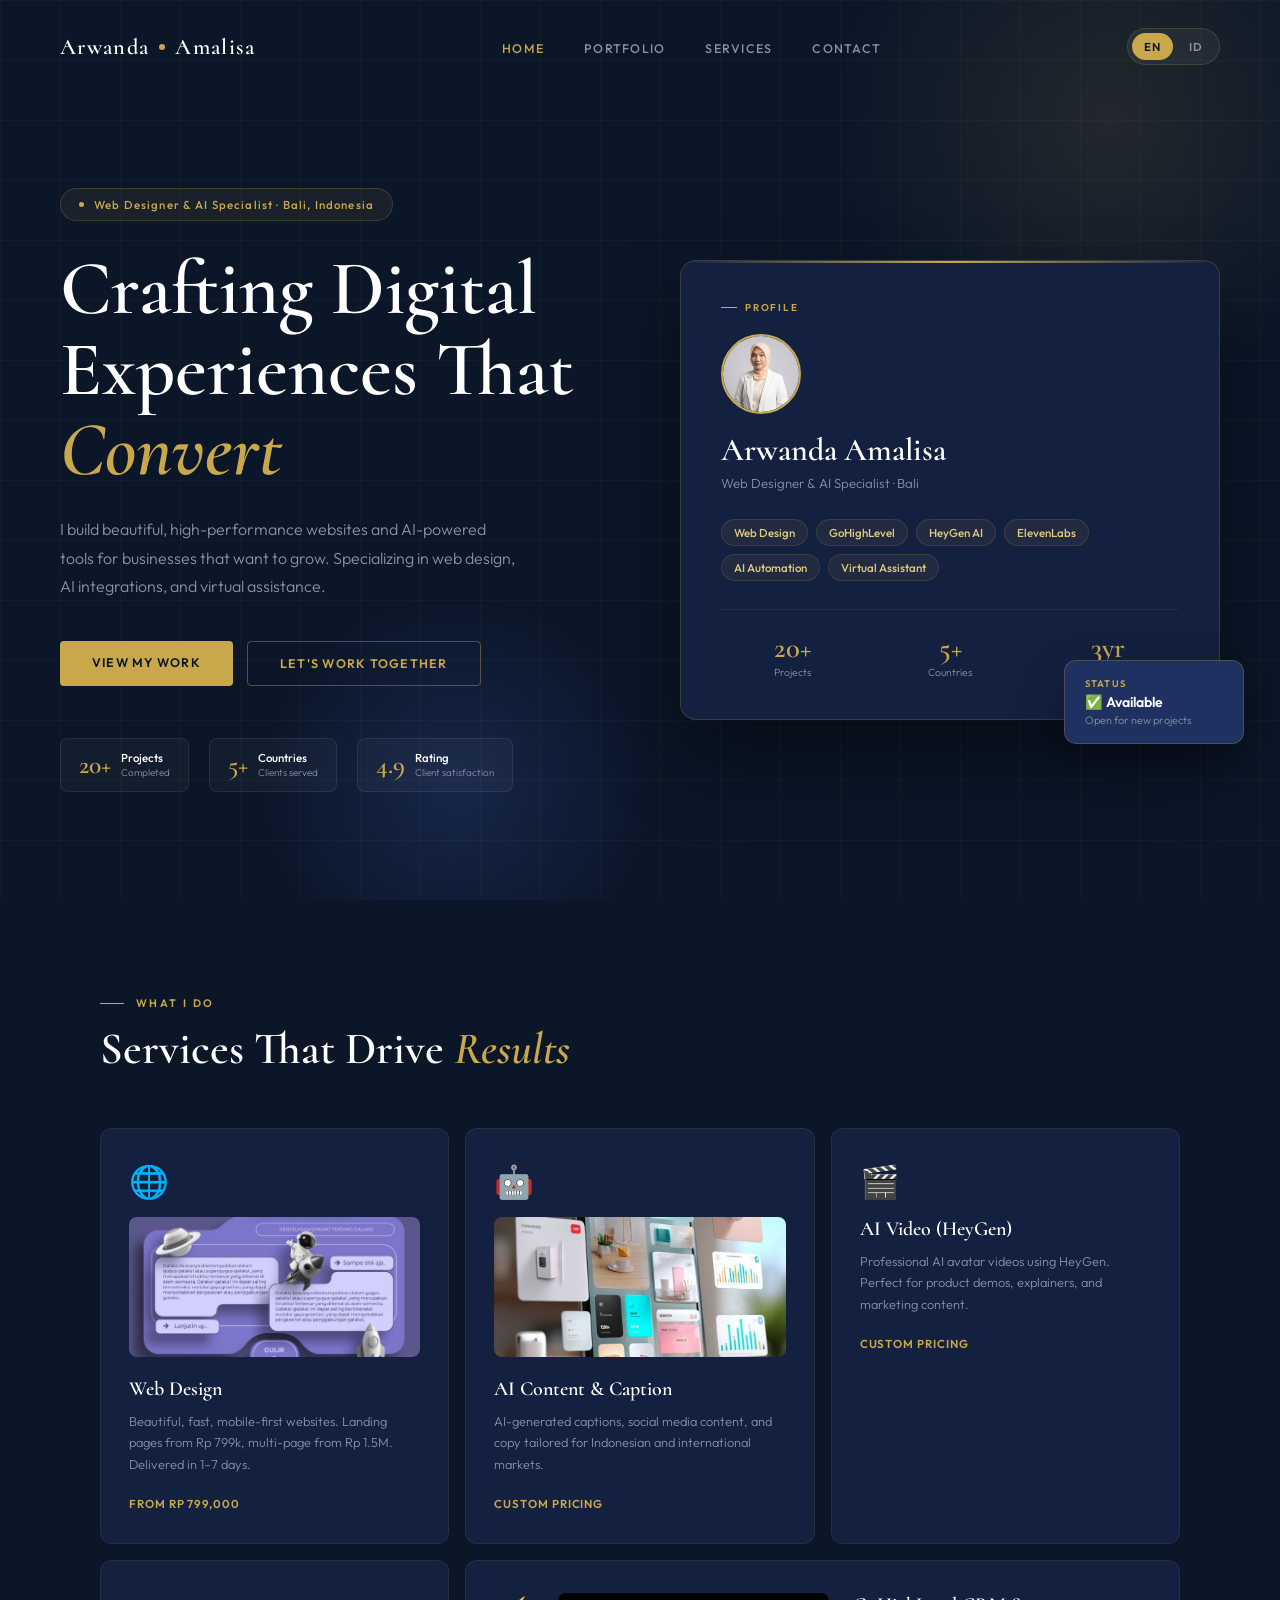
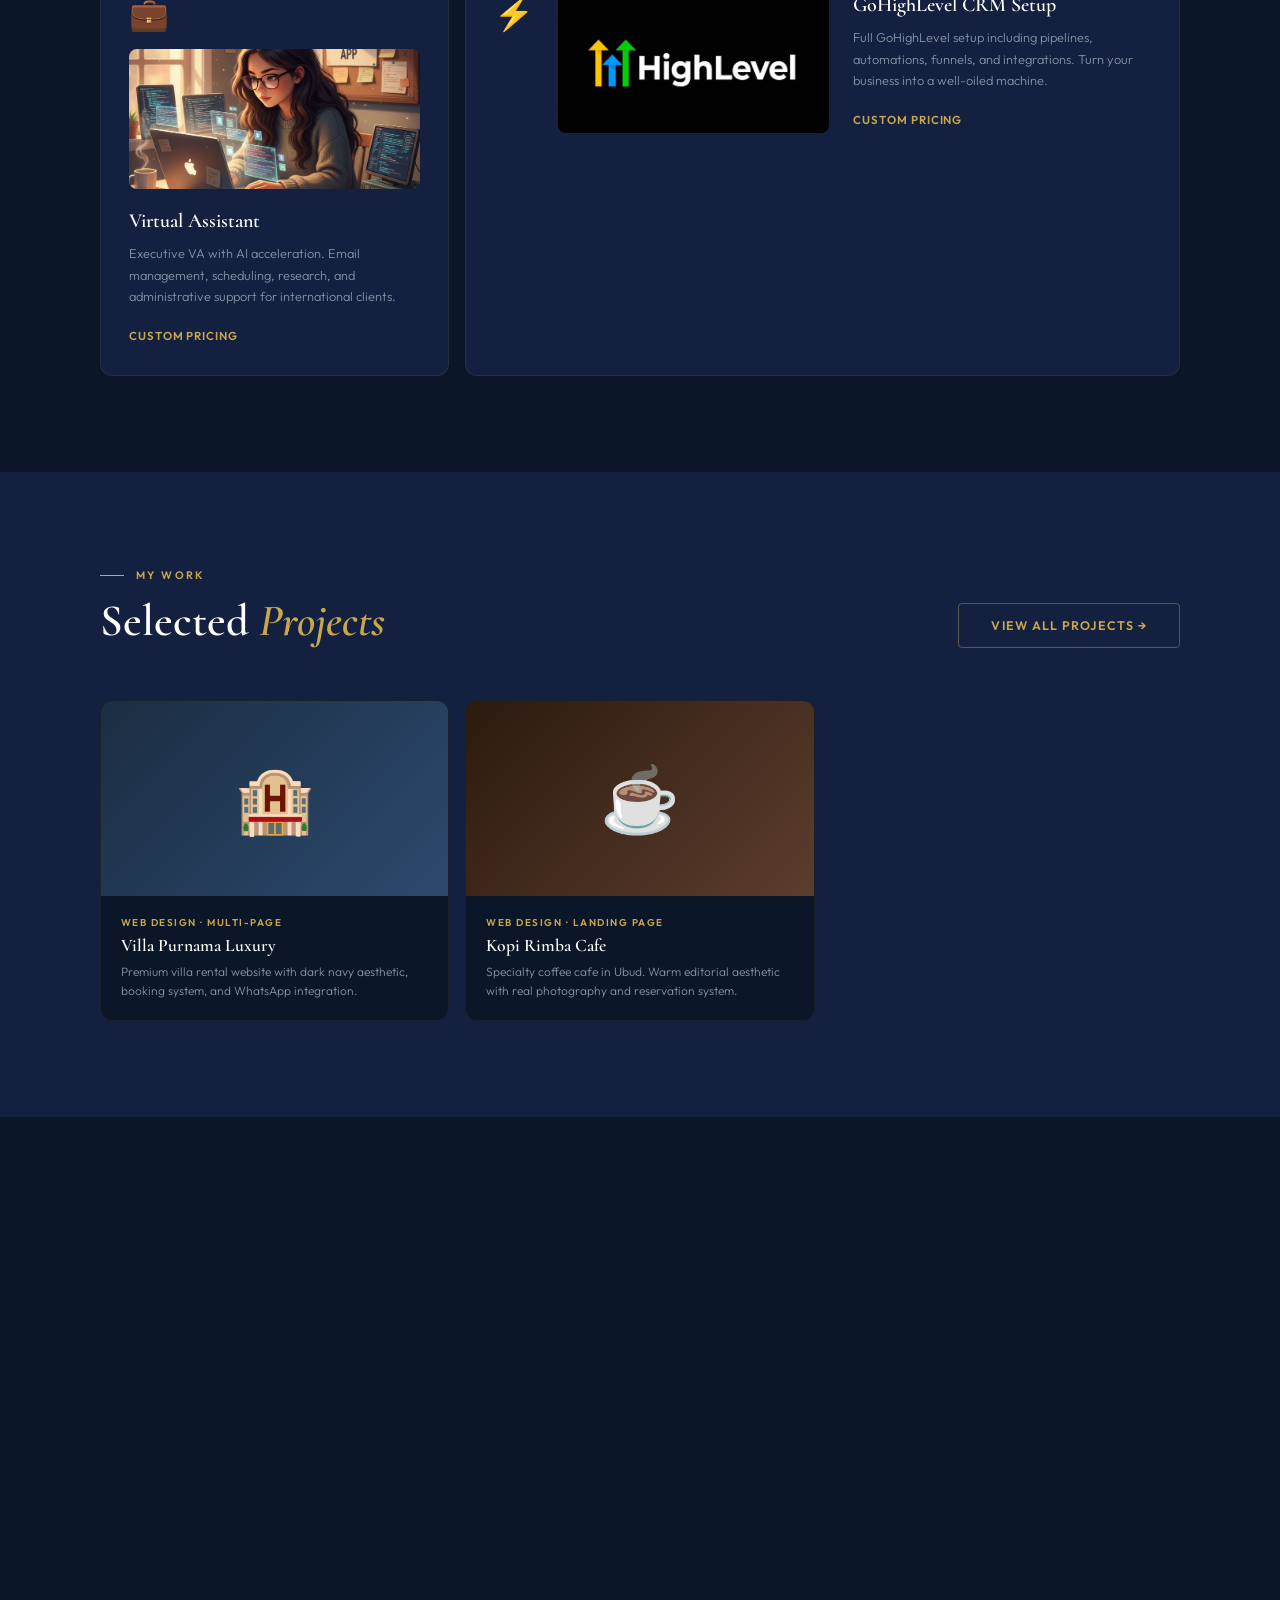
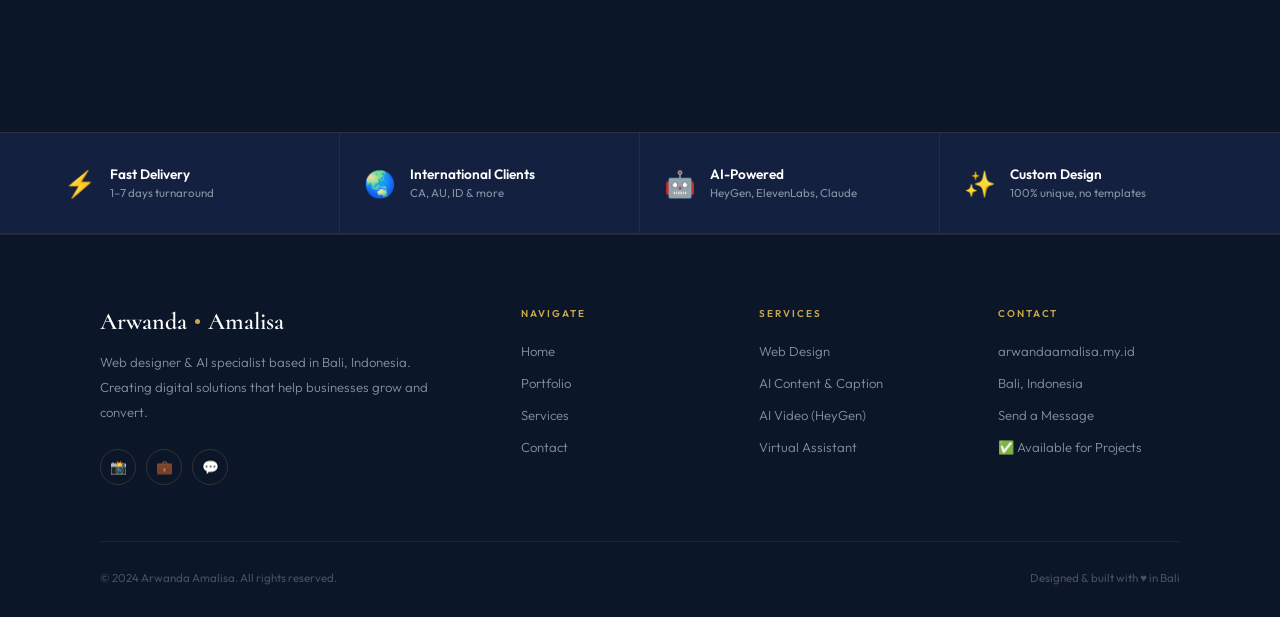
<file: index.html>
<!DOCTYPE html>
<html lang="en">
<head>
<meta charset="UTF-8">
<meta name="viewport" content="width=device-width, initial-scale=1.0">
<title>Arwanda Amalisa — Web Designer & AI Specialist</title>
<link rel="stylesheet" href="shared.css">
<style>
  /* HERO */
  .hero {
    min-height: 100vh;
    display: flex;
    align-items: center;
    position: relative;
    overflow: hidden;
    padding: 0 60px;
  }

  /* ANIMATED BG */
  .hero-bg {
    position: absolute;
    inset: 0;
    pointer-events: none;
  }

  .hero-bg::before {
    content: '';
    position: absolute;
    top: -20%; right: -10%;
    width: 600px; height: 600px;
    background: radial-gradient(circle, rgba(201,168,76,0.12) 0%, transparent 65%);
    animation: pulse 8s ease-in-out infinite;
  }

  .hero-bg::after {
    content: '';
    position: absolute;
    bottom: -10%; left: 20%;
    width: 400px; height: 400px;
    background: radial-gradient(circle, rgba(30,49,96,0.6) 0%, transparent 70%);
    animation: pulse 10s ease-in-out infinite reverse;
  }

  @keyframes pulse {
    0%, 100% { transform: scale(1); opacity: 1; }
    50% { transform: scale(1.1); opacity: 0.7; }
  }

  /* GRID LINES */
  .hero-grid {
    position: absolute;
    inset: 0;
    background-image:
      linear-gradient(rgba(201,168,76,0.04) 1px, transparent 1px),
      linear-gradient(90deg, rgba(201,168,76,0.04) 1px, transparent 1px);
    background-size: 60px 60px;
    pointer-events: none;
  }

  .hero-content {
    position: relative;
    z-index: 2;
    max-width: 1200px;
    margin: 0 auto;
    width: 100%;
    display: grid;
    grid-template-columns: 1fr 1fr;
    gap: 80px;
    align-items: center;
    padding-top: 80px;
  }

  .hero-left {}

  .hero-tag {
    display: inline-flex;
    align-items: center;
    gap: 10px;
    background: rgba(201,168,76,0.08);
    border: 1px solid rgba(201,168,76,0.2);
    color: var(--gold);
    padding: 8px 18px;
    border-radius: 100px;
    font-size: 0.72rem;
    font-weight: 500;
    letter-spacing: 0.1em;
    margin-bottom: 28px;
    animation: fadeUp 0.8s ease both;
  }

  .hero-tag-dot {
    width: 5px; height: 5px;
    background: var(--gold);
    border-radius: 50%;
    animation: blink 2s ease infinite;
  }

  @keyframes blink {
    0%, 100% { opacity: 1; }
    50% { opacity: 0.3; }
  }

  .hero-title {
    font-family: 'Cormorant', serif;
    font-size: clamp(3rem, 6vw, 5.5rem);
    font-weight: 600;
    line-height: 1.05;
    color: var(--white);
    margin-bottom: 24px;
    animation: fadeUp 0.8s 0.1s ease both;
  }

  .hero-title em { font-style: italic; color: var(--gold); }

  .hero-desc {
    font-size: 1rem;
    font-weight: 300;
    line-height: 1.8;
    color: var(--gray);
    max-width: 460px;
    margin-bottom: 40px;
    animation: fadeUp 0.8s 0.2s ease both;
  }

  .hero-cta {
    display: flex;
    gap: 14px;
    flex-wrap: wrap;
    animation: fadeUp 0.8s 0.3s ease both;
  }

  .hero-badges {
    display: flex;
    gap: 20px;
    margin-top: 52px;
    flex-wrap: wrap;
    animation: fadeUp 0.8s 0.4s ease both;
  }

  .h-badge {
    display: flex;
    align-items: center;
    gap: 10px;
    background: rgba(255,255,255,0.03);
    border: 1px solid rgba(255,255,255,0.08);
    padding: 12px 18px;
    border-radius: 8px;
    transition: border-color 0.3s;
  }

  .h-badge:hover { border-color: rgba(201,168,76,0.3); }

  .h-badge-num {
    font-family: 'Cormorant', serif;
    font-size: 1.6rem;
    font-weight: 600;
    color: var(--gold);
    line-height: 1;
  }

  .h-badge-text { font-size: 0.72rem; font-weight: 500; color: var(--white); line-height: 1.3; }
  .h-badge-sub { font-size: 0.62rem; font-weight: 300; color: var(--gray); }

  /* HERO RIGHT — VISUAL */
  .hero-right {
    position: relative;
    animation: fadeUp 0.8s 0.2s ease both;
  }

  .hero-card-main {
    background: var(--navy-mid);
    border: 1px solid rgba(201,168,76,0.2);
    border-radius: 16px;
    padding: 40px;
    position: relative;
    overflow: hidden;
    box-shadow: 0 40px 80px rgba(0,0,0,0.4);
  }

  .hero-card-main::before {
    content: '';
    position: absolute;
    top: 0; left: 0; right: 0;
    height: 2px;
    background: linear-gradient(to right, transparent, var(--gold), transparent);
  }

  .hcm-label {
    font-size: 0.62rem;
    font-weight: 600;
    letter-spacing: 0.18em;
    text-transform: uppercase;
    color: var(--gold);
    margin-bottom: 20px;
    display: flex;
    align-items: center;
    gap: 8px;
  }

  .hcm-label::before { content: ''; width: 16px; height: 1px; background: var(--gold); }

  .hcm-name {
    font-family: 'Cormorant', serif;
    font-size: 2rem;
    font-weight: 600;
    color: var(--white);
    margin-bottom: 6px;
  }

  .hcm-title {
    font-size: 0.82rem;
    font-weight: 300;
    color: var(--gray);
    margin-bottom: 28px;
  }

  .hcm-skills {
    display: flex;
    flex-wrap: wrap;
    gap: 8px;
    margin-bottom: 28px;
  }

  .hcm-skill {
    background: rgba(201,168,76,0.08);
    border: 1px solid rgba(201,168,76,0.15);
    color: var(--gold-light);
    padding: 5px 12px;
    border-radius: 100px;
    font-size: 0.72rem;
    font-weight: 500;
  }

  .hcm-divider {
    height: 1px;
    background: rgba(255,255,255,0.06);
    margin-bottom: 24px;
  }

  .hcm-stats {
    display: grid;
    grid-template-columns: repeat(3, 1fr);
    gap: 16px;
  }

  .hcm-stat { text-align: center; }
  .hcm-stat-num { font-family: 'Cormorant', serif; font-size: 1.8rem; font-weight: 600; color: var(--gold); line-height: 1; }
  .hcm-stat-label { font-size: 0.65rem; font-weight: 300; color: var(--gray); margin-top: 4px; }

  .hero-card-float {
    position: absolute;
    bottom: -24px; right: -24px;
    background: var(--navy-light);
    border: 1px solid rgba(201,168,76,0.25);
    border-radius: 12px;
    padding: 16px 20px;
    box-shadow: 0 20px 48px rgba(0,0,0,0.3);
    min-width: 180px;
  }

  .hcf-label { font-size: 0.6rem; font-weight: 600; letter-spacing: 0.12em; text-transform: uppercase; color: var(--gold); margin-bottom: 4px; }
  .hcf-value { font-weight: 600; font-size: 0.88rem; color: var(--white); }
  .hcf-sub { font-size: 0.68rem; font-weight: 300; color: var(--gray); margin-top: 2px; }

  /* SERVICES PREVIEW */
  .services-preview { background: var(--navy); }

  .services-grid {
    display: grid;
    grid-template-columns: repeat(3, 1fr);
    gap: 16px;
    margin-top: 52px;
  }

  .service-card {
    background: var(--navy-mid);
    border: 1px solid rgba(201,168,76,0.1);
    border-radius: 12px;
    padding: 32px 28px;
    transition: all 0.3s ease;
    position: relative;
    overflow: hidden;
    cursor: pointer;
    text-decoration: none;
    display: block;
    color: inherit;
  }

  .service-card::before {
    content: '';
    position: absolute;
    top: 0; left: 0; right: 0;
    height: 2px;
    background: linear-gradient(to right, var(--gold), transparent);
    transform: scaleX(0);
    transform-origin: left;
    transition: transform 0.4s ease;
  }

  .service-card:hover { border-color: rgba(201,168,76,0.3); transform: translateY(-4px); box-shadow: 0 20px 48px rgba(0,0,0,0.3); }
  .service-card:hover::before { transform: scaleX(1); }

  .sc-icon { font-size: 2rem; margin-bottom: 16px; }
  .sc-name { font-family: 'Cormorant', serif; font-size: 1.25rem; font-weight: 600; color: var(--white); margin-bottom: 10px; }
  .sc-desc { font-size: 0.8rem; font-weight: 300; color: var(--gray); line-height: 1.7; margin-bottom: 20px; }
  .sc-price { font-size: 0.72rem; font-weight: 600; color: var(--gold); letter-spacing: 0.08em; text-transform: uppercase; }

  /* PORTFOLIO PREVIEW */
  .portfolio-preview { background: var(--navy-mid); }

  .portfolio-grid {
    display: grid;
    grid-template-columns: repeat(3, 1fr);
    gap: 16px;
    margin-top: 52px;
  }

  .portfolio-card {
    background: var(--navy);
    border: 1px solid rgba(201,168,76,0.08);
    border-radius: 12px;
    overflow: hidden;
    transition: all 0.3s;
    cursor: pointer;
  }

  .portfolio-card:hover { border-color: rgba(201,168,76,0.25); transform: translateY(-4px); box-shadow: 0 20px 48px rgba(0,0,0,0.4); }

  .pc-img {
    width: 100%; aspect-ratio: 16/9;
    display: flex; align-items: center; justify-content: center;
    font-size: 4rem;
    position: relative;
    overflow: hidden;
  }

  .pc1 { background: linear-gradient(135deg, #1B2D42, #2C4A6E); }
  .pc2 { background: linear-gradient(135deg, #2C1A0E, #5C3D2E); }
  .pc3 { background: linear-gradient(135deg, #1A2C1A, #2D6A4F); }

  .pc-overlay {
    position: absolute;
    inset: 0;
    background: rgba(11,22,40,0.6);
    display: flex;
    align-items: center;
    justify-content: center;
    opacity: 0;
    transition: opacity 0.3s;
  }

  .portfolio-card:hover .pc-overlay { opacity: 1; }

  .pc-view {
    background: var(--gold);
    color: var(--navy);
    padding: 10px 20px;
    border-radius: 4px;
    font-size: 0.72rem;
    font-weight: 700;
    letter-spacing: 0.1em;
    text-transform: uppercase;
  }

  .pc-body { padding: 20px; }

  .pc-tag { font-size: 0.62rem; font-weight: 600; letter-spacing: 0.15em; text-transform: uppercase; color: var(--gold); margin-bottom: 6px; }
  .pc-name { font-family: 'Cormorant', serif; font-size: 1.1rem; font-weight: 600; color: var(--white); margin-bottom: 6px; }
  .pc-desc { font-size: 0.75rem; font-weight: 300; color: var(--gray); line-height: 1.6; }

  /* TESTIMONIAL */
  .testimonial-section { background: var(--navy); }

  .t-card {
    background: var(--navy-mid);
    border: 1px solid rgba(201,168,76,0.1);
    border-radius: 12px;
    padding: 36px;
    transition: all 0.3s;
  }

  .t-card:hover { border-color: rgba(201,168,76,0.25); }

  .t-stars { color: var(--gold); font-size: 0.85rem; margin-bottom: 16px; }
  .t-text { font-family: 'Cormorant', serif; font-size: 1rem; font-style: italic; line-height: 1.8; color: rgba(255,255,255,0.75); margin-bottom: 24px; }
  .t-author { display: flex; align-items: center; gap: 12px; }
  .t-avatar { width: 44px; height: 44px; border-radius: 50%; border: 1px solid rgba(201,168,76,0.3); display: flex; align-items: center; justify-content: center; font-size: 1.1rem; background: var(--navy-light); }
  .t-name { font-weight: 600; font-size: 0.85rem; color: var(--white); }
  .t-role { font-size: 0.72rem; font-weight: 300; color: var(--gray); margin-top: 2px; }

  .t-grid {
    display: grid;
    grid-template-columns: repeat(3, 1fr);
    gap: 16px;
    margin-top: 52px;
  }

  @keyframes fadeUp {
    from { opacity: 0; transform: translateY(32px); }
    to { opacity: 1; transform: translateY(0); }
  }

  @media (max-width: 768px) {
    .hero { padding: 0 20px; }
    .hero-content { grid-template-columns: 1fr; gap: 48px; padding-top: 100px; }
    .hero-right { display: none; }
    .services-grid { grid-template-columns: 1fr; }
    .portfolio-grid { grid-template-columns: 1fr; }
    .t-grid { grid-template-columns: 1fr; }
    .hero-badges { gap: 12px; }
  }
</style>
</head>
<body>

<!-- NAV -->
<nav id="nav">
  <a href="index.html" class="nav-logo">Arwanda <span class="nav-logo-dot"></span> Amalisa</a>
  <ul class="nav-links">
    <li><a href="index.html" class="active" data-en="Home" data-id="Beranda">Home</a></li>
    <li><a href="portfolio.html" data-en="Portfolio" data-id="Portfolio">Portfolio</a></li>
    <li><a href="services.html" data-en="Services" data-id="Layanan">Services</a></li>
    <li><a href="contact.html" data-en="Contact" data-id="Kontak">Contact</a></li>
  </ul>
  <div class="nav-lang">
    <button class="lang-btn" data-lang="en">EN</button>
    <button class="lang-btn" data-lang="id">ID</button>
  </div>
</nav>

<!-- HERO -->
<section class="hero">
  <div class="hero-bg"></div>
  <div class="hero-grid"></div>
  <div class="hero-content">
    <div class="hero-left">
      <div class="hero-tag">
        <span class="hero-tag-dot"></span>
        <span data-en="Web Designer & AI Specialist · Bali, Indonesia" data-id="Web Designer & AI Specialist · Bali, Indonesia">Web Designer & AI Specialist · Bali, Indonesia</span>
      </div>
      <h1 class="hero-title" data-en="Crafting Digital<br>Experiences That <em>Convert</em>" data-id="Website & AI Tools<br>yang <em>Menghasilkan</em>">
        Crafting Digital<br>Experiences That <em>Convert</em>
      </h1>
      <p class="hero-desc" data-en="I build beautiful, high-performance websites and AI-powered tools for businesses that want to grow. Specializing in web design, AI integrations, and virtual assistance." data-id="Saya membangun website profesional dan tools berbasis AI untuk bisnis yang ingin berkembang. Spesialis web design, integrasi AI, dan virtual assistant.">
        I build beautiful, high-performance websites and AI-powered tools for businesses that want to grow. Specializing in web design, AI integrations, and virtual assistance.
      </p>
      <div class="hero-cta">
        <a href="portfolio.html" class="btn-gold" data-en="View My Work" data-id="Lihat Portfolio">View My Work</a>
        <a href="contact.html" class="btn-outline" data-en="Let's Work Together" data-id="Hubungi Saya">Let's Work Together</a>
      </div>
      <div class="hero-badges">
        <div class="h-badge">
          <div class="h-badge-num">20+</div>
          <div><div class="h-badge-text" data-en="Projects" data-id="Proyek">Projects</div><div class="h-badge-sub" data-en="Completed" data-id="Selesai">Completed</div></div>
        </div>
        <div class="h-badge">
          <div class="h-badge-num">5+</div>
          <div><div class="h-badge-text" data-en="Countries" data-id="Negara">Countries</div><div class="h-badge-sub" data-en="Clients served" data-id="Klien dilayani">Clients served</div></div>
        </div>
        <div class="h-badge">
          <div class="h-badge-num">4.9</div>
          <div><div class="h-badge-text" data-en="Rating" data-id="Rating">Rating</div><div class="h-badge-sub" data-en="Client satisfaction" data-id="Kepuasan klien">Client satisfaction</div></div>
        </div>
      </div>
    </div>
    <div class="hero-right">
      <div class="hero-card-main">
        <div class="hcm-label">Profile</div>
        <img src="photo wanda.jpeg" alt="Arwanda Amalisa" style="width:80px;height:80px;border-radius:50%;object-fit:cover;border:2px solid #C9A84C;display:block;margin-bottom:16px;">
        <div class="hcm-name">Arwanda Amalisa</div>
        <div class="hcm-title" data-en="Web Designer & AI Specialist · Bali" data-id="Web Designer & AI Specialist · Bali">Web Designer & AI Specialist · Bali</div>
        <div class="hcm-skills">
          <span class="hcm-skill">Web Design</span>
          <span class="hcm-skill">GoHighLevel</span>
          <span class="hcm-skill">HeyGen AI</span>
          <span class="hcm-skill">ElevenLabs</span>
          <span class="hcm-skill">AI Automation</span>
          <span class="hcm-skill">Virtual Assistant</span>
        </div>
        <div class="hcm-divider"></div>
        <div class="hcm-stats">
          <div class="hcm-stat"><div class="hcm-stat-num">20+</div><div class="hcm-stat-label" data-en="Projects" data-id="Proyek">Projects</div></div>
          <div class="hcm-stat"><div class="hcm-stat-num">5+</div><div class="hcm-stat-label" data-en="Countries" data-id="Negara">Countries</div></div>
          <div class="hcm-stat"><div class="hcm-stat-num">3yr</div><div class="hcm-stat-label" data-en="Experience" data-id="Pengalaman">Experience</div></div>
        </div>
      </div>
      <div class="hero-card-float">
        <div class="hcf-label" data-en="Status" data-id="Status">Status</div>
        <div class="hcf-value">✅ <span data-en="Available" data-id="Tersedia">Available</span></div>
        <div class="hcf-sub" data-en="Open for new projects" data-id="Terbuka untuk proyek baru">Open for new projects</div>
      </div>
    </div>
  </div>
</section>

<!-- SERVICES PREVIEW -->
<section class="services-preview">
  <div class="container">
    <div class="section-label fade-up" data-en="What I Do" data-id="Layanan Saya">What I Do</div>
    <h2 class="section-title fade-up" data-en="Services That Drive <em>Results</em>" data-id="Solusi Digital yang <em>Menghasilkan</em>">Services That Drive <em>Results</em></h2>
    <div class="services-grid">
      <a href="services.html" class="service-card fade-up">
        <div class="sc-icon">🌐</div>
<img src="web - design.jpg" alt="Web Design" style="width:100%;height:140px;object-fit:cover;border-radius:8px;margin-bottom:16px;">
        <div class="sc-name" data-en="Web Design" data-id="Web Design">Web Design</div>
        <p class="sc-desc" data-en="Beautiful, fast, mobile-first websites. Landing pages from Rp 799k, multi-page from Rp 1.5M. Delivered in 1–7 days." data-id="Website cantik, cepat, dan mobile-first. Landing page mulai Rp 799k, multi-page mulai Rp 1,5jt. Selesai dalam 1–7 hari.">Beautiful, fast, mobile-first websites. Landing pages from Rp 799k, multi-page from Rp 1.5M. Delivered in 1–7 days.</p>
        <div class="sc-price" data-en="From Rp 799,000" data-id="Mulai Rp 799.000">From Rp 799,000</div>
      </a>
      <a href="services.html" class="service-card fade-up">
        <div class="sc-icon">🤖</div>
<img src="al content caption.jpg" alt="Al Content & Caption" style="width:100%;height:140px;object-fit:cover;border-radius:8px;margin-bottom:16px;">
        <div class="sc-name" data-en="AI Content & Caption" data-id="AI Konten & Caption">AI Content & Caption</div>
        <p class="sc-desc" data-en="AI-generated captions, social media content, and copy tailored for Indonesian and international markets." data-id="Caption berbasis AI, konten media sosial, dan copywriting untuk pasar Indonesia dan internasional.">AI-generated captions, social media content, and copy tailored for Indonesian and international markets.</p>
        <div class="sc-price" data-en="Custom Pricing" data-id="Harga Menyesuaikan">Custom Pricing</div>
      </a>
      <a href="services.html" class="service-card fade-up">
        <div class="sc-icon">🎬</div>
        <div class="sc-name" data-en="AI Video (HeyGen)" data-id="AI Video (HeyGen)">AI Video (HeyGen)</div>
        <p class="sc-desc" data-en="Professional AI avatar videos using HeyGen. Perfect for product demos, explainers, and marketing content." data-id="Video AI avatar profesional menggunakan HeyGen. Cocok untuk demo produk, explainer, dan konten marketing.">Professional AI avatar videos using HeyGen. Perfect for product demos, explainers, and marketing content.</p>
        <div class="sc-price" data-en="Custom Pricing" data-id="Harga Menyesuaikan">Custom Pricing</div>
      </a>
      <a href="services.html" class="service-card fade-up">
        <div class="sc-icon">💼</div>
        <img src="virtual assisatant.jpg" alt="Virtual Assistant" style="width:100%;height:140px;object-fit:cover;border-radius:8px;margin-bottom:16px;">
        <div class="sc-name" data-en="Virtual Assistant" data-id="Virtual Assistant">Virtual Assistant</div>
        <p class="sc-desc" data-en="Executive VA with AI acceleration. Email management, scheduling, research, and administrative support for international clients." data-id="VA eksekutif dengan akselerasi AI. Manajemen email, penjadwalan, riset, dan dukungan administratif untuk klien internasional.">Executive VA with AI acceleration. Email management, scheduling, research, and administrative support.</p>
        <div class="sc-price" data-en="Custom Pricing" data-id="Harga Menyesuaikan">Custom Pricing</div>
      </a>
      <a href="services.html" class="service-card fade-up" style="grid-column: span 2;">
        <div style="display:flex;gap:24px;align-items:flex-start;">
          <div class="sc-icon">⚡</div>
          <img src="gohighlevel.jpg" alt="GoHighLevel" style="width:100%;height:140px;object-fit:cover;border-radius:8px;margin-bottom:16px;">
          <div>
            <div class="sc-name" data-en="GoHighLevel CRM Setup" data-id="Setup GoHighLevel CRM">GoHighLevel CRM Setup</div>
            <p class="sc-desc" data-en="Full GoHighLevel setup including pipelines, automations, funnels, and integrations. Turn your business into a well-oiled machine." data-id="Setup GoHighLevel lengkap termasuk pipeline, automasi, funnel, dan integrasi. Ubah bisnis Anda menjadi mesin yang efisien.">Full GoHighLevel setup including pipelines, automations, funnels, and integrations. Turn your business into a well-oiled machine.</p>
            <div class="sc-price" data-en="Custom Pricing" data-id="Harga Menyesuaikan">Custom Pricing</div>
          </div>
        </div>
      </a>
    </div>
  </div>
</section>

<!-- PORTFOLIO PREVIEW -->
<section class="portfolio-preview">
  <div class="container">
    <div style="display:flex;justify-content:space-between;align-items:flex-end;margin-bottom:52px;flex-wrap:wrap;gap:16px;">
      <div>
        <div class="section-label fade-up" data-en="My Work" data-id="Karya Saya">My Work</div>
        <h2 class="section-title fade-up" data-en="Selected <em>Projects</em>" data-id="Portfolio <em>Terpilih</em>">Selected <em>Projects</em></h2>
      </div>
      <a href="portfolio.html" class="btn-outline fade-up" data-en="View All Projects →" data-id="Lihat Semua →">View All Projects →</a>
    </div>
    <div class="portfolio-grid">
      <div class="portfolio-card fade-up">
        <div class="pc-img pc1">🏨<div class="pc-overlay"><div class="pc-view">View Project</div></div></div>
        <div class="pc-body">
          <div class="pc-tag" data-en="Web Design · Multi-page" data-id="Web Design · Multi-halaman">Web Design · Multi-page</div>
          <div class="pc-name">Villa Purnama Luxury</div>
          <p class="pc-desc" data-en="Premium villa rental website with dark navy aesthetic, booking system, and WhatsApp integration." data-id="Website villa mewah dengan estetika navy gelap, sistem booking, dan integrasi WhatsApp.">Premium villa rental website with dark navy aesthetic, booking system, and WhatsApp integration.</p>
        </div>
      </div>
      <div class="portfolio-card fade-up">
        <div class="pc-img pc2">☕<div class="pc-overlay"><div class="pc-view">View Project</div></div></div>
        <div class="pc-body">
          <div class="pc-tag" data-en="Web Design · Landing Page" data-id="Web Design · Landing Page">Web Design · Landing Page</div>
          <div class="pc-name">Kopi Rimba Cafe</div>
          <p class="pc-desc" data-en="Specialty coffee cafe in Ubud. Warm editorial aesthetic with real photography and reservation system." data-id="Kafe kopi specialty di Ubud. Estetika editorial hangat dengan foto asli dan sistem reservasi.">Specialty coffee cafe in Ubud. Warm editorial aesthetic with real photography and reservation system.</p>
        </div>
      </div>
      <div class="portfolio-card fade-up">
        <div class="pc-img pc3">🛍️<div class="pc-overlay"><div class="pc-view">View Project</div></div></div>
        <div class="pc-body">
          <div class="pc-tag" data-en="Web Design · E-Commerce" data-id="Web Design · E-Commerce">Web Design · E-Commerce</div>
          <div class="pc-name">Dapur Nusantara</div>
          <p class="pc-desc" data-en="Bold UMKM e-commerce with cart system, product filtering, and WhatsApp checkout integration." data-id="E-commerce UMKM bold dengan sistem keranjang, filter produk, dan checkout via WhatsApp.">Bold UMKM e-commerce with cart system, product filtering, and WhatsApp checkout integration.</p>
        </div>
      </div>
    </div>
  </div>
</section>

<!-- TESTIMONIALS -->
<section class="testimonial-section">
  <div class="container">
    <div class="section-label fade-up" data-en="Client Reviews" data-id="Ulasan Klien">Client Reviews</div>
    <h2 class="section-title fade-up" data-en="What Clients <em>Say</em>" data-id="Kata <em>Klien</em>">What Clients <em>Say</em></h2>
    <div class="t-grid">
      <div class="t-card fade-up">
        <div class="t-stars">★★★★★</div>
        <p class="t-text" data-en='"Arwanda delivered our website in just 3 days and it looked incredible. The design was modern, fast, and exactly what we envisioned. Highly recommend!"' data-id='"Arwanda menyelesaikan website kami dalam 3 hari dan hasilnya luar biasa. Desainnya modern, cepat, dan sesuai ekspektasi. Sangat direkomendasikan!"'>"Arwanda delivered our website in just 3 days and it looked incredible. The design was modern, fast, and exactly what we envisioned. Highly recommend!"</p>
        <div class="t-author">
          <div class="t-avatar">🇨🇦</div>
          <div>
            <div class="t-name">Michael Chen</div>
            <div class="t-role" data-en="Business Owner · Canada" data-id="Pemilik Bisnis · Kanada">Business Owner · Canada</div>
          </div>
        </div>
      </div>
      <div class="t-card fade-up">
        <div class="t-stars">★★★★★</div>
        <p class="t-text" data-en='"The AI video she created for our product launch using HeyGen was professional and engaging. Our conversion rate increased by 40% after using it!"' data-id='"Video AI yang dibuat untuk peluncuran produk kami sangat profesional. Conversion rate kami naik 40% setelahnya!"'>"The AI video she created for our product launch using HeyGen was professional and engaging. Our conversion rate increased by 40% after using it!"</p>
        <div class="t-author">
          <div class="t-avatar">🇮🇩</div>
          <div>
            <div class="t-name">Rina Susanti</div>
            <div class="t-role" data-en="E-Commerce Owner · Jakarta" data-id="Pemilik E-Commerce · Jakarta">E-Commerce Owner · Jakarta</div>
          </div>
        </div>
      </div>
      <div class="t-card fade-up">
        <div class="t-stars">★★★★★</div>
        <p class="t-text" data-en='"Arwanda set up our entire GoHighLevel CRM from scratch. The automations she built save us 10+ hours every week. Best investment we made this year."' data-id='"Arwanda setup GoHighLevel CRM kami dari nol. Automasi yang dibuatnya menghemat 10+ jam per minggu. Investasi terbaik tahun ini."'>"Arwanda set up our entire GoHighLevel CRM from scratch. The automations she built save us 10+ hours every week. Best investment we made this year."</p>
        <div class="t-author">
          <div class="t-avatar">🇦🇺</div>
          <div>
            <div class="t-name">James Wilson</div>
            <div class="t-role" data-en="Agency Director · Australia" data-id="Direktur Agensi · Australia">Agency Director · Australia</div>
          </div>
        </div>
      </div>
    </div>
  </div>
</section>

<!-- FEATURES BAR -->
<div class="features-bar">
  <div class="container" style="padding:0">
    <div class="features-grid">
      <div class="feature-item"><div class="feature-icon">⚡</div><div><div class="feature-title" data-en="Fast Delivery" data-id="Pengiriman Cepat">Fast Delivery</div><div class="feature-desc" data-en="1–7 days turnaround" data-id="Selesai 1–7 hari">1–7 days turnaround</div></div></div>
      <div class="feature-item"><div class="feature-icon">🌏</div><div><div class="feature-title" data-en="International Clients" data-id="Klien Internasional">International Clients</div><div class="feature-desc" data-en="CA, AU, ID & more" data-id="CA, AU, ID & lainnya">CA, AU, ID & more</div></div></div>
      <div class="feature-item"><div class="feature-icon">🤖</div><div><div class="feature-title" data-en="AI-Powered" data-id="Berbasis AI">AI-Powered</div><div class="feature-desc" data-en="HeyGen, ElevenLabs, Claude" data-id="HeyGen, ElevenLabs, Claude">HeyGen, ElevenLabs, Claude</div></div></div>
      <div class="feature-item"><div class="feature-icon">✨</div><div><div class="feature-title" data-en="Custom Design" data-id="Desain Kustom">Custom Design</div><div class="feature-desc" data-en="100% unique, no templates" data-id="100% unik, tanpa template">100% unique, no templates</div></div></div>
    </div>
  </div>
</div>

<!-- FOOTER -->
<footer>
  <div class="container">
    <div class="footer-grid">
      <div>
        <div class="footer-logo">Arwanda <span class="footer-logo-dot"></span> Amalisa</div>
        <p class="footer-desc" data-en="Web designer & AI specialist based in Bali, Indonesia. Creating digital solutions that help businesses grow and convert." data-id="Web designer & AI specialist berbasis di Bali. Menciptakan solusi digital yang membantu bisnis berkembang.">Web designer & AI specialist based in Bali, Indonesia.</p>
        <div class="footer-social">
          <a href="#" class="fs-btn">📸</a>
          <a href="#" class="fs-btn">💼</a>
          <a href="#" class="fs-btn">💬</a>
        </div>
      </div>
      <div>
        <div class="footer-heading" data-en="Navigate" data-id="Navigasi">Navigate</div>
        <ul class="footer-links">
          <li><a href="index.html" data-en="Home" data-id="Beranda">Home</a></li>
          <li><a href="portfolio.html" data-en="Portfolio" data-id="Portfolio">Portfolio</a></li>
          <li><a href="services.html" data-en="Services" data-id="Layanan">Services</a></li>
          <li><a href="contact.html" data-en="Contact" data-id="Kontak">Contact</a></li>
        </ul>
      </div>
      <div>
        <div class="footer-heading" data-en="Services" data-id="Layanan">Services</div>
        <ul class="footer-links">
          <li><a href="services.html">Web Design</a></li>
          <li><a href="services.html">AI Content & Caption</a></li>
          <li><a href="services.html">AI Video (HeyGen)</a></li>
          <li><a href="services.html">Virtual Assistant</a></li>
        </ul>
      </div>
      <div>
        <div class="footer-heading" data-en="Contact" data-id="Kontak">Contact</div>
        <ul class="footer-links">
          <li><a href="#">arwandaamalisa.my.id</a></li>
          <li><a href="#">Bali, Indonesia</a></li>
          <li><a href="contact.html" data-en="Send a Message" data-id="Kirim Pesan">Send a Message</a></li>
          <li><a href="#" data-en="✅ Available for Projects" data-id="✅ Tersedia untuk Proyek">✅ Available for Projects</a></li>
        </ul>
      </div>
    </div>
    <div class="footer-bottom">
      <div class="footer-copy">© 2024 Arwanda Amalisa. All rights reserved.</div>
      <div class="footer-credit">Designed & built with ♥ in Bali</div>
    </div>
  </div>
</footer>

<script src="shared.js"></script>
</body>
</html>
</file>
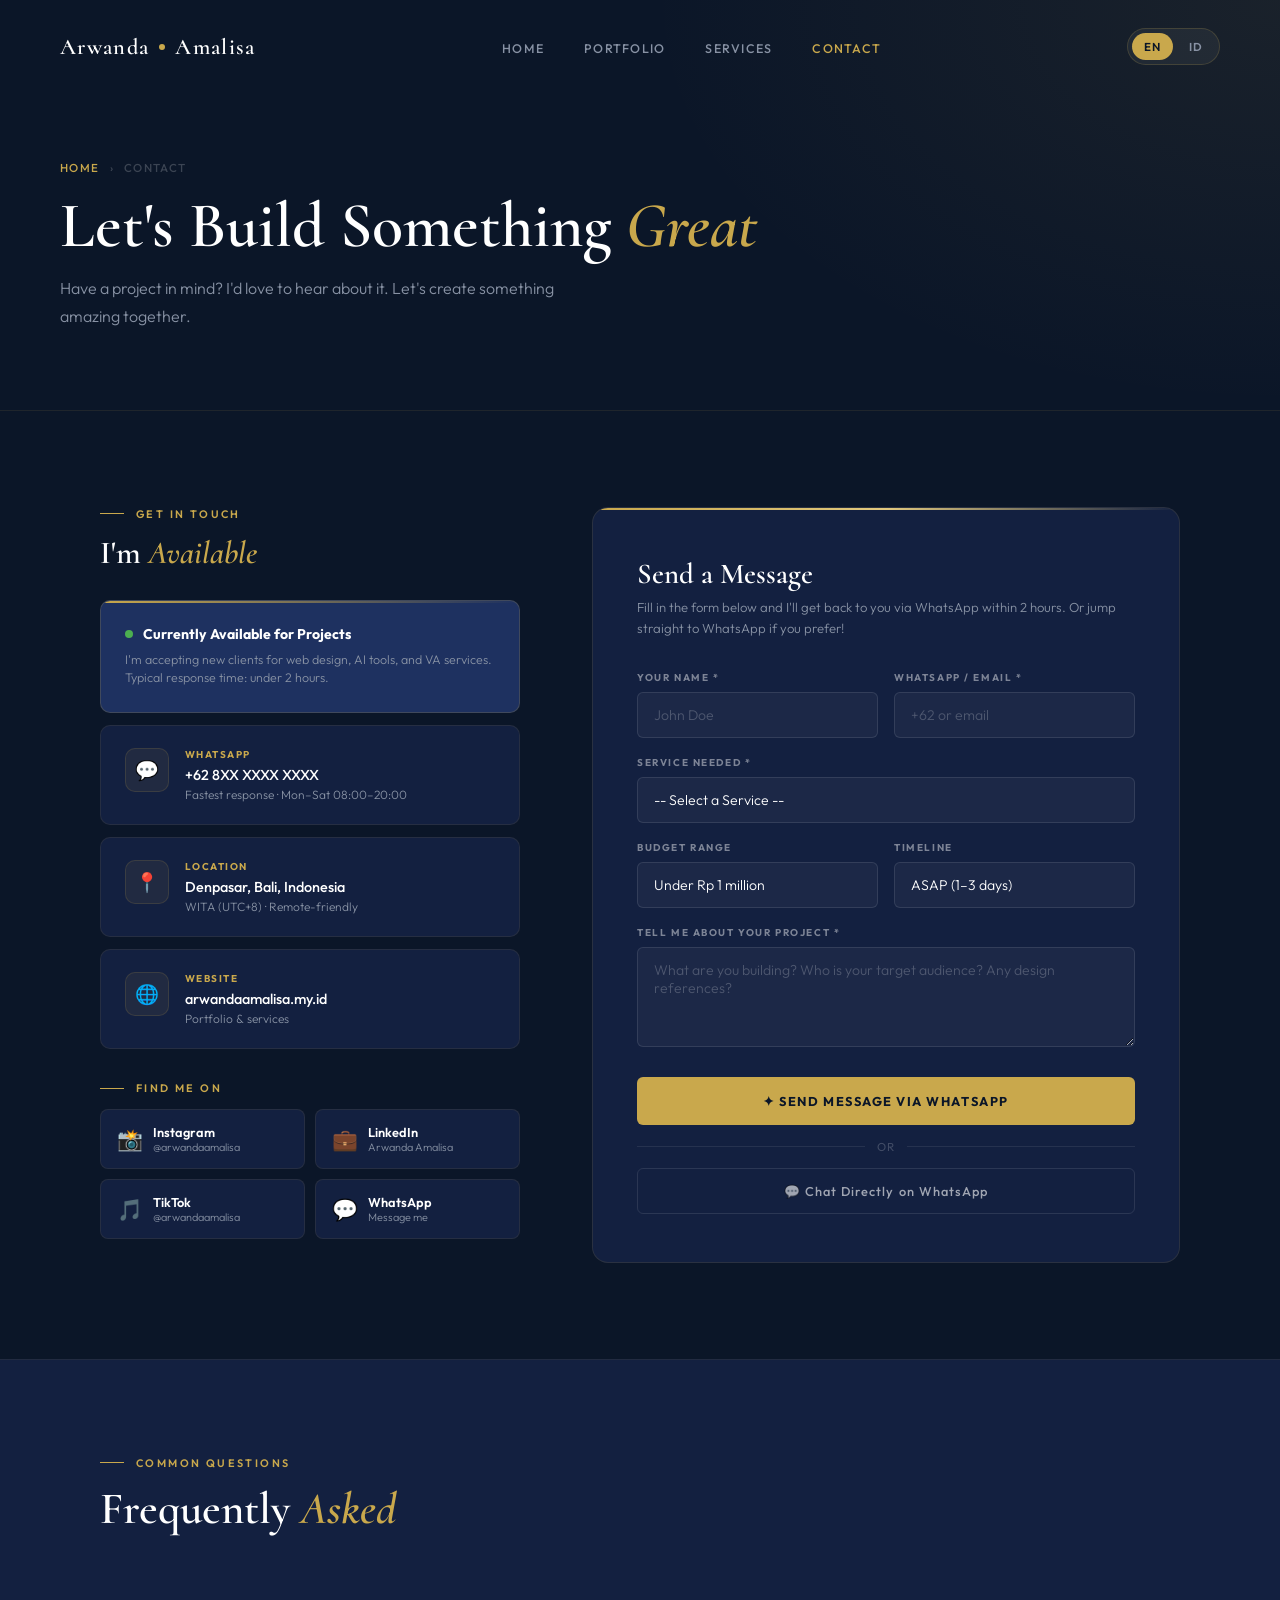
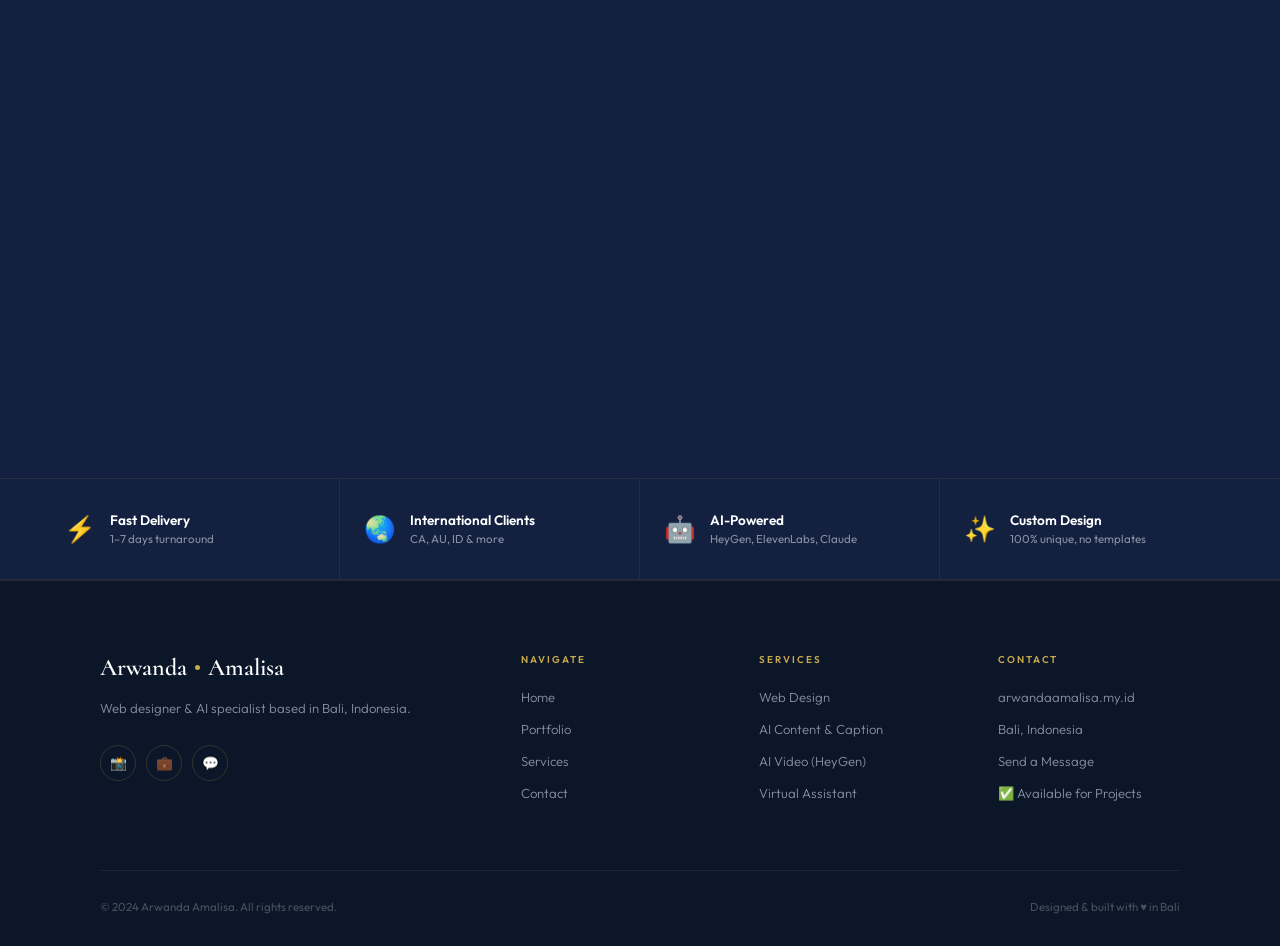
<file: aw-contact (1).html>
<!DOCTYPE html>
<html lang="en">
<head>
<meta charset="UTF-8">
<meta name="viewport" content="width=device-width, initial-scale=1.0">
<title>Contact — Arwanda Amalisa</title>
<link rel="stylesheet" href="shared.css">
<style>
  .contact-section { background: var(--navy); }

  .contact-grid {
    display: grid;
    grid-template-columns: 1fr 1.4fr;
    gap: 72px;
    align-items: start;
  }

  /* INFO */
  .info-block { margin-bottom: 32px; }

  .info-card {
    display: flex;
    gap: 16px;
    align-items: flex-start;
    padding: 22px 24px;
    background: var(--navy-mid);
    border: 1px solid rgba(201,168,76,0.1);
    border-radius: 10px;
    margin-bottom: 12px;
    transition: all 0.3s;
  }

  .info-card:hover { border-color: rgba(201,168,76,0.25); }

  .info-icon {
    width: 44px; height: 44px;
    background: rgba(201,168,76,0.08);
    border: 1px solid rgba(201,168,76,0.15);
    border-radius: 10px;
    display: flex; align-items: center; justify-content: center;
    font-size: 1.2rem;
    flex-shrink: 0;
  }

  .info-label { font-size: 0.62rem; font-weight: 700; letter-spacing: 0.15em; text-transform: uppercase; color: var(--gold); margin-bottom: 4px; }
  .info-value { font-weight: 500; font-size: 0.9rem; color: var(--white); line-height: 1.4; }
  .info-sub { font-size: 0.75rem; font-weight: 300; color: var(--gray); margin-top: 2px; }

  /* AVAILABILITY */
  .avail-card {
    background: var(--navy-light);
    border: 1px solid rgba(201,168,76,0.2);
    border-radius: 10px;
    padding: 24px;
    margin-bottom: 12px;
    position: relative;
    overflow: hidden;
  }

  .avail-card::before {
    content: '';
    position: absolute;
    top: 0; left: 0; right: 0;
    height: 2px;
    background: linear-gradient(to right, var(--gold), transparent);
  }

  .avail-status { display: flex; align-items: center; gap: 10px; margin-bottom: 8px; }
  .avail-dot { width: 8px; height: 8px; background: #4CAF50; border-radius: 50%; animation: blink 2s ease infinite; }
  @keyframes blink { 0%,100%{opacity:1} 50%{opacity:0.4} }
  .avail-text { font-weight: 700; font-size: 0.88rem; color: var(--white); }
  .avail-desc { font-size: 0.78rem; font-weight: 300; color: var(--gray); line-height: 1.5; }

  /* SOCIAL */
  .social-grid { display: grid; grid-template-columns: 1fr 1fr; gap: 10px; margin-top: 8px; }

  .social-btn {
    display: flex;
    align-items: center;
    gap: 10px;
    padding: 14px 16px;
    background: var(--navy-mid);
    border: 1px solid rgba(201,168,76,0.1);
    border-radius: 8px;
    text-decoration: none;
    transition: all 0.3s;
    cursor: pointer;
  }

  .social-btn:hover { border-color: rgba(201,168,76,0.3); background: rgba(201,168,76,0.04); }
  .social-icon { font-size: 1.3rem; }
  .social-name { font-size: 0.8rem; font-weight: 600; color: var(--white); }
  .social-handle { font-size: 0.68rem; font-weight: 300; color: var(--gray); }

  /* FORM */
  .contact-form {
    background: var(--navy-mid);
    border: 1px solid rgba(201,168,76,0.12);
    border-radius: 16px;
    padding: 48px 44px;
    position: relative;
    overflow: hidden;
  }

  .contact-form::before {
    content: '';
    position: absolute;
    top: 0; left: 0; right: 0;
    height: 2px;
    background: linear-gradient(to right, var(--gold), var(--gold-light), transparent);
  }

  .form-title { font-family: 'Cormorant', serif; font-size: 1.8rem; font-weight: 600; color: var(--white); margin-bottom: 6px; }
  .form-sub { font-size: 0.82rem; font-weight: 300; color: var(--gray); margin-bottom: 32px; line-height: 1.6; }

  .form-group { margin-bottom: 18px; }

  .form-label {
    display: block;
    font-size: 0.62rem;
    font-weight: 700;
    letter-spacing: 0.16em;
    text-transform: uppercase;
    color: rgba(255,255,255,0.45);
    margin-bottom: 8px;
  }

  .form-input, .form-select, .form-textarea {
    width: 100%;
    padding: 13px 16px;
    background: rgba(255,255,255,0.04);
    border: 1px solid rgba(255,255,255,0.1);
    border-radius: 6px;
    font-family: 'Outfit', sans-serif;
    font-size: 0.88rem;
    font-weight: 300;
    color: var(--white);
    outline: none;
    transition: all 0.25s;
    appearance: none;
  }

  .form-input::placeholder, .form-textarea::placeholder { color: rgba(255,255,255,0.22); }

  .form-input:focus, .form-select:focus, .form-textarea:focus {
    border-color: rgba(201,168,76,0.5);
    background: rgba(201,168,76,0.04);
    box-shadow: 0 0 0 3px rgba(201,168,76,0.06);
  }

  .form-select option { background: var(--navy-mid); color: var(--white); }
  .form-textarea { resize: vertical; min-height: 100px; }

  .form-row { display: grid; grid-template-columns: 1fr 1fr; gap: 16px; }

  .form-submit {
    width: 100%;
    background: var(--gold);
    color: var(--navy);
    padding: 16px;
    border: none;
    border-radius: 6px;
    font-family: 'Outfit', sans-serif;
    font-size: 0.8rem;
    font-weight: 700;
    letter-spacing: 0.12em;
    text-transform: uppercase;
    cursor: pointer;
    margin-top: 8px;
    transition: all 0.3s;
    position: relative;
    overflow: hidden;
  }

  .form-submit:hover { background: var(--gold-light); box-shadow: 0 8px 28px rgba(201,168,76,0.25); transform: translateY(-1px); }

  .form-wa {
    width: 100%;
    background: transparent;
    color: rgba(255,255,255,0.6);
    padding: 14px;
    border: 1px solid rgba(255,255,255,0.1);
    border-radius: 6px;
    font-family: 'Outfit', sans-serif;
    font-size: 0.8rem;
    font-weight: 500;
    letter-spacing: 0.08em;
    cursor: pointer;
    margin-top: 10px;
    text-decoration: none;
    display: block;
    text-align: center;
    transition: all 0.3s;
  }

  .form-wa:hover { background: rgba(37,211,102,0.08); border-color: rgba(37,211,102,0.3); color: #25D366; }

  .form-divider { display: flex; align-items: center; gap: 12px; margin: 14px 0; color: rgba(255,255,255,0.2); font-size: 0.72rem; letter-spacing: 0.1em; text-transform: uppercase; }
  .form-divider::before, .form-divider::after { content: ''; flex: 1; height: 1px; background: rgba(255,255,255,0.08); }

  /* FAQ */
  .faq-section { background: var(--navy-mid); border-top: 1px solid rgba(201,168,76,0.08); }

  .faq-grid { display: grid; grid-template-columns: 1fr 1fr; gap: 14px; margin-top: 48px; }

  .faq-item {
    background: var(--navy);
    border: 1px solid rgba(201,168,76,0.08);
    border-radius: 10px;
    padding: 24px;
    transition: all 0.3s;
    cursor: pointer;
  }

  .faq-item:hover { border-color: rgba(201,168,76,0.22); }

  .faq-q { font-weight: 600; font-size: 0.88rem; color: var(--white); margin-bottom: 10px; display: flex; gap: 12px; align-items: flex-start; }
  .faq-q-icon { background: rgba(201,168,76,0.1); color: var(--gold); font-size: 0.6rem; font-weight: 800; padding: 3px 8px; border-radius: 4px; letter-spacing: 0.08em; flex-shrink: 0; margin-top: 2px; }
  .faq-a { font-size: 0.8rem; font-weight: 300; color: var(--gray); line-height: 1.7; }

  @media (max-width: 768px) {
    .contact-grid { grid-template-columns: 1fr; gap: 40px; }
    .contact-form { padding: 32px 20px; }
    .form-row { grid-template-columns: 1fr; }
    .social-grid { grid-template-columns: 1fr; }
    .faq-grid { grid-template-columns: 1fr; }
  }
</style>
</head>
<body>

<nav id="nav">
  <a href="index.html" class="nav-logo">Arwanda <span class="nav-logo-dot"></span> Amalisa</a>
  <ul class="nav-links">
    <li><a href="index.html" data-en="Home" data-id="Beranda">Home</a></li>
    <li><a href="portfolio.html" data-en="Portfolio" data-id="Portfolio">Portfolio</a></li>
    <li><a href="services.html" data-en="Services" data-id="Layanan">Services</a></li>
    <li><a href="contact.html" class="active" data-en="Contact" data-id="Kontak">Contact</a></li>
  </ul>
  <div class="nav-lang">
    <button class="lang-btn" data-lang="en">EN</button>
    <button class="lang-btn" data-lang="id">ID</button>
  </div>
</nav>

<div class="page-header">
  <div class="page-header-inner">
    <div class="breadcrumb"><a href="index.html">Home</a> <span>›</span> <span data-en="Contact" data-id="Kontak">Contact</span></div>
    <h1 class="page-title" data-en="Let's Build Something <em>Great</em>" data-id="Mari Buat Sesuatu yang <em>Luar Biasa</em>">Let's Build Something <em>Great</em></h1>
    <p class="page-subtitle" data-en="Have a project in mind? I'd love to hear about it. Let's create something amazing together." data-id="Punya proyek yang ingin dikerjakan? Saya ingin mendengarnya. Mari buat sesuatu yang menakjubkan bersama.">Have a project in mind? I'd love to hear about it. Let's create something amazing together.</p>
  </div>
</div>

<section class="contact-section">
  <div class="container">
    <div class="contact-grid">

      <!-- LEFT: INFO -->
      <div>
        <div class="section-label fade-up" data-en="Get In Touch" data-id="Hubungi Saya">Get In Touch</div>
        <h2 class="section-title fade-up" style="font-size:2rem;margin-bottom:28px" data-en="I'm <em>Available</em>" data-id="Saya <em>Tersedia</em>">I'm <em>Available</em></h2>

        <div class="avail-card fade-up">
          <div class="avail-status">
            <div class="avail-dot"></div>
            <div class="avail-text" data-en="Currently Available for Projects" data-id="Saat Ini Tersedia untuk Proyek">Currently Available for Projects</div>
          </div>
          <p class="avail-desc" data-en="I'm accepting new clients for web design, AI tools, and VA services. Typical response time: under 2 hours." data-id="Saya menerima klien baru untuk web design, AI tools, dan layanan VA. Waktu respons biasanya: di bawah 2 jam.">I'm accepting new clients for web design, AI tools, and VA services. Typical response time: under 2 hours.</p>
        </div>

        <div class="info-block fade-up">
          <div class="info-card">
            <div class="info-icon">💬</div>
            <div>
              <div class="info-label">WhatsApp</div>
              <div class="info-value">+62 8XX XXXX XXXX</div>
              <div class="info-sub" data-en="Fastest response · Mon–Sat 08:00–20:00" data-id="Respons tercepat · Sen–Sab 08:00–20:00">Fastest response · Mon–Sat 08:00–20:00</div>
            </div>
          </div>
          <div class="info-card">
            <div class="info-icon">📍</div>
            <div>
              <div class="info-label" data-en="Location" data-id="Lokasi">Location</div>
              <div class="info-value">Denpasar, Bali, Indonesia</div>
              <div class="info-sub" data-en="WITA (UTC+8) · Remote-friendly" data-id="WITA (UTC+8) · Kerja remote">WITA (UTC+8) · Remote-friendly</div>
            </div>
          </div>
          <div class="info-card">
            <div class="info-icon">🌐</div>
            <div>
              <div class="info-label">Website</div>
              <div class="info-value">arwandaamalisa.my.id</div>
              <div class="info-sub" data-en="Portfolio & services" data-id="Portfolio & layanan">Portfolio & services</div>
            </div>
          </div>
        </div>

        <div class="section-label fade-up" data-en="Find Me On" data-id="Temukan Saya Di">Find Me On</div>
        <div class="social-grid fade-up">
          <a href="#" class="social-btn">
            <span class="social-icon">📸</span>
            <div><div class="social-name">Instagram</div><div class="social-handle">@arwandaamalisa</div></div>
          </a>
          <a href="#" class="social-btn">
            <span class="social-icon">💼</span>
            <div><div class="social-name">LinkedIn</div><div class="social-handle">Arwanda Amalisa</div></div>
          </a>
          <a href="#" class="social-btn">
            <span class="social-icon">🎵</span>
            <div><div class="social-name">TikTok</div><div class="social-handle">@arwandaamalisa</div></div>
          </a>
          <a href="#" class="social-btn">
            <span class="social-icon">💬</span>
            <div><div class="social-name">WhatsApp</div><div class="social-handle" data-en="Message me" data-id="Kirim pesan">Message me</div></div>
          </a>
        </div>
      </div>

      <!-- RIGHT: FORM -->
      <div class="contact-form fade-up">
        <div class="form-title" data-en="Send a Message" data-id="Kirim Pesan">Send a Message</div>
        <p class="form-sub" data-en="Fill in the form below and I'll get back to you via WhatsApp within 2 hours. Or jump straight to WhatsApp if you prefer!" data-id="Isi form di bawah dan saya akan menghubungi kamu via WhatsApp dalam 2 jam. Atau langsung chat WhatsApp jika lebih suka!">Fill in the form below and I'll get back to you via WhatsApp within 2 hours. Or jump straight to WhatsApp if you prefer!</p>

        <div class="form-row">
          <div class="form-group">
            <label class="form-label" data-en="Your Name *" data-id="Nama Kamu *">Your Name *</label>
            <input type="text" class="form-input" id="cName" placeholder="John Doe">
          </div>
          <div class="form-group">
            <label class="form-label" data-en="WhatsApp / Email *" data-id="WhatsApp / Email *">WhatsApp / Email *</label>
            <input type="text" class="form-input" id="cContact" placeholder="+62 or email">
          </div>
        </div>

        <div class="form-group">
          <label class="form-label" data-en="Service Needed *" data-id="Layanan yang Dibutuhkan *">Service Needed *</label>
          <select class="form-select" id="cService">
            <option value="" data-en="-- Select a Service --" data-id="-- Pilih Layanan --">-- Select a Service --</option>
            <option data-en="Web Design — Landing Page (Rp 799k)" data-id="Web Design — Landing Page (Rp 799k)">Web Design — Landing Page (Rp 799k)</option>
            <option data-en="Web Design — Multi-page (Rp 1.5jt)" data-id="Web Design — Multi-page (Rp 1,5jt)">Web Design — Multi-page (Rp 1.5jt)</option>
            <option data-en="AI Content & Caption" data-id="AI Konten & Caption">AI Content & Caption</option>
            <option data-en="AI Video (HeyGen)" data-id="AI Video (HeyGen)">AI Video (HeyGen)</option>
            <option data-en="Virtual Assistant" data-id="Virtual Assistant">Virtual Assistant</option>
            <option data-en="GoHighLevel CRM Setup" data-id="Setup GoHighLevel CRM">GoHighLevel CRM Setup</option>
            <option data-en="Custom / Not Sure" data-id="Kustom / Belum Tahu">Custom / Not Sure</option>
          </select>
        </div>

        <div class="form-row">
          <div class="form-group">
            <label class="form-label" data-en="Budget Range" data-id="Estimasi Budget">Budget Range</label>
            <select class="form-select" id="cBudget">
              <option data-en="Under Rp 1 million" data-id="Di bawah Rp 1 juta">Under Rp 1 million</option>
              <option data-en="Rp 1–3 million" data-id="Rp 1–3 juta">Rp 1–3 million</option>
              <option data-en="Rp 3–10 million" data-id="Rp 3–10 juta">Rp 3–10 million</option>
              <option data-en="Rp 10 million+" data-id="Rp 10 juta+">Rp 10 million+</option>
              <option data-en="Let's discuss" data-id="Diskusi dulu">Let's discuss</option>
            </select>
          </div>
          <div class="form-group">
            <label class="form-label" data-en="Timeline" data-id="Timeline">Timeline</label>
            <select class="form-select" id="cTimeline">
              <option data-en="ASAP (1–3 days)" data-id="Segera (1–3 hari)">ASAP (1–3 days)</option>
              <option data-en="This week" data-id="Minggu ini">This week</option>
              <option data-en="This month" data-id="Bulan ini">This month</option>
              <option data-en="Flexible" data-id="Fleksibel">Flexible</option>
            </select>
          </div>
        </div>

        <div class="form-group">
          <label class="form-label" data-en="Tell Me About Your Project *" data-id="Ceritakan Proyekmu *">Tell Me About Your Project *</label>
          <textarea class="form-textarea" id="cMessage" placeholder="What are you building? Who is your target audience? Any design references?"></textarea>
        </div>

        <button class="form-submit" onclick="submitContact()" data-en="✦ Send Message via WhatsApp" data-id="✦ Kirim Pesan via WhatsApp">✦ Send Message via WhatsApp</button>
        <div class="form-divider" data-en="or" data-id="atau">or</div>
        <a href="https://wa.me/628XXXXXXXXX?text=Hi Arwanda! I'd like to discuss a project 😊" target="_blank" class="form-wa" data-en="💬 Chat Directly on WhatsApp" data-id="💬 Chat Langsung di WhatsApp">💬 Chat Directly on WhatsApp</a>
      </div>
    </div>
  </div>
</section>

<!-- FAQ -->
<section class="faq-section">
  <div class="container">
    <div class="section-label fade-up" data-en="Common Questions" data-id="Pertanyaan Umum">Common Questions</div>
    <h2 class="section-title fade-up" data-en="Frequently <em>Asked</em>" data-id="Yang Sering <em>Ditanya</em>">Frequently <em>Asked</em></h2>
    <div class="faq-grid">
      <div class="faq-item fade-up">
        <div class="faq-q"><span class="faq-q-icon">Q</span><span data-en="How fast can you deliver a website?" data-id="Seberapa cepat bisa selesaikan website?">How fast can you deliver a website?</span></div>
        <p class="faq-a" data-en="Landing pages are delivered in 1–3 business days. Multi-page websites take 3–7 days. Timeline starts after you send all assets (logo, photos, content)." data-id="Landing page selesai dalam 1–3 hari kerja. Website multi-halaman 3–7 hari. Timeline dimulai setelah kamu mengirim semua aset (logo, foto, konten).">Landing pages are delivered in 1–3 business days. Multi-page websites take 3–7 days. Timeline starts after you send all assets (logo, photos, content).</p>
      </div>
      <div class="faq-item fade-up">
        <div class="faq-q"><span class="faq-q-icon">Q</span><span data-en="Do I need to provide photos and content?" data-id="Apakah saya perlu menyediakan foto dan konten?">Do I need to provide photos and content?</span></div>
        <p class="faq-a" data-en="Yes, ideally. Your own photos make the website more authentic. If you don't have photos, I can use high-quality stock photos from Unsplash as placeholders." data-id="Ya, idealnya. Foto asli membuat website lebih autentik. Jika tidak punya foto, saya bisa menggunakan foto stock berkualitas tinggi dari Unsplash sebagai placeholder.">Yes, ideally. Your own photos make the website more authentic. If you don't have photos, I can use high-quality stock photos from Unsplash as placeholders.</p>
      </div>
      <div class="faq-item fade-up">
        <div class="faq-q"><span class="faq-q-icon">Q</span><span data-en="What payment methods do you accept?" data-id="Metode pembayaran apa yang diterima?">What payment methods do you accept?</span></div>
        <p class="faq-a" data-en="Bank transfer (BCA, Mandiri), GoPay, OVO, QRIS, and PayPal for international clients. 50% DP to start, 50% upon completion." data-id="Transfer bank (BCA, Mandiri), GoPay, OVO, QRIS, dan PayPal untuk klien internasional. DP 50% untuk mulai, 50% setelah selesai.">Bank transfer (BCA, Mandiri), GoPay, OVO, QRIS, and PayPal for international clients. 50% DP to start, 50% upon completion.</p>
      </div>
      <div class="faq-item fade-up">
        <div class="faq-q"><span class="faq-q-icon">Q</span><span data-en="Will the website work on mobile?" data-id="Apakah website akan berfungsi di HP?">Will the website work on mobile?</span></div>
        <p class="faq-a" data-en="Absolutely. Every website I build is mobile-first and fully responsive. It'll look great on phones, tablets, and desktops." data-id="Tentu saja. Setiap website yang saya buat adalah mobile-first dan sepenuhnya responsif. Tampil bagus di HP, tablet, dan laptop.">Absolutely. Every website I build is mobile-first and fully responsive. It'll look great on phones, tablets, and desktops.</p>
      </div>
      <div class="faq-item fade-up">
        <div class="faq-q"><span class="faq-q-icon">Q</span><span data-en="Do you work with international clients?" data-id="Apakah bekerja dengan klien internasional?">Do you work with international clients?</span></div>
        <p class="faq-a" data-en="Yes! I regularly work with clients from Canada, Australia, and beyond. Communication via WhatsApp, email, or video call. Invoicing via PayPal or Wise." data-id="Ya! Saya rutin bekerja dengan klien dari Kanada, Australia, dan negara lainnya. Komunikasi via WhatsApp, email, atau video call.">Yes! I regularly work with clients from Canada, Australia, and beyond. Communication via WhatsApp, email, or video call.</p>
      </div>
      <div class="faq-item fade-up">
        <div class="faq-q"><span class="faq-q-icon">Q</span><span data-en="What if I want changes after delivery?" data-id="Bagaimana jika ingin perubahan setelah selesai?">What if I want changes after delivery?</span></div>
        <p class="faq-a" data-en="Each package includes revisions (1x for Starter, 2x for Professional). Additional revisions or major changes after delivery are charged at a reasonable rate." data-id="Setiap paket sudah termasuk revisi (1x untuk Starter, 2x untuk Professional). Revisi tambahan atau perubahan besar setelah selesai dikenakan biaya yang wajar.">Each package includes revisions (1x for Starter, 2x for Professional). Additional revisions or major changes after delivery are charged at a reasonable rate.</p>
      </div>
    </div>
  </div>
</section>

<div class="features-bar">
  <div class="container" style="padding:0">
    <div class="features-grid">
      <div class="feature-item"><div class="feature-icon">⚡</div><div><div class="feature-title" data-en="Fast Delivery" data-id="Pengiriman Cepat">Fast Delivery</div><div class="feature-desc" data-en="1–7 days turnaround" data-id="Selesai 1–7 hari">1–7 days turnaround</div></div></div>
      <div class="feature-item"><div class="feature-icon">🌏</div><div><div class="feature-title" data-en="International Clients" data-id="Klien Internasional">International Clients</div><div class="feature-desc" data-en="CA, AU, ID & more" data-id="CA, AU, ID & lainnya">CA, AU, ID & more</div></div></div>
      <div class="feature-item"><div class="feature-icon">🤖</div><div><div class="feature-title" data-en="AI-Powered" data-id="Berbasis AI">AI-Powered</div><div class="feature-desc">HeyGen, ElevenLabs, Claude</div></div></div>
      <div class="feature-item"><div class="feature-icon">✨</div><div><div class="feature-title" data-en="Custom Design" data-id="Desain Kustom">Custom Design</div><div class="feature-desc" data-en="100% unique, no templates" data-id="100% unik, tanpa template">100% unique, no templates</div></div></div>
    </div>
  </div>
</div>

<footer>
  <div class="container">
    <div class="footer-grid">
      <div>
        <div class="footer-logo">Arwanda <span class="footer-logo-dot"></span> Amalisa</div>
        <p class="footer-desc" data-en="Web designer & AI specialist based in Bali, Indonesia." data-id="Web designer & AI specialist berbasis di Bali.">Web designer & AI specialist based in Bali, Indonesia.</p>
        <div class="footer-social"><a href="#" class="fs-btn">📸</a><a href="#" class="fs-btn">💼</a><a href="#" class="fs-btn">💬</a></div>
      </div>
      <div><div class="footer-heading">Navigate</div><ul class="footer-links"><li><a href="index.html" data-en="Home" data-id="Beranda">Home</a></li><li><a href="portfolio.html" data-en="Portfolio" data-id="Portfolio">Portfolio</a></li><li><a href="services.html" data-en="Services" data-id="Layanan">Services</a></li><li><a href="contact.html" data-en="Contact" data-id="Kontak">Contact</a></li></ul></div>
      <div><div class="footer-heading">Services</div><ul class="footer-links"><li><a href="services.html">Web Design</a></li><li><a href="services.html">AI Content & Caption</a></li><li><a href="services.html">AI Video (HeyGen)</a></li><li><a href="services.html">Virtual Assistant</a></li></ul></div>
      <div><div class="footer-heading">Contact</div><ul class="footer-links"><li><a href="#">arwandaamalisa.my.id</a></li><li><a href="#">Bali, Indonesia</a></li><li><a href="contact.html" data-en="Send a Message" data-id="Kirim Pesan">Send a Message</a></li><li><a href="#" data-en="✅ Available for Projects" data-id="✅ Tersedia untuk Proyek">✅ Available</a></li></ul></div>
    </div>
    <div class="footer-bottom">
      <div class="footer-copy">© 2024 Arwanda Amalisa. All rights reserved.</div>
      <div class="footer-credit">Designed & built with ♥ in Bali</div>
    </div>
  </div>
</footer>

<script src="shared.js"></script>
<script>
function submitContact() {
  const lang = localStorage.getItem('aw_lang') || 'en';
  const name = document.getElementById('cName').value;
  const contact = document.getElementById('cContact').value;
  const service = document.getElementById('cService').value;
  const budget = document.getElementById('cBudget').value;
  const timeline = document.getElementById('cTimeline').value;
  const message = document.getElementById('cMessage').value;

  if (!name || !contact || !service || !message) {
    showNotif(lang === 'en' ? '⚠️ Please fill in all required fields.' : '⚠️ Mohon lengkapi semua field yang wajib diisi.');
    return;
  }

  const msg = lang === 'en'
    ? `Hi Arwanda! 👋\n\n🙋 Name: ${name}\n📞 Contact: ${contact}\n🛠️ Service: ${service}\n💰 Budget: ${budget}\n⏱️ Timeline: ${timeline}\n\n💬 Project Details:\n${message}\n\nLooking forward to working with you! 🚀`
    : `Halo Arwanda! 👋\n\n🙋 Nama: ${name}\n📞 Kontak: ${contact}\n🛠️ Layanan: ${service}\n💰 Budget: ${budget}\n⏱️ Timeline: ${timeline}\n\n💬 Detail Proyek:\n${message}\n\nDitunggu responnya ya! 🚀`;

  showNotif(lang === 'en' ? '✨ Connecting you to Arwanda...' : '✨ Menghubungkan kamu ke Arwanda...');
  setTimeout(() => window.open(`https://wa.me/628XXXXXXXXX?text=${encodeURIComponent(msg)}`, '_blank'), 1200);
}
</script>
</body>
</html>
</file>
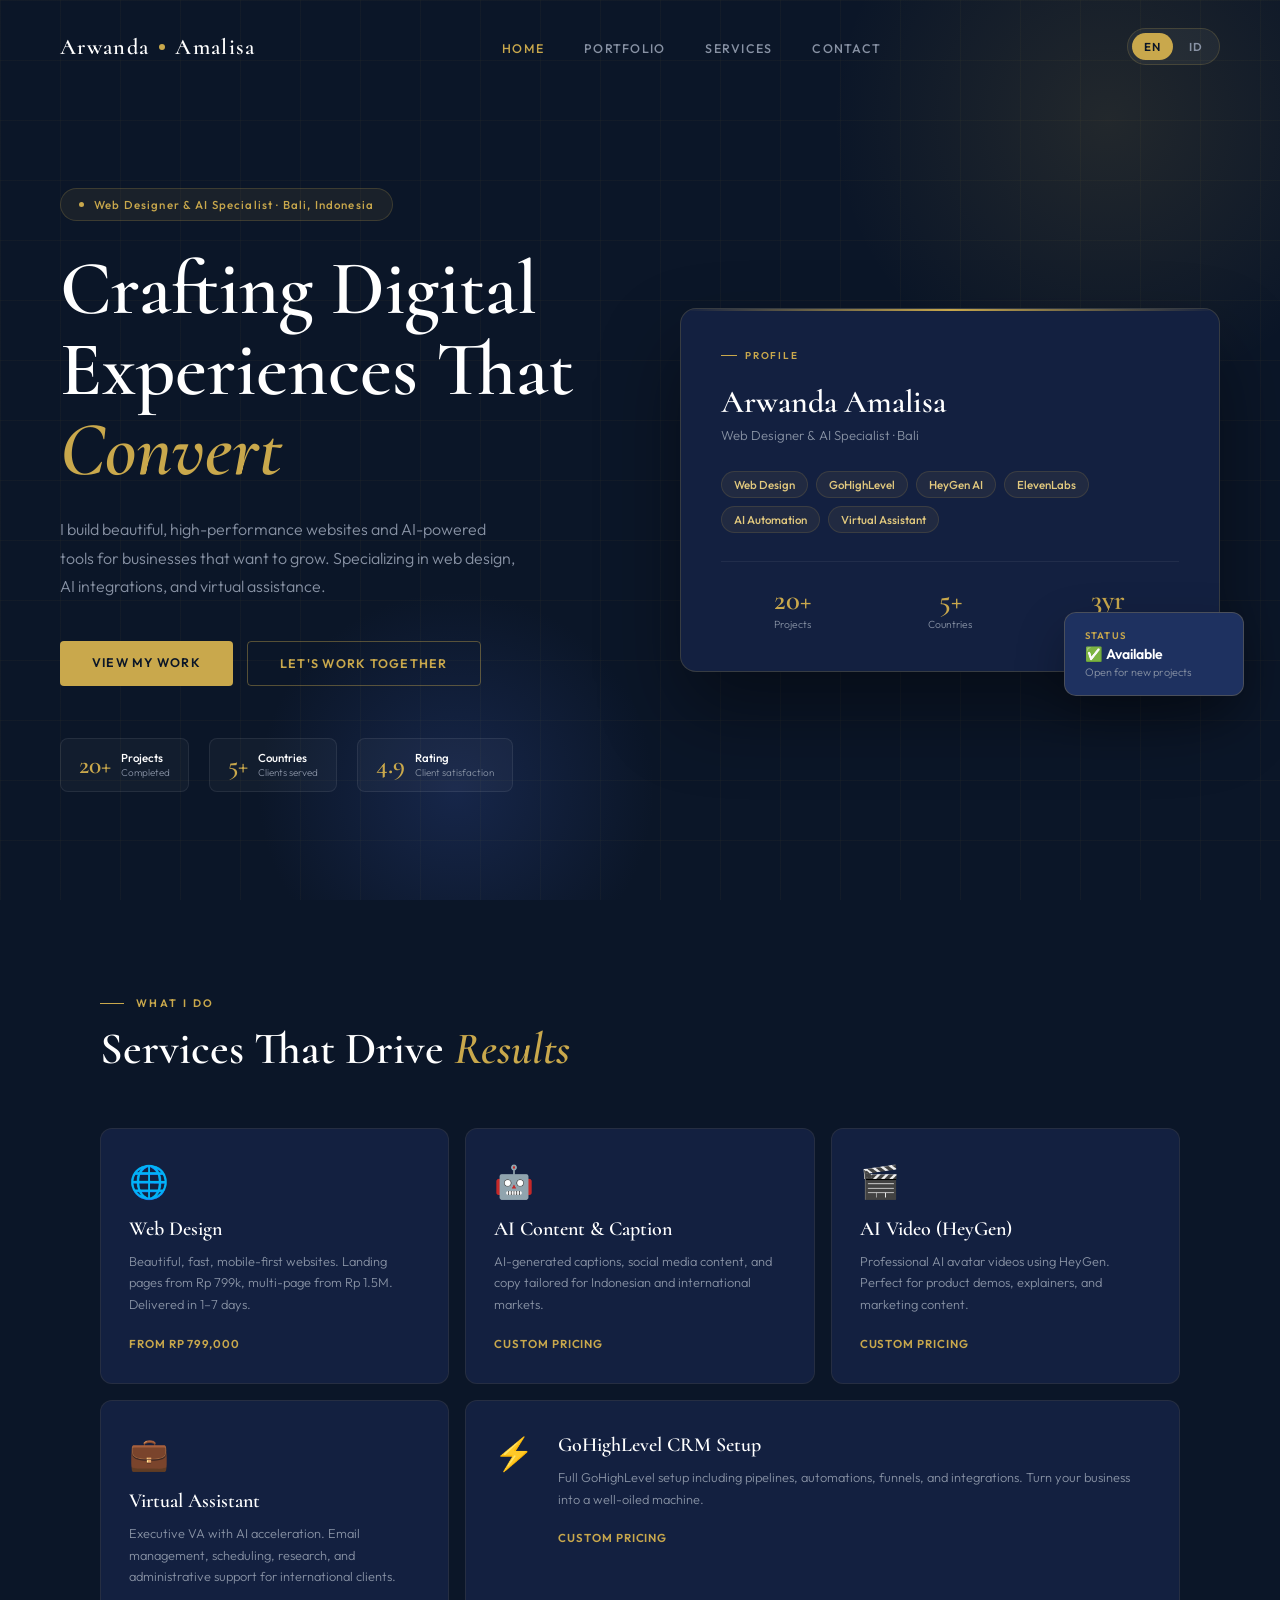
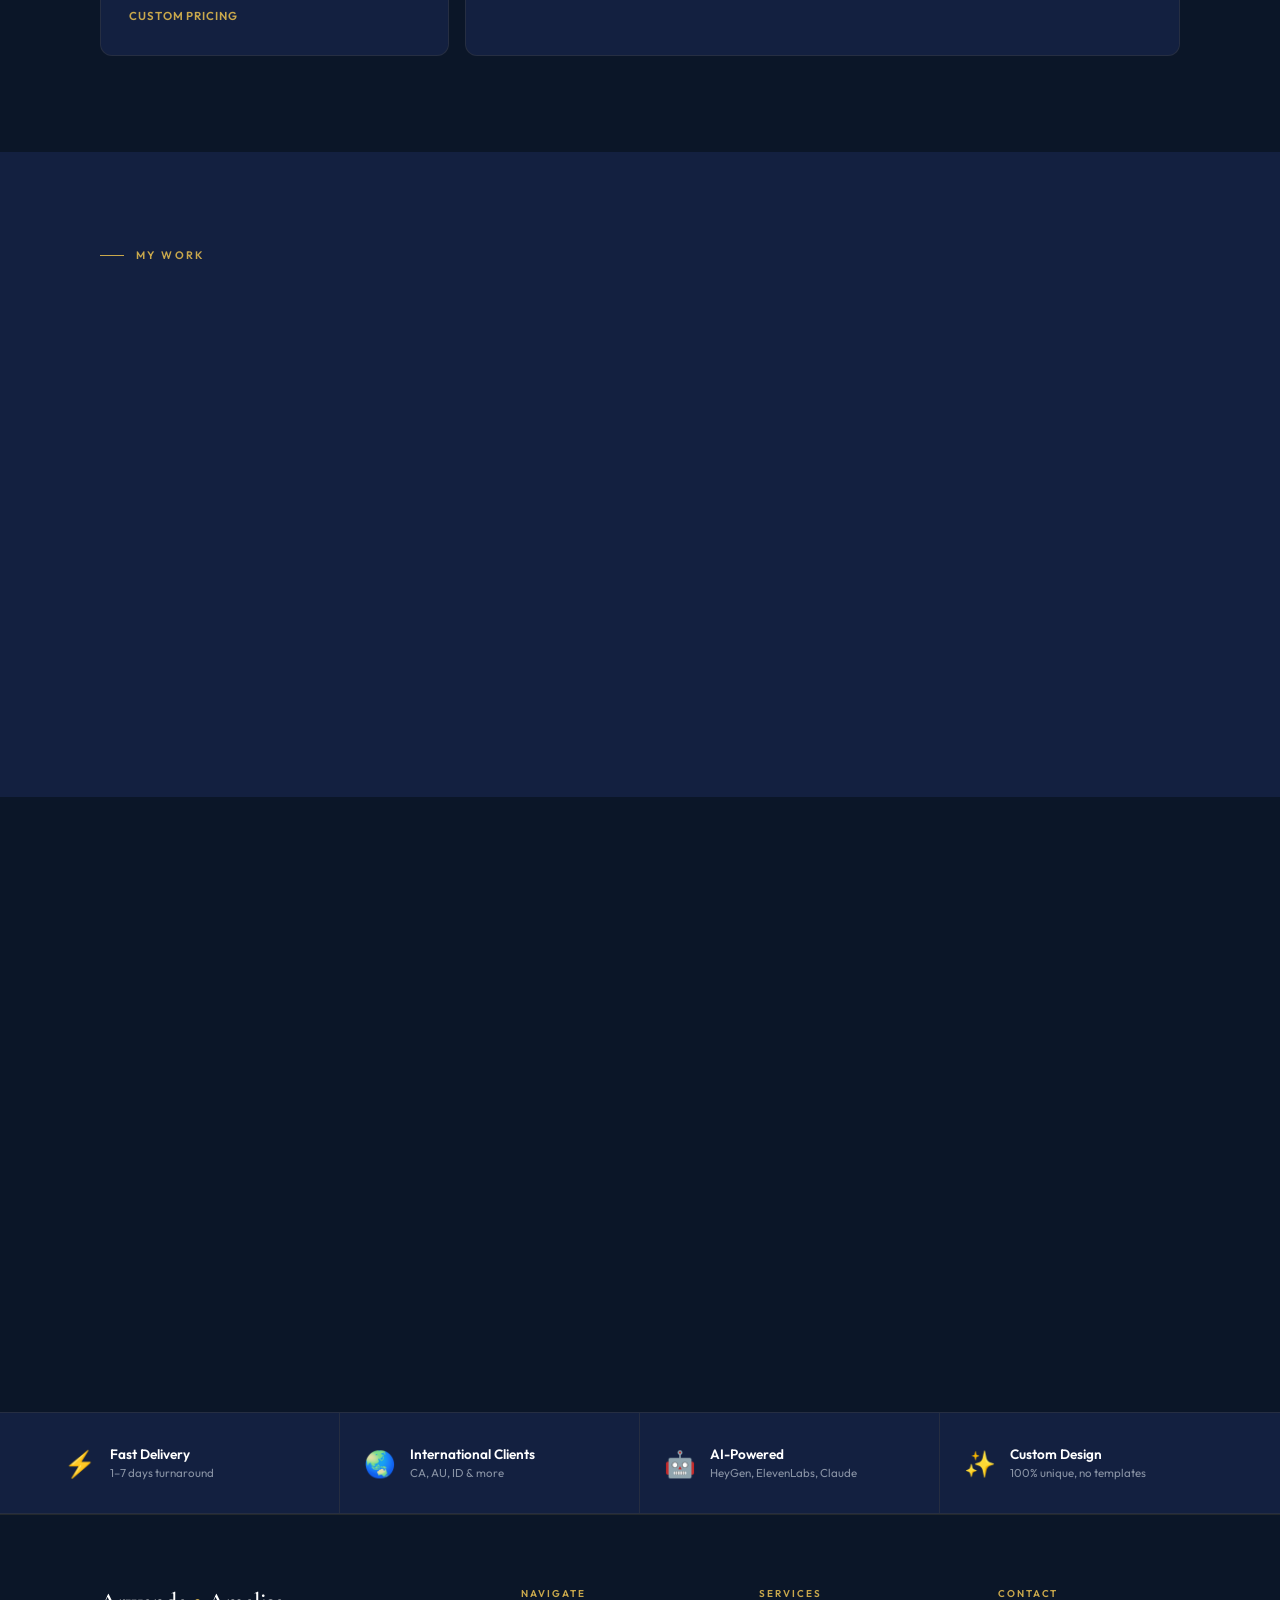
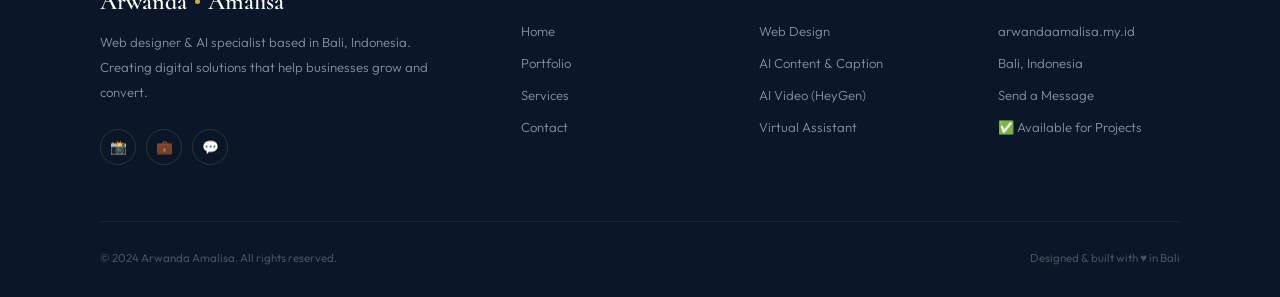
<file: aw-index (1).html>
<!DOCTYPE html>
<html lang="en">
<head>
<meta charset="UTF-8">
<meta name="viewport" content="width=device-width, initial-scale=1.0">
<title>Arwanda Amalisa — Web Designer & AI Specialist</title>
<link rel="stylesheet" href="shared.css">
<style>
  /* HERO */
  .hero {
    min-height: 100vh;
    display: flex;
    align-items: center;
    position: relative;
    overflow: hidden;
    padding: 0 60px;
  }

  /* ANIMATED BG */
  .hero-bg {
    position: absolute;
    inset: 0;
    pointer-events: none;
  }

  .hero-bg::before {
    content: '';
    position: absolute;
    top: -20%; right: -10%;
    width: 600px; height: 600px;
    background: radial-gradient(circle, rgba(201,168,76,0.12) 0%, transparent 65%);
    animation: pulse 8s ease-in-out infinite;
  }

  .hero-bg::after {
    content: '';
    position: absolute;
    bottom: -10%; left: 20%;
    width: 400px; height: 400px;
    background: radial-gradient(circle, rgba(30,49,96,0.6) 0%, transparent 70%);
    animation: pulse 10s ease-in-out infinite reverse;
  }

  @keyframes pulse {
    0%, 100% { transform: scale(1); opacity: 1; }
    50% { transform: scale(1.1); opacity: 0.7; }
  }

  /* GRID LINES */
  .hero-grid {
    position: absolute;
    inset: 0;
    background-image:
      linear-gradient(rgba(201,168,76,0.04) 1px, transparent 1px),
      linear-gradient(90deg, rgba(201,168,76,0.04) 1px, transparent 1px);
    background-size: 60px 60px;
    pointer-events: none;
  }

  .hero-content {
    position: relative;
    z-index: 2;
    max-width: 1200px;
    margin: 0 auto;
    width: 100%;
    display: grid;
    grid-template-columns: 1fr 1fr;
    gap: 80px;
    align-items: center;
    padding-top: 80px;
  }

  .hero-left {}

  .hero-tag {
    display: inline-flex;
    align-items: center;
    gap: 10px;
    background: rgba(201,168,76,0.08);
    border: 1px solid rgba(201,168,76,0.2);
    color: var(--gold);
    padding: 8px 18px;
    border-radius: 100px;
    font-size: 0.72rem;
    font-weight: 500;
    letter-spacing: 0.1em;
    margin-bottom: 28px;
    animation: fadeUp 0.8s ease both;
  }

  .hero-tag-dot {
    width: 5px; height: 5px;
    background: var(--gold);
    border-radius: 50%;
    animation: blink 2s ease infinite;
  }

  @keyframes blink {
    0%, 100% { opacity: 1; }
    50% { opacity: 0.3; }
  }

  .hero-title {
    font-family: 'Cormorant', serif;
    font-size: clamp(3rem, 6vw, 5.5rem);
    font-weight: 600;
    line-height: 1.05;
    color: var(--white);
    margin-bottom: 24px;
    animation: fadeUp 0.8s 0.1s ease both;
  }

  .hero-title em { font-style: italic; color: var(--gold); }

  .hero-desc {
    font-size: 1rem;
    font-weight: 300;
    line-height: 1.8;
    color: var(--gray);
    max-width: 460px;
    margin-bottom: 40px;
    animation: fadeUp 0.8s 0.2s ease both;
  }

  .hero-cta {
    display: flex;
    gap: 14px;
    flex-wrap: wrap;
    animation: fadeUp 0.8s 0.3s ease both;
  }

  .hero-badges {
    display: flex;
    gap: 20px;
    margin-top: 52px;
    flex-wrap: wrap;
    animation: fadeUp 0.8s 0.4s ease both;
  }

  .h-badge {
    display: flex;
    align-items: center;
    gap: 10px;
    background: rgba(255,255,255,0.03);
    border: 1px solid rgba(255,255,255,0.08);
    padding: 12px 18px;
    border-radius: 8px;
    transition: border-color 0.3s;
  }

  .h-badge:hover { border-color: rgba(201,168,76,0.3); }

  .h-badge-num {
    font-family: 'Cormorant', serif;
    font-size: 1.6rem;
    font-weight: 600;
    color: var(--gold);
    line-height: 1;
  }

  .h-badge-text { font-size: 0.72rem; font-weight: 500; color: var(--white); line-height: 1.3; }
  .h-badge-sub { font-size: 0.62rem; font-weight: 300; color: var(--gray); }

  /* HERO RIGHT — VISUAL */
  .hero-right {
    position: relative;
    animation: fadeUp 0.8s 0.2s ease both;
  }

  .hero-card-main {
    background: var(--navy-mid);
    border: 1px solid rgba(201,168,76,0.2);
    border-radius: 16px;
    padding: 40px;
    position: relative;
    overflow: hidden;
    box-shadow: 0 40px 80px rgba(0,0,0,0.4);
  }

  .hero-card-main::before {
    content: '';
    position: absolute;
    top: 0; left: 0; right: 0;
    height: 2px;
    background: linear-gradient(to right, transparent, var(--gold), transparent);
  }

  .hcm-label {
    font-size: 0.62rem;
    font-weight: 600;
    letter-spacing: 0.18em;
    text-transform: uppercase;
    color: var(--gold);
    margin-bottom: 20px;
    display: flex;
    align-items: center;
    gap: 8px;
  }

  .hcm-label::before { content: ''; width: 16px; height: 1px; background: var(--gold); }

  .hcm-name {
    font-family: 'Cormorant', serif;
    font-size: 2rem;
    font-weight: 600;
    color: var(--white);
    margin-bottom: 6px;
  }

  .hcm-title {
    font-size: 0.82rem;
    font-weight: 300;
    color: var(--gray);
    margin-bottom: 28px;
  }

  .hcm-skills {
    display: flex;
    flex-wrap: wrap;
    gap: 8px;
    margin-bottom: 28px;
  }

  .hcm-skill {
    background: rgba(201,168,76,0.08);
    border: 1px solid rgba(201,168,76,0.15);
    color: var(--gold-light);
    padding: 5px 12px;
    border-radius: 100px;
    font-size: 0.72rem;
    font-weight: 500;
  }

  .hcm-divider {
    height: 1px;
    background: rgba(255,255,255,0.06);
    margin-bottom: 24px;
  }

  .hcm-stats {
    display: grid;
    grid-template-columns: repeat(3, 1fr);
    gap: 16px;
  }

  .hcm-stat { text-align: center; }
  .hcm-stat-num { font-family: 'Cormorant', serif; font-size: 1.8rem; font-weight: 600; color: var(--gold); line-height: 1; }
  .hcm-stat-label { font-size: 0.65rem; font-weight: 300; color: var(--gray); margin-top: 4px; }

  .hero-card-float {
    position: absolute;
    bottom: -24px; right: -24px;
    background: var(--navy-light);
    border: 1px solid rgba(201,168,76,0.25);
    border-radius: 12px;
    padding: 16px 20px;
    box-shadow: 0 20px 48px rgba(0,0,0,0.3);
    min-width: 180px;
  }

  .hcf-label { font-size: 0.6rem; font-weight: 600; letter-spacing: 0.12em; text-transform: uppercase; color: var(--gold); margin-bottom: 4px; }
  .hcf-value { font-weight: 600; font-size: 0.88rem; color: var(--white); }
  .hcf-sub { font-size: 0.68rem; font-weight: 300; color: var(--gray); margin-top: 2px; }

  /* SERVICES PREVIEW */
  .services-preview { background: var(--navy); }

  .services-grid {
    display: grid;
    grid-template-columns: repeat(3, 1fr);
    gap: 16px;
    margin-top: 52px;
  }

  .service-card {
    background: var(--navy-mid);
    border: 1px solid rgba(201,168,76,0.1);
    border-radius: 12px;
    padding: 32px 28px;
    transition: all 0.3s ease;
    position: relative;
    overflow: hidden;
    cursor: pointer;
    text-decoration: none;
    display: block;
    color: inherit;
  }

  .service-card::before {
    content: '';
    position: absolute;
    top: 0; left: 0; right: 0;
    height: 2px;
    background: linear-gradient(to right, var(--gold), transparent);
    transform: scaleX(0);
    transform-origin: left;
    transition: transform 0.4s ease;
  }

  .service-card:hover { border-color: rgba(201,168,76,0.3); transform: translateY(-4px); box-shadow: 0 20px 48px rgba(0,0,0,0.3); }
  .service-card:hover::before { transform: scaleX(1); }

  .sc-icon { font-size: 2rem; margin-bottom: 16px; }
  .sc-name { font-family: 'Cormorant', serif; font-size: 1.25rem; font-weight: 600; color: var(--white); margin-bottom: 10px; }
  .sc-desc { font-size: 0.8rem; font-weight: 300; color: var(--gray); line-height: 1.7; margin-bottom: 20px; }
  .sc-price { font-size: 0.72rem; font-weight: 600; color: var(--gold); letter-spacing: 0.08em; text-transform: uppercase; }

  /* PORTFOLIO PREVIEW */
  .portfolio-preview { background: var(--navy-mid); }

  .portfolio-grid {
    display: grid;
    grid-template-columns: repeat(3, 1fr);
    gap: 16px;
    margin-top: 52px;
  }

  .portfolio-card {
    background: var(--navy);
    border: 1px solid rgba(201,168,76,0.08);
    border-radius: 12px;
    overflow: hidden;
    transition: all 0.3s;
    cursor: pointer;
  }

  .portfolio-card:hover { border-color: rgba(201,168,76,0.25); transform: translateY(-4px); box-shadow: 0 20px 48px rgba(0,0,0,0.4); }

  .pc-img {
    width: 100%; aspect-ratio: 16/9;
    display: flex; align-items: center; justify-content: center;
    font-size: 4rem;
    position: relative;
    overflow: hidden;
  }

  .pc1 { background: linear-gradient(135deg, #1B2D42, #2C4A6E); }
  .pc2 { background: linear-gradient(135deg, #2C1A0E, #5C3D2E); }
  .pc3 { background: linear-gradient(135deg, #1A2C1A, #2D6A4F); }

  .pc-overlay {
    position: absolute;
    inset: 0;
    background: rgba(11,22,40,0.6);
    display: flex;
    align-items: center;
    justify-content: center;
    opacity: 0;
    transition: opacity 0.3s;
  }

  .portfolio-card:hover .pc-overlay { opacity: 1; }

  .pc-view {
    background: var(--gold);
    color: var(--navy);
    padding: 10px 20px;
    border-radius: 4px;
    font-size: 0.72rem;
    font-weight: 700;
    letter-spacing: 0.1em;
    text-transform: uppercase;
  }

  .pc-body { padding: 20px; }

  .pc-tag { font-size: 0.62rem; font-weight: 600; letter-spacing: 0.15em; text-transform: uppercase; color: var(--gold); margin-bottom: 6px; }
  .pc-name { font-family: 'Cormorant', serif; font-size: 1.1rem; font-weight: 600; color: var(--white); margin-bottom: 6px; }
  .pc-desc { font-size: 0.75rem; font-weight: 300; color: var(--gray); line-height: 1.6; }

  /* TESTIMONIAL */
  .testimonial-section { background: var(--navy); }

  .t-card {
    background: var(--navy-mid);
    border: 1px solid rgba(201,168,76,0.1);
    border-radius: 12px;
    padding: 36px;
    transition: all 0.3s;
  }

  .t-card:hover { border-color: rgba(201,168,76,0.25); }

  .t-stars { color: var(--gold); font-size: 0.85rem; margin-bottom: 16px; }
  .t-text { font-family: 'Cormorant', serif; font-size: 1rem; font-style: italic; line-height: 1.8; color: rgba(255,255,255,0.75); margin-bottom: 24px; }
  .t-author { display: flex; align-items: center; gap: 12px; }
  .t-avatar { width: 44px; height: 44px; border-radius: 50%; border: 1px solid rgba(201,168,76,0.3); display: flex; align-items: center; justify-content: center; font-size: 1.1rem; background: var(--navy-light); }
  .t-name { font-weight: 600; font-size: 0.85rem; color: var(--white); }
  .t-role { font-size: 0.72rem; font-weight: 300; color: var(--gray); margin-top: 2px; }

  .t-grid {
    display: grid;
    grid-template-columns: repeat(3, 1fr);
    gap: 16px;
    margin-top: 52px;
  }

  @keyframes fadeUp {
    from { opacity: 0; transform: translateY(32px); }
    to { opacity: 1; transform: translateY(0); }
  }

  @media (max-width: 768px) {
    .hero { padding: 0 20px; }
    .hero-content { grid-template-columns: 1fr; gap: 48px; padding-top: 100px; }
    .hero-right { display: none; }
    .services-grid { grid-template-columns: 1fr; }
    .portfolio-grid { grid-template-columns: 1fr; }
    .t-grid { grid-template-columns: 1fr; }
    .hero-badges { gap: 12px; }
  }
</style>
</head>
<body>

<!-- NAV -->
<nav id="nav">
  <a href="index.html" class="nav-logo">Arwanda <span class="nav-logo-dot"></span> Amalisa</a>
  <ul class="nav-links">
    <li><a href="index.html" class="active" data-en="Home" data-id="Beranda">Home</a></li>
    <li><a href="portfolio.html" data-en="Portfolio" data-id="Portfolio">Portfolio</a></li>
    <li><a href="services.html" data-en="Services" data-id="Layanan">Services</a></li>
    <li><a href="contact.html" data-en="Contact" data-id="Kontak">Contact</a></li>
  </ul>
  <div class="nav-lang">
    <button class="lang-btn" data-lang="en">EN</button>
    <button class="lang-btn" data-lang="id">ID</button>
  </div>
</nav>

<!-- HERO -->
<section class="hero">
  <div class="hero-bg"></div>
  <div class="hero-grid"></div>
  <div class="hero-content">
    <div class="hero-left">
      <div class="hero-tag">
        <span class="hero-tag-dot"></span>
        <span data-en="Web Designer & AI Specialist · Bali, Indonesia" data-id="Web Designer & AI Specialist · Bali, Indonesia">Web Designer & AI Specialist · Bali, Indonesia</span>
      </div>
      <h1 class="hero-title" data-en="Crafting Digital<br>Experiences That <em>Convert</em>" data-id="Website & AI Tools<br>yang <em>Menghasilkan</em>">
        Crafting Digital<br>Experiences That <em>Convert</em>
      </h1>
      <p class="hero-desc" data-en="I build beautiful, high-performance websites and AI-powered tools for businesses that want to grow. Specializing in web design, AI integrations, and virtual assistance." data-id="Saya membangun website profesional dan tools berbasis AI untuk bisnis yang ingin berkembang. Spesialis web design, integrasi AI, dan virtual assistant.">
        I build beautiful, high-performance websites and AI-powered tools for businesses that want to grow. Specializing in web design, AI integrations, and virtual assistance.
      </p>
      <div class="hero-cta">
        <a href="portfolio.html" class="btn-gold" data-en="View My Work" data-id="Lihat Portfolio">View My Work</a>
        <a href="contact.html" class="btn-outline" data-en="Let's Work Together" data-id="Hubungi Saya">Let's Work Together</a>
      </div>
      <div class="hero-badges">
        <div class="h-badge">
          <div class="h-badge-num">20+</div>
          <div><div class="h-badge-text" data-en="Projects" data-id="Proyek">Projects</div><div class="h-badge-sub" data-en="Completed" data-id="Selesai">Completed</div></div>
        </div>
        <div class="h-badge">
          <div class="h-badge-num">5+</div>
          <div><div class="h-badge-text" data-en="Countries" data-id="Negara">Countries</div><div class="h-badge-sub" data-en="Clients served" data-id="Klien dilayani">Clients served</div></div>
        </div>
        <div class="h-badge">
          <div class="h-badge-num">4.9</div>
          <div><div class="h-badge-text" data-en="Rating" data-id="Rating">Rating</div><div class="h-badge-sub" data-en="Client satisfaction" data-id="Kepuasan klien">Client satisfaction</div></div>
        </div>
      </div>
    </div>
    <div class="hero-right">
      <div class="hero-card-main">
        <div class="hcm-label">Profile</div>
        <div class="hcm-name">Arwanda Amalisa</div>
        <div class="hcm-title" data-en="Web Designer & AI Specialist · Bali" data-id="Web Designer & AI Specialist · Bali">Web Designer & AI Specialist · Bali</div>
        <div class="hcm-skills">
          <span class="hcm-skill">Web Design</span>
          <span class="hcm-skill">GoHighLevel</span>
          <span class="hcm-skill">HeyGen AI</span>
          <span class="hcm-skill">ElevenLabs</span>
          <span class="hcm-skill">AI Automation</span>
          <span class="hcm-skill">Virtual Assistant</span>
        </div>
        <div class="hcm-divider"></div>
        <div class="hcm-stats">
          <div class="hcm-stat"><div class="hcm-stat-num">20+</div><div class="hcm-stat-label" data-en="Projects" data-id="Proyek">Projects</div></div>
          <div class="hcm-stat"><div class="hcm-stat-num">5+</div><div class="hcm-stat-label" data-en="Countries" data-id="Negara">Countries</div></div>
          <div class="hcm-stat"><div class="hcm-stat-num">3yr</div><div class="hcm-stat-label" data-en="Experience" data-id="Pengalaman">Experience</div></div>
        </div>
      </div>
      <div class="hero-card-float">
        <div class="hcf-label" data-en="Status" data-id="Status">Status</div>
        <div class="hcf-value">✅ <span data-en="Available" data-id="Tersedia">Available</span></div>
        <div class="hcf-sub" data-en="Open for new projects" data-id="Terbuka untuk proyek baru">Open for new projects</div>
      </div>
    </div>
  </div>
</section>

<!-- SERVICES PREVIEW -->
<section class="services-preview">
  <div class="container">
    <div class="section-label fade-up" data-en="What I Do" data-id="Layanan Saya">What I Do</div>
    <h2 class="section-title fade-up" data-en="Services That Drive <em>Results</em>" data-id="Solusi Digital yang <em>Menghasilkan</em>">Services That Drive <em>Results</em></h2>
    <div class="services-grid">
      <a href="services.html" class="service-card fade-up">
        <div class="sc-icon">🌐</div>
        <div class="sc-name" data-en="Web Design" data-id="Web Design">Web Design</div>
        <p class="sc-desc" data-en="Beautiful, fast, mobile-first websites. Landing pages from Rp 799k, multi-page from Rp 1.5M. Delivered in 1–7 days." data-id="Website cantik, cepat, dan mobile-first. Landing page mulai Rp 799k, multi-page mulai Rp 1,5jt. Selesai dalam 1–7 hari.">Beautiful, fast, mobile-first websites. Landing pages from Rp 799k, multi-page from Rp 1.5M. Delivered in 1–7 days.</p>
        <div class="sc-price" data-en="From Rp 799,000" data-id="Mulai Rp 799.000">From Rp 799,000</div>
      </a>
      <a href="services.html" class="service-card fade-up">
        <div class="sc-icon">🤖</div>
        <div class="sc-name" data-en="AI Content & Caption" data-id="AI Konten & Caption">AI Content & Caption</div>
        <p class="sc-desc" data-en="AI-generated captions, social media content, and copy tailored for Indonesian and international markets." data-id="Caption berbasis AI, konten media sosial, dan copywriting untuk pasar Indonesia dan internasional.">AI-generated captions, social media content, and copy tailored for Indonesian and international markets.</p>
        <div class="sc-price" data-en="Custom Pricing" data-id="Harga Menyesuaikan">Custom Pricing</div>
      </a>
      <a href="services.html" class="service-card fade-up">
        <div class="sc-icon">🎬</div>
        <div class="sc-name" data-en="AI Video (HeyGen)" data-id="AI Video (HeyGen)">AI Video (HeyGen)</div>
        <p class="sc-desc" data-en="Professional AI avatar videos using HeyGen. Perfect for product demos, explainers, and marketing content." data-id="Video AI avatar profesional menggunakan HeyGen. Cocok untuk demo produk, explainer, dan konten marketing.">Professional AI avatar videos using HeyGen. Perfect for product demos, explainers, and marketing content.</p>
        <div class="sc-price" data-en="Custom Pricing" data-id="Harga Menyesuaikan">Custom Pricing</div>
      </a>
      <a href="services.html" class="service-card fade-up">
        <div class="sc-icon">💼</div>
        <div class="sc-name" data-en="Virtual Assistant" data-id="Virtual Assistant">Virtual Assistant</div>
        <p class="sc-desc" data-en="Executive VA with AI acceleration. Email management, scheduling, research, and administrative support for international clients." data-id="VA eksekutif dengan akselerasi AI. Manajemen email, penjadwalan, riset, dan dukungan administratif untuk klien internasional.">Executive VA with AI acceleration. Email management, scheduling, research, and administrative support.</p>
        <div class="sc-price" data-en="Custom Pricing" data-id="Harga Menyesuaikan">Custom Pricing</div>
      </a>
      <a href="services.html" class="service-card fade-up" style="grid-column: span 2;">
        <div style="display:flex;gap:24px;align-items:flex-start;">
          <div class="sc-icon">⚡</div>
          <div>
            <div class="sc-name" data-en="GoHighLevel CRM Setup" data-id="Setup GoHighLevel CRM">GoHighLevel CRM Setup</div>
            <p class="sc-desc" data-en="Full GoHighLevel setup including pipelines, automations, funnels, and integrations. Turn your business into a well-oiled machine." data-id="Setup GoHighLevel lengkap termasuk pipeline, automasi, funnel, dan integrasi. Ubah bisnis Anda menjadi mesin yang efisien.">Full GoHighLevel setup including pipelines, automations, funnels, and integrations. Turn your business into a well-oiled machine.</p>
            <div class="sc-price" data-en="Custom Pricing" data-id="Harga Menyesuaikan">Custom Pricing</div>
          </div>
        </div>
      </a>
    </div>
  </div>
</section>

<!-- PORTFOLIO PREVIEW -->
<section class="portfolio-preview">
  <div class="container">
    <div style="display:flex;justify-content:space-between;align-items:flex-end;margin-bottom:52px;flex-wrap:wrap;gap:16px;">
      <div>
        <div class="section-label fade-up" data-en="My Work" data-id="Karya Saya">My Work</div>
        <h2 class="section-title fade-up" data-en="Selected <em>Projects</em>" data-id="Portfolio <em>Terpilih</em>">Selected <em>Projects</em></h2>
      </div>
      <a href="portfolio.html" class="btn-outline fade-up" data-en="View All Projects →" data-id="Lihat Semua →">View All Projects →</a>
    </div>
    <div class="portfolio-grid">
      <div class="portfolio-card fade-up">
        <div class="pc-img pc1">🏨<div class="pc-overlay"><div class="pc-view">View Project</div></div></div>
        <div class="pc-body">
          <div class="pc-tag" data-en="Web Design · Multi-page" data-id="Web Design · Multi-halaman">Web Design · Multi-page</div>
          <div class="pc-name">Villa Purnama Luxury</div>
          <p class="pc-desc" data-en="Premium villa rental website with dark navy aesthetic, booking system, and WhatsApp integration." data-id="Website villa mewah dengan estetika navy gelap, sistem booking, dan integrasi WhatsApp.">Premium villa rental website with dark navy aesthetic, booking system, and WhatsApp integration.</p>
        </div>
      </div>
      <div class="portfolio-card fade-up">
        <div class="pc-img pc2">☕<div class="pc-overlay"><div class="pc-view">View Project</div></div></div>
        <div class="pc-body">
          <div class="pc-tag" data-en="Web Design · Landing Page" data-id="Web Design · Landing Page">Web Design · Landing Page</div>
          <div class="pc-name">Kopi Rimba Cafe</div>
          <p class="pc-desc" data-en="Specialty coffee cafe in Ubud. Warm editorial aesthetic with real photography and reservation system." data-id="Kafe kopi specialty di Ubud. Estetika editorial hangat dengan foto asli dan sistem reservasi.">Specialty coffee cafe in Ubud. Warm editorial aesthetic with real photography and reservation system.</p>
        </div>
      </div>
      <div class="portfolio-card fade-up">
        <div class="pc-img pc3">🛍️<div class="pc-overlay"><div class="pc-view">View Project</div></div></div>
        <div class="pc-body">
          <div class="pc-tag" data-en="Web Design · E-Commerce" data-id="Web Design · E-Commerce">Web Design · E-Commerce</div>
          <div class="pc-name">Dapur Nusantara</div>
          <p class="pc-desc" data-en="Bold UMKM e-commerce with cart system, product filtering, and WhatsApp checkout integration." data-id="E-commerce UMKM bold dengan sistem keranjang, filter produk, dan checkout via WhatsApp.">Bold UMKM e-commerce with cart system, product filtering, and WhatsApp checkout integration.</p>
        </div>
      </div>
    </div>
  </div>
</section>

<!-- TESTIMONIALS -->
<section class="testimonial-section">
  <div class="container">
    <div class="section-label fade-up" data-en="Client Reviews" data-id="Ulasan Klien">Client Reviews</div>
    <h2 class="section-title fade-up" data-en="What Clients <em>Say</em>" data-id="Kata <em>Klien</em>">What Clients <em>Say</em></h2>
    <div class="t-grid">
      <div class="t-card fade-up">
        <div class="t-stars">★★★★★</div>
        <p class="t-text" data-en='"Arwanda delivered our website in just 3 days and it looked incredible. The design was modern, fast, and exactly what we envisioned. Highly recommend!"' data-id='"Arwanda menyelesaikan website kami dalam 3 hari dan hasilnya luar biasa. Desainnya modern, cepat, dan sesuai ekspektasi. Sangat direkomendasikan!"'>"Arwanda delivered our website in just 3 days and it looked incredible. The design was modern, fast, and exactly what we envisioned. Highly recommend!"</p>
        <div class="t-author">
          <div class="t-avatar">🇨🇦</div>
          <div>
            <div class="t-name">Michael Chen</div>
            <div class="t-role" data-en="Business Owner · Canada" data-id="Pemilik Bisnis · Kanada">Business Owner · Canada</div>
          </div>
        </div>
      </div>
      <div class="t-card fade-up">
        <div class="t-stars">★★★★★</div>
        <p class="t-text" data-en='"The AI video she created for our product launch using HeyGen was professional and engaging. Our conversion rate increased by 40% after using it!"' data-id='"Video AI yang dibuat untuk peluncuran produk kami sangat profesional. Conversion rate kami naik 40% setelahnya!"'>"The AI video she created for our product launch using HeyGen was professional and engaging. Our conversion rate increased by 40% after using it!"</p>
        <div class="t-author">
          <div class="t-avatar">🇮🇩</div>
          <div>
            <div class="t-name">Rina Susanti</div>
            <div class="t-role" data-en="E-Commerce Owner · Jakarta" data-id="Pemilik E-Commerce · Jakarta">E-Commerce Owner · Jakarta</div>
          </div>
        </div>
      </div>
      <div class="t-card fade-up">
        <div class="t-stars">★★★★★</div>
        <p class="t-text" data-en='"Arwanda set up our entire GoHighLevel CRM from scratch. The automations she built save us 10+ hours every week. Best investment we made this year."' data-id='"Arwanda setup GoHighLevel CRM kami dari nol. Automasi yang dibuatnya menghemat 10+ jam per minggu. Investasi terbaik tahun ini."'>"Arwanda set up our entire GoHighLevel CRM from scratch. The automations she built save us 10+ hours every week. Best investment we made this year."</p>
        <div class="t-author">
          <div class="t-avatar">🇦🇺</div>
          <div>
            <div class="t-name">James Wilson</div>
            <div class="t-role" data-en="Agency Director · Australia" data-id="Direktur Agensi · Australia">Agency Director · Australia</div>
          </div>
        </div>
      </div>
    </div>
  </div>
</section>

<!-- FEATURES BAR -->
<div class="features-bar">
  <div class="container" style="padding:0">
    <div class="features-grid">
      <div class="feature-item"><div class="feature-icon">⚡</div><div><div class="feature-title" data-en="Fast Delivery" data-id="Pengiriman Cepat">Fast Delivery</div><div class="feature-desc" data-en="1–7 days turnaround" data-id="Selesai 1–7 hari">1–7 days turnaround</div></div></div>
      <div class="feature-item"><div class="feature-icon">🌏</div><div><div class="feature-title" data-en="International Clients" data-id="Klien Internasional">International Clients</div><div class="feature-desc" data-en="CA, AU, ID & more" data-id="CA, AU, ID & lainnya">CA, AU, ID & more</div></div></div>
      <div class="feature-item"><div class="feature-icon">🤖</div><div><div class="feature-title" data-en="AI-Powered" data-id="Berbasis AI">AI-Powered</div><div class="feature-desc" data-en="HeyGen, ElevenLabs, Claude" data-id="HeyGen, ElevenLabs, Claude">HeyGen, ElevenLabs, Claude</div></div></div>
      <div class="feature-item"><div class="feature-icon">✨</div><div><div class="feature-title" data-en="Custom Design" data-id="Desain Kustom">Custom Design</div><div class="feature-desc" data-en="100% unique, no templates" data-id="100% unik, tanpa template">100% unique, no templates</div></div></div>
    </div>
  </div>
</div>

<!-- FOOTER -->
<footer>
  <div class="container">
    <div class="footer-grid">
      <div>
        <div class="footer-logo">Arwanda <span class="footer-logo-dot"></span> Amalisa</div>
        <p class="footer-desc" data-en="Web designer & AI specialist based in Bali, Indonesia. Creating digital solutions that help businesses grow and convert." data-id="Web designer & AI specialist berbasis di Bali. Menciptakan solusi digital yang membantu bisnis berkembang.">Web designer & AI specialist based in Bali, Indonesia.</p>
        <div class="footer-social">
          <a href="#" class="fs-btn">📸</a>
          <a href="#" class="fs-btn">💼</a>
          <a href="#" class="fs-btn">💬</a>
        </div>
      </div>
      <div>
        <div class="footer-heading" data-en="Navigate" data-id="Navigasi">Navigate</div>
        <ul class="footer-links">
          <li><a href="index.html" data-en="Home" data-id="Beranda">Home</a></li>
          <li><a href="portfolio.html" data-en="Portfolio" data-id="Portfolio">Portfolio</a></li>
          <li><a href="services.html" data-en="Services" data-id="Layanan">Services</a></li>
          <li><a href="contact.html" data-en="Contact" data-id="Kontak">Contact</a></li>
        </ul>
      </div>
      <div>
        <div class="footer-heading" data-en="Services" data-id="Layanan">Services</div>
        <ul class="footer-links">
          <li><a href="services.html">Web Design</a></li>
          <li><a href="services.html">AI Content & Caption</a></li>
          <li><a href="services.html">AI Video (HeyGen)</a></li>
          <li><a href="services.html">Virtual Assistant</a></li>
        </ul>
      </div>
      <div>
        <div class="footer-heading" data-en="Contact" data-id="Kontak">Contact</div>
        <ul class="footer-links">
          <li><a href="#">arwandaamalisa.my.id</a></li>
          <li><a href="#">Bali, Indonesia</a></li>
          <li><a href="contact.html" data-en="Send a Message" data-id="Kirim Pesan">Send a Message</a></li>
          <li><a href="#" data-en="✅ Available for Projects" data-id="✅ Tersedia untuk Proyek">✅ Available for Projects</a></li>
        </ul>
      </div>
    </div>
    <div class="footer-bottom">
      <div class="footer-copy">© 2024 Arwanda Amalisa. All rights reserved.</div>
      <div class="footer-credit">Designed & built with ♥ in Bali</div>
    </div>
  </div>
</footer>

<script src="shared.js"></script>
</body>
</html>
</file>
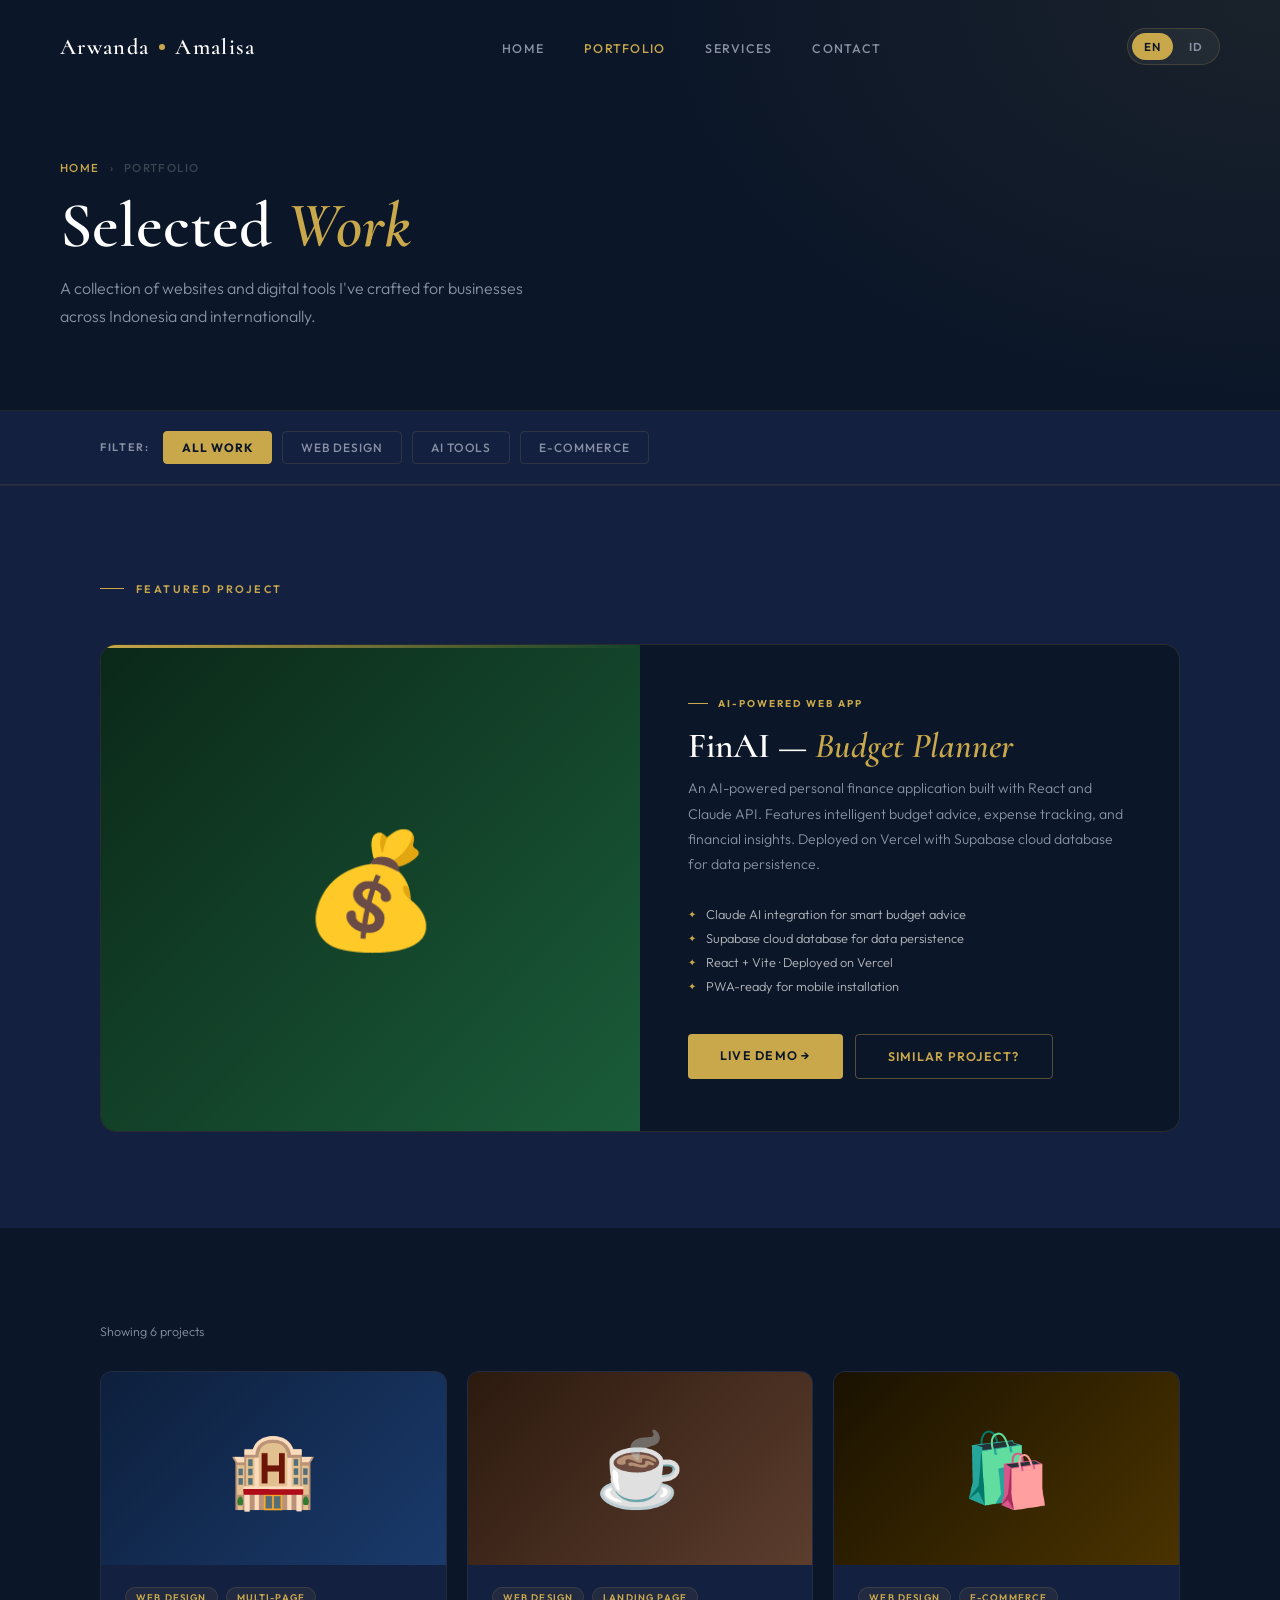
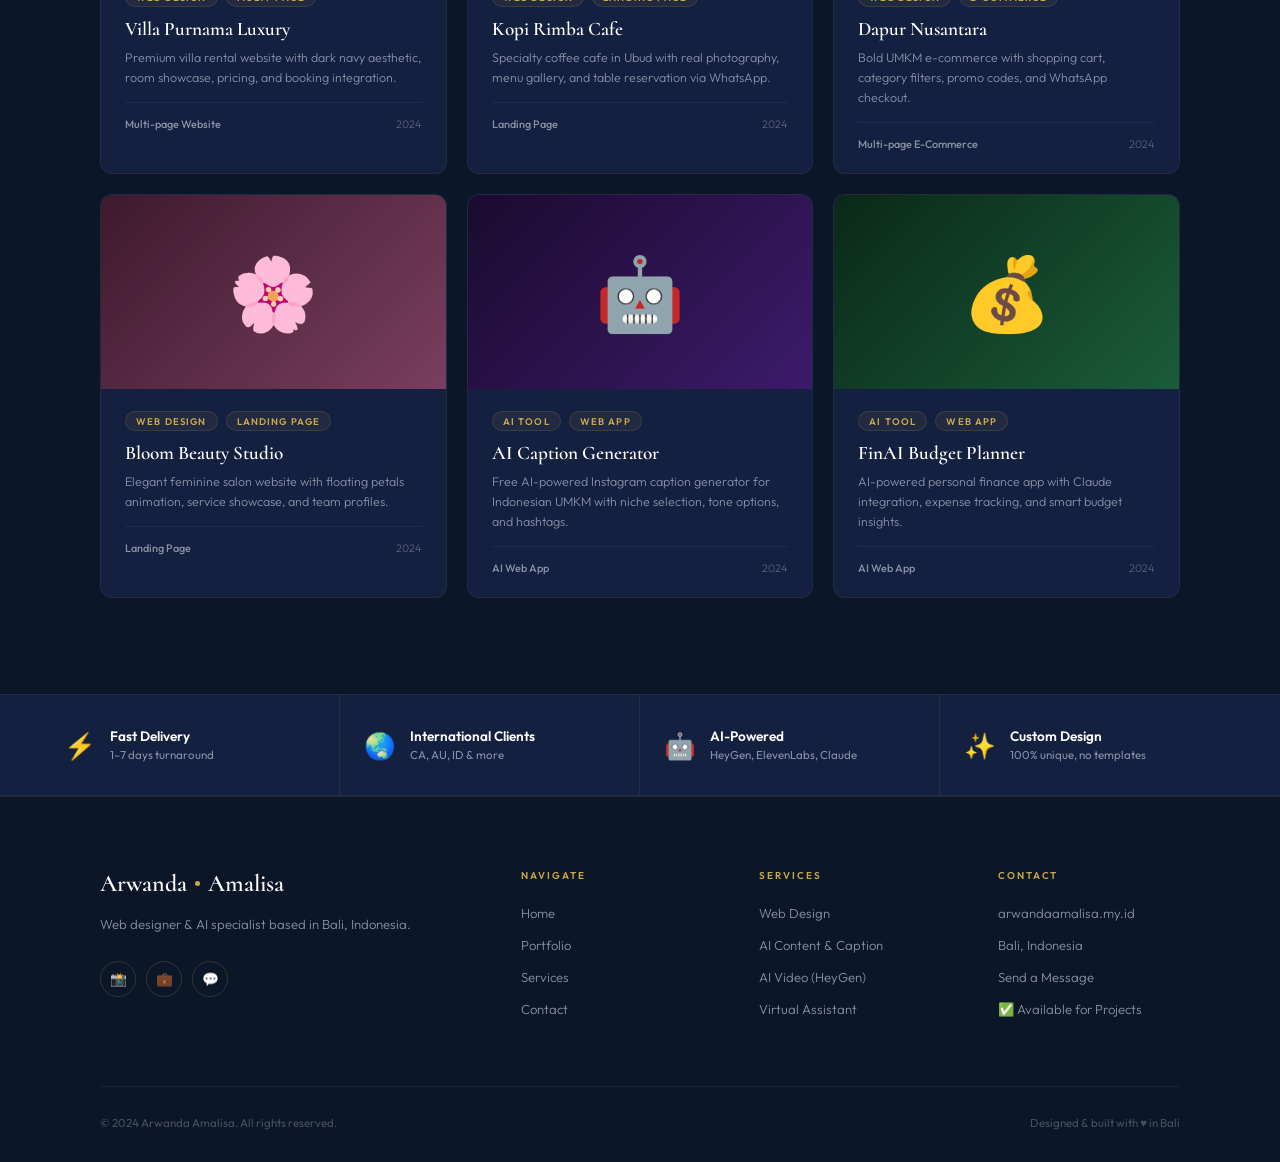
<file: aw-portfolio (1).html>
<!DOCTYPE html>
<html lang="en">
<head>
<meta charset="UTF-8">
<meta name="viewport" content="width=device-width, initial-scale=1.0">
<title>Portfolio — Arwanda Amalisa</title>
<link rel="stylesheet" href="shared.css">
<style>
  .filter-bar {
    background: var(--navy-mid);
    border-bottom: 1px solid rgba(201,168,76,0.1);
    padding: 20px 0;
    position: sticky;
    top: 71px;
    z-index: 50;
  }

  .filter-inner { display: flex; gap: 10px; flex-wrap: wrap; align-items: center; }

  .filter-label {
    font-size: 0.68rem;
    font-weight: 600;
    letter-spacing: 0.15em;
    text-transform: uppercase;
    color: var(--gray);
    margin-right: 4px;
  }

  .filter-btn {
    background: transparent;
    border: 1px solid rgba(201,168,76,0.15);
    color: var(--gray);
    padding: 8px 18px;
    border-radius: 4px;
    font-family: 'Outfit', sans-serif;
    font-size: 0.75rem;
    font-weight: 500;
    letter-spacing: 0.08em;
    text-transform: uppercase;
    cursor: pointer;
    transition: all 0.25s;
    white-space: nowrap;
  }

  .filter-btn:hover { border-color: rgba(201,168,76,0.4); color: var(--gold-light); }
  .filter-btn.active { background: var(--gold); color: var(--navy); border-color: var(--gold); font-weight: 700; }

  .portfolio-section { background: var(--navy); }

  .portfolio-count {
    font-size: 0.78rem;
    font-weight: 300;
    color: var(--gray);
    margin-bottom: 32px;
  }

  .portfolio-grid {
    display: grid;
    grid-template-columns: repeat(3, 1fr);
    gap: 20px;
  }

  .p-card {
    background: var(--navy-mid);
    border: 1px solid rgba(201,168,76,0.08);
    border-radius: 12px;
    overflow: hidden;
    transition: all 0.35s;
    cursor: pointer;
  }

  .p-card:hover {
    border-color: rgba(201,168,76,0.28);
    transform: translateY(-6px);
    box-shadow: 0 24px 56px rgba(0,0,0,0.4);
  }

  .p-img {
    width: 100%;
    aspect-ratio: 16/9;
    display: flex;
    align-items: center;
    justify-content: center;
    font-size: 4.5rem;
    position: relative;
    overflow: hidden;
  }

  .bg-villa { background: linear-gradient(135deg, #0D1F3C, #1A3A6B); }
  .bg-cafe { background: linear-gradient(135deg, #2C1A0E, #5C3D2E); }
  .bg-dapur { background: linear-gradient(135deg, #1A1200, #4A3300); }
  .bg-bloom { background: linear-gradient(135deg, #3D1A2E, #7A3E5E); }
  .bg-finai { background: linear-gradient(135deg, #0B2818, #1A5C3A); }
  .bg-caption { background: linear-gradient(135deg, #1A0B2E, #3D1A6B); }

  .p-overlay {
    position: absolute;
    inset: 0;
    background: rgba(11,22,40,0.7);
    display: flex;
    align-items: center;
    justify-content: center;
    opacity: 0;
    transition: opacity 0.3s;
    gap: 12px;
  }

  .p-card:hover .p-overlay { opacity: 1; }

  .p-view-btn {
    background: var(--gold);
    color: var(--navy);
    padding: 10px 20px;
    border-radius: 4px;
    font-size: 0.7rem;
    font-weight: 700;
    letter-spacing: 0.1em;
    text-transform: uppercase;
    text-decoration: none;
    transition: all 0.2s;
  }

  .p-view-btn:hover { background: var(--gold-light); }

  .p-body { padding: 22px 24px; }

  .p-tags { display: flex; gap: 8px; flex-wrap: wrap; margin-bottom: 10px; }

  .p-tag {
    font-size: 0.6rem;
    font-weight: 600;
    letter-spacing: 0.12em;
    text-transform: uppercase;
    color: var(--gold);
    background: rgba(201,168,76,0.08);
    border: 1px solid rgba(201,168,76,0.15);
    padding: 3px 10px;
    border-radius: 100px;
  }

  .p-name { font-family: 'Cormorant', serif; font-size: 1.2rem; font-weight: 600; color: var(--white); margin-bottom: 6px; line-height: 1.3; }
  .p-desc { font-size: 0.78rem; font-weight: 300; color: var(--gray); line-height: 1.6; margin-bottom: 14px; }

  .p-meta { display: flex; justify-content: space-between; align-items: center; border-top: 1px solid rgba(255,255,255,0.05); padding-top: 14px; }
  .p-type { font-size: 0.68rem; font-weight: 500; color: var(--gray); }
  .p-year { font-size: 0.68rem; font-weight: 300; color: rgba(255,255,255,0.3); }

  /* FEATURED */
  .featured-section { background: var(--navy-mid); border-top: 1px solid rgba(201,168,76,0.08); }

  .featured-card {
    display: grid;
    grid-template-columns: 1fr 1fr;
    background: var(--navy);
    border: 1px solid rgba(201,168,76,0.15);
    border-radius: 16px;
    overflow: hidden;
    margin-top: 48px;
    transition: border-color 0.3s;
  }

  .featured-card:hover { border-color: rgba(201,168,76,0.3); }

  .fc-img {
    aspect-ratio: auto;
    min-height: 360px;
    display: flex;
    align-items: center;
    justify-content: center;
    font-size: 7rem;
    position: relative;
  }

  .fc-img::after {
    content: '';
    position: absolute;
    top: 0; left: 0; right: 0;
    height: 3px;
    background: linear-gradient(to right, var(--gold), transparent);
  }

  .fc-content { padding: 52px 48px; display: flex; flex-direction: column; justify-content: center; }
  .fc-label { font-size: 0.62rem; font-weight: 700; letter-spacing: 0.2em; text-transform: uppercase; color: var(--gold); margin-bottom: 16px; display: flex; align-items: center; gap: 10px; }
  .fc-label::before { content: ''; width: 20px; height: 1px; background: var(--gold); }
  .fc-name { font-family: 'Cormorant', serif; font-size: 2.2rem; font-weight: 600; color: var(--white); margin-bottom: 10px; line-height: 1.15; }
  .fc-name em { font-style: italic; color: var(--gold); }
  .fc-desc { font-size: 0.88rem; font-weight: 300; color: var(--gray); line-height: 1.8; margin-bottom: 28px; }
  .fc-features { margin-bottom: 32px; }
  .fc-feat { display: flex; align-items: center; gap: 10px; font-size: 0.8rem; color: rgba(255,255,255,0.7); margin-bottom: 8px; font-weight: 300; }
  .fc-feat::before { content: '✦'; color: var(--gold); font-size: 0.6rem; }

  @media (max-width: 768px) {
    .portfolio-grid { grid-template-columns: 1fr; }
    .filter-bar { top: 62px; }
    .featured-card { grid-template-columns: 1fr; }
    .fc-img { min-height: 220px; }
    .fc-content { padding: 32px 24px; }
  }
</style>
</head>
<body>

<nav id="nav">
  <a href="index.html" class="nav-logo">Arwanda <span class="nav-logo-dot"></span> Amalisa</a>
  <ul class="nav-links">
    <li><a href="index.html" data-en="Home" data-id="Beranda">Home</a></li>
    <li><a href="portfolio.html" class="active" data-en="Portfolio" data-id="Portfolio">Portfolio</a></li>
    <li><a href="services.html" data-en="Services" data-id="Layanan">Services</a></li>
    <li><a href="contact.html" data-en="Contact" data-id="Kontak">Contact</a></li>
  </ul>
  <div class="nav-lang">
    <button class="lang-btn" data-lang="en">EN</button>
    <button class="lang-btn" data-lang="id">ID</button>
  </div>
</nav>

<div class="page-header">
  <div class="page-header-inner">
    <div class="breadcrumb"><a href="index.html">Home</a> <span>›</span> <span data-en="Portfolio" data-id="Portfolio">Portfolio</span></div>
    <h1 class="page-title" data-en="Selected <em>Work</em>" data-id="Karya <em>Terpilih</em>">Selected <em>Work</em></h1>
    <p class="page-subtitle" data-en="A collection of websites and digital tools I've crafted for businesses across Indonesia and internationally." data-id="Koleksi website dan tools digital yang saya buat untuk bisnis di Indonesia dan internasional.">A collection of websites and digital tools I've crafted for businesses across Indonesia and internationally.</p>
  </div>
</div>

<div class="filter-bar">
  <div class="container">
    <div class="filter-inner">
      <span class="filter-label" data-en="Filter:" data-id="Filter:">Filter:</span>
      <button class="filter-btn active" onclick="filterPortfolio('all',this)" data-en="All Work" data-id="Semua">All Work</button>
      <button class="filter-btn" onclick="filterPortfolio('webdesign',this)" data-en="Web Design" data-id="Web Design">Web Design</button>
      <button class="filter-btn" onclick="filterPortfolio('aitools',this)" data-en="AI Tools" data-id="AI Tools">AI Tools</button>
      <button class="filter-btn" onclick="filterPortfolio('ecommerce',this)" data-en="E-Commerce" data-id="E-Commerce">E-Commerce</button>
    </div>
  </div>
</div>

<!-- FEATURED -->
<section class="featured-section">
  <div class="container">
    <div class="section-label fade-up" data-en="Featured Project" data-id="Proyek Unggulan">Featured Project</div>
    <div class="featured-card fade-up">
      <div class="fc-img bg-finai">💰</div>
      <div class="fc-content">
        <div class="fc-label" data-en="AI-Powered Web App" data-id="Aplikasi Web Berbasis AI">AI-Powered Web App</div>
        <div class="fc-name">FinAI — <em>Budget Planner</em></div>
        <p class="fc-desc" data-en="An AI-powered personal finance application built with React and Claude API. Features intelligent budget advice, expense tracking, and financial insights. Deployed on Vercel with Supabase cloud database for data persistence." data-id="Aplikasi keuangan pribadi berbasis AI yang dibangun dengan React dan Claude API. Fitur saran anggaran cerdas, pelacakan pengeluaran, dan wawasan keuangan. Deploy di Vercel dengan database Supabase.">An AI-powered personal finance application built with React and Claude API. Features intelligent budget advice, expense tracking, and financial insights. Deployed on Vercel with Supabase cloud database for data persistence.</p>
        <div class="fc-features">
          <div class="fc-feat" data-en="Claude AI integration for smart budget advice" data-id="Integrasi Claude AI untuk saran anggaran cerdas">Claude AI integration for smart budget advice</div>
          <div class="fc-feat" data-en="Supabase cloud database for data persistence" data-id="Database cloud Supabase untuk persistensi data">Supabase cloud database for data persistence</div>
          <div class="fc-feat" data-en="React + Vite · Deployed on Vercel" data-id="React + Vite · Deploy di Vercel">React + Vite · Deployed on Vercel</div>
          <div class="fc-feat" data-en="PWA-ready for mobile installation" data-id="PWA-ready untuk instalasi mobile">PWA-ready for mobile installation</div>
        </div>
        <div style="display:flex;gap:12px;flex-wrap:wrap;">
          <a href="https://finai-planner.vercel.app" target="_blank" class="btn-gold" data-en="Live Demo →" data-id="Demo Langsung →">Live Demo →</a>
          <a href="services.html" class="btn-outline" data-en="Similar Project?" data-id="Proyek Serupa?">Similar Project?</a>
        </div>
      </div>
    </div>
  </div>
</section>

<!-- ALL PROJECTS -->
<section class="portfolio-section">
  <div class="container">
    <div class="portfolio-count fade-up" id="portfolioCount" data-en="Showing 6 projects" data-id="Menampilkan 6 proyek">Showing 6 projects</div>
    <div class="portfolio-grid" id="portfolioGrid"></div>
  </div>
</section>

<div class="features-bar">
  <div class="container" style="padding:0">
    <div class="features-grid">
      <div class="feature-item"><div class="feature-icon">⚡</div><div><div class="feature-title" data-en="Fast Delivery" data-id="Pengiriman Cepat">Fast Delivery</div><div class="feature-desc" data-en="1–7 days turnaround" data-id="Selesai 1–7 hari">1–7 days turnaround</div></div></div>
      <div class="feature-item"><div class="feature-icon">🌏</div><div><div class="feature-title" data-en="International Clients" data-id="Klien Internasional">International Clients</div><div class="feature-desc" data-en="CA, AU, ID & more" data-id="CA, AU, ID & lainnya">CA, AU, ID & more</div></div></div>
      <div class="feature-item"><div class="feature-icon">🤖</div><div><div class="feature-title" data-en="AI-Powered" data-id="Berbasis AI">AI-Powered</div><div class="feature-desc">HeyGen, ElevenLabs, Claude</div></div></div>
      <div class="feature-item"><div class="feature-icon">✨</div><div><div class="feature-title" data-en="Custom Design" data-id="Desain Kustom">Custom Design</div><div class="feature-desc" data-en="100% unique, no templates" data-id="100% unik, tanpa template">100% unique, no templates</div></div></div>
    </div>
  </div>
</div>

<footer>
  <div class="container">
    <div class="footer-grid">
      <div>
        <div class="footer-logo">Arwanda <span class="footer-logo-dot"></span> Amalisa</div>
        <p class="footer-desc" data-en="Web designer & AI specialist based in Bali, Indonesia." data-id="Web designer & AI specialist berbasis di Bali.">Web designer & AI specialist based in Bali, Indonesia.</p>
        <div class="footer-social"><a href="#" class="fs-btn">📸</a><a href="#" class="fs-btn">💼</a><a href="#" class="fs-btn">💬</a></div>
      </div>
      <div><div class="footer-heading">Navigate</div><ul class="footer-links"><li><a href="index.html" data-en="Home" data-id="Beranda">Home</a></li><li><a href="portfolio.html" data-en="Portfolio" data-id="Portfolio">Portfolio</a></li><li><a href="services.html" data-en="Services" data-id="Layanan">Services</a></li><li><a href="contact.html" data-en="Contact" data-id="Kontak">Contact</a></li></ul></div>
      <div><div class="footer-heading">Services</div><ul class="footer-links"><li><a href="services.html">Web Design</a></li><li><a href="services.html">AI Content & Caption</a></li><li><a href="services.html">AI Video (HeyGen)</a></li><li><a href="services.html">Virtual Assistant</a></li></ul></div>
      <div><div class="footer-heading">Contact</div><ul class="footer-links"><li><a href="#">arwandaamalisa.my.id</a></li><li><a href="#">Bali, Indonesia</a></li><li><a href="contact.html" data-en="Send a Message" data-id="Kirim Pesan">Send a Message</a></li><li><a href="#" data-en="✅ Available for Projects" data-id="✅ Tersedia untuk Proyek">✅ Available</a></li></ul></div>
    </div>
    <div class="footer-bottom">
      <div class="footer-copy">© 2024 Arwanda Amalisa. All rights reserved.</div>
      <div class="footer-credit">Designed & built with ♥ in Bali</div>
    </div>
  </div>
</footer>

<script src="shared.js"></script>
<script>
const PROJECTS = [
  { emoji:'🏨', bg:'bg-villa', tags:['Web Design','Multi-page'], name:'Villa Purnama Luxury', desc_en:'Premium villa rental website with dark navy aesthetic, room showcase, pricing, and booking integration.', desc_id:'Website villa mewah dengan estetika navy gelap, showcase kamar, pricing, dan integrasi booking.', type_en:'Multi-page Website', type_id:'Website Multi-halaman', year:'2024', cat:'webdesign' },
  { emoji:'☕', bg:'bg-cafe', tags:['Web Design','Landing Page'], name:'Kopi Rimba Cafe', desc_en:'Specialty coffee cafe in Ubud with real photography, menu gallery, and table reservation via WhatsApp.', desc_id:'Kafe kopi specialty di Ubud dengan foto asli, galeri menu, dan reservasi via WhatsApp.', type_en:'Landing Page', type_id:'Landing Page', year:'2024', cat:'webdesign' },
  { emoji:'🛍️', bg:'bg-dapur', tags:['Web Design','E-Commerce'], name:'Dapur Nusantara', desc_en:'Bold UMKM e-commerce with shopping cart, category filters, promo codes, and WhatsApp checkout.', desc_id:'E-commerce UMKM bold dengan keranjang belanja, filter kategori, kode promo, dan checkout WhatsApp.', type_en:'Multi-page E-Commerce', type_id:'E-Commerce Multi-halaman', year:'2024', cat:'ecommerce' },
  { emoji:'🌸', bg:'bg-bloom', tags:['Web Design','Landing Page'], name:'Bloom Beauty Studio', desc_en:'Elegant feminine salon website with floating petals animation, service showcase, and team profiles.', desc_id:'Website salon feminine dengan animasi kelopak bunga, showcase layanan, dan profil tim.', type_en:'Landing Page', type_id:'Landing Page', year:'2024', cat:'webdesign' },
  { emoji:'🤖', bg:'bg-caption', tags:['AI Tool','Web App'], name:'AI Caption Generator', desc_en:'Free AI-powered Instagram caption generator for Indonesian UMKM with niche selection, tone options, and hashtags.', desc_id:'Generator caption Instagram berbasis AI gratis untuk UMKM Indonesia dengan pilihan niche, tone, dan hashtag.', type_en:'AI Web App', type_id:'Aplikasi AI', year:'2024', cat:'aitools' },
  { emoji:'💰', bg:'bg-finai', tags:['AI Tool','Web App'], name:'FinAI Budget Planner', desc_en:'AI-powered personal finance app with Claude integration, expense tracking, and smart budget insights.', desc_id:'Aplikasi keuangan berbasis AI dengan integrasi Claude, pelacakan pengeluaran, dan wawasan anggaran.', type_en:'AI Web App', type_id:'Aplikasi AI', year:'2024', cat:'aitools' },
];

function renderPortfolio(cat) {
  const lang = localStorage.getItem('aw_lang') || 'en';
  const list = cat === 'all' ? PROJECTS : PROJECTS.filter(p => p.cat === cat);
  const countEl = document.getElementById('portfolioCount');
  countEl.textContent = lang === 'en' ? `Showing ${list.length} projects` : `Menampilkan ${list.length} proyek`;

  document.getElementById('portfolioGrid').innerHTML = list.map(p => `
    <div class="p-card fade-up">
      <div class="p-img ${p.bg}">
        ${p.emoji}
        <div class="p-overlay">
          <a href="contact.html" class="p-view-btn">${lang === 'en' ? 'Hire Me' : 'Hubungi'}</a>
        </div>
      </div>
      <div class="p-body">
        <div class="p-tags">${p.tags.map(t => `<span class="p-tag">${t}</span>`).join('')}</div>
        <div class="p-name">${p.name}</div>
        <p class="p-desc">${lang === 'en' ? p.desc_en : p.desc_id}</p>
        <div class="p-meta">
          <span class="p-type">${lang === 'en' ? p.type_en : p.type_id}</span>
          <span class="p-year">${p.year}</span>
        </div>
      </div>
    </div>
  `).join('');

  document.querySelectorAll('.fade-up').forEach(el => {
    const observer = new IntersectionObserver(entries => {
      entries.forEach(e => { if(e.isIntersecting) e.target.classList.add('visible'); });
    }, { threshold: 0.1 });
    observer.observe(el);
  });
}

function filterPortfolio(cat, btn) {
  document.querySelectorAll('.filter-btn').forEach(b => b.classList.remove('active'));
  btn.classList.add('active');
  renderPortfolio(cat);
}

document.addEventListener('DOMContentLoaded', () => renderPortfolio('all'));
</script>
</body>
</html>
</file>
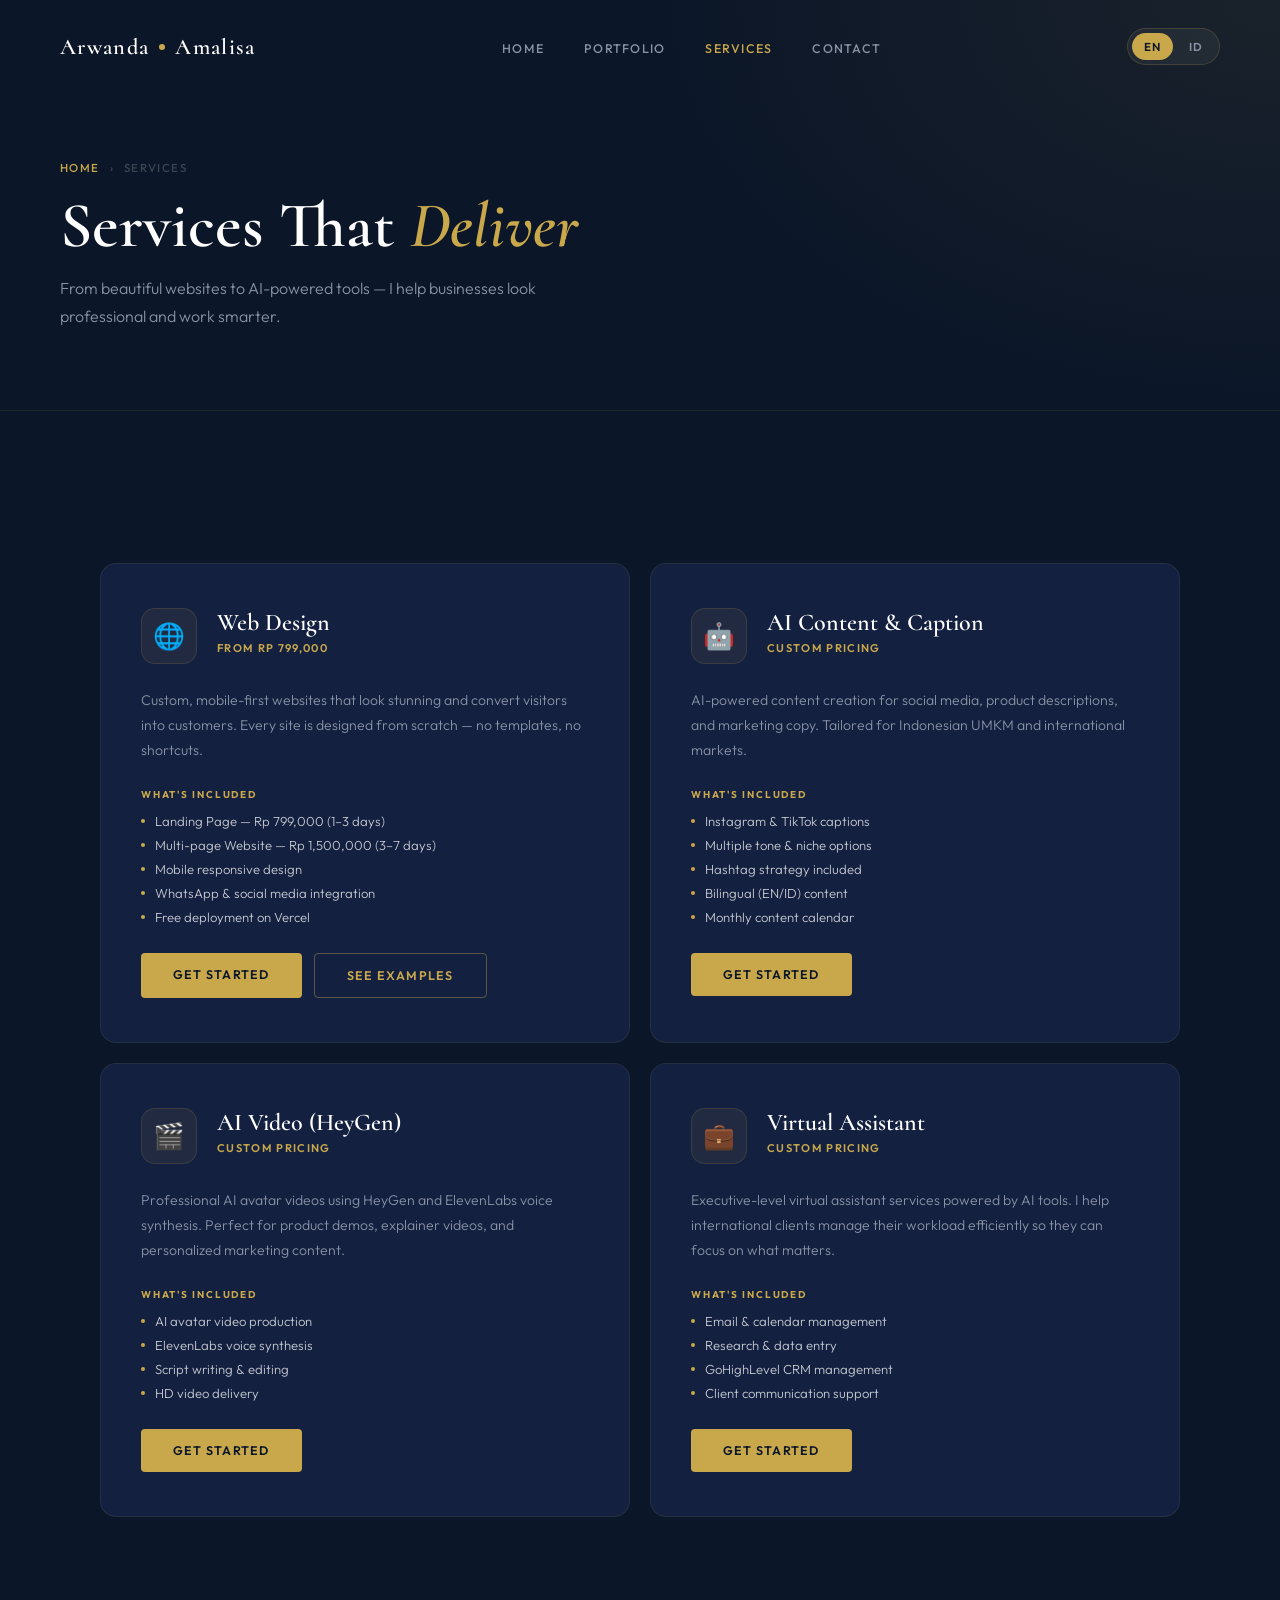
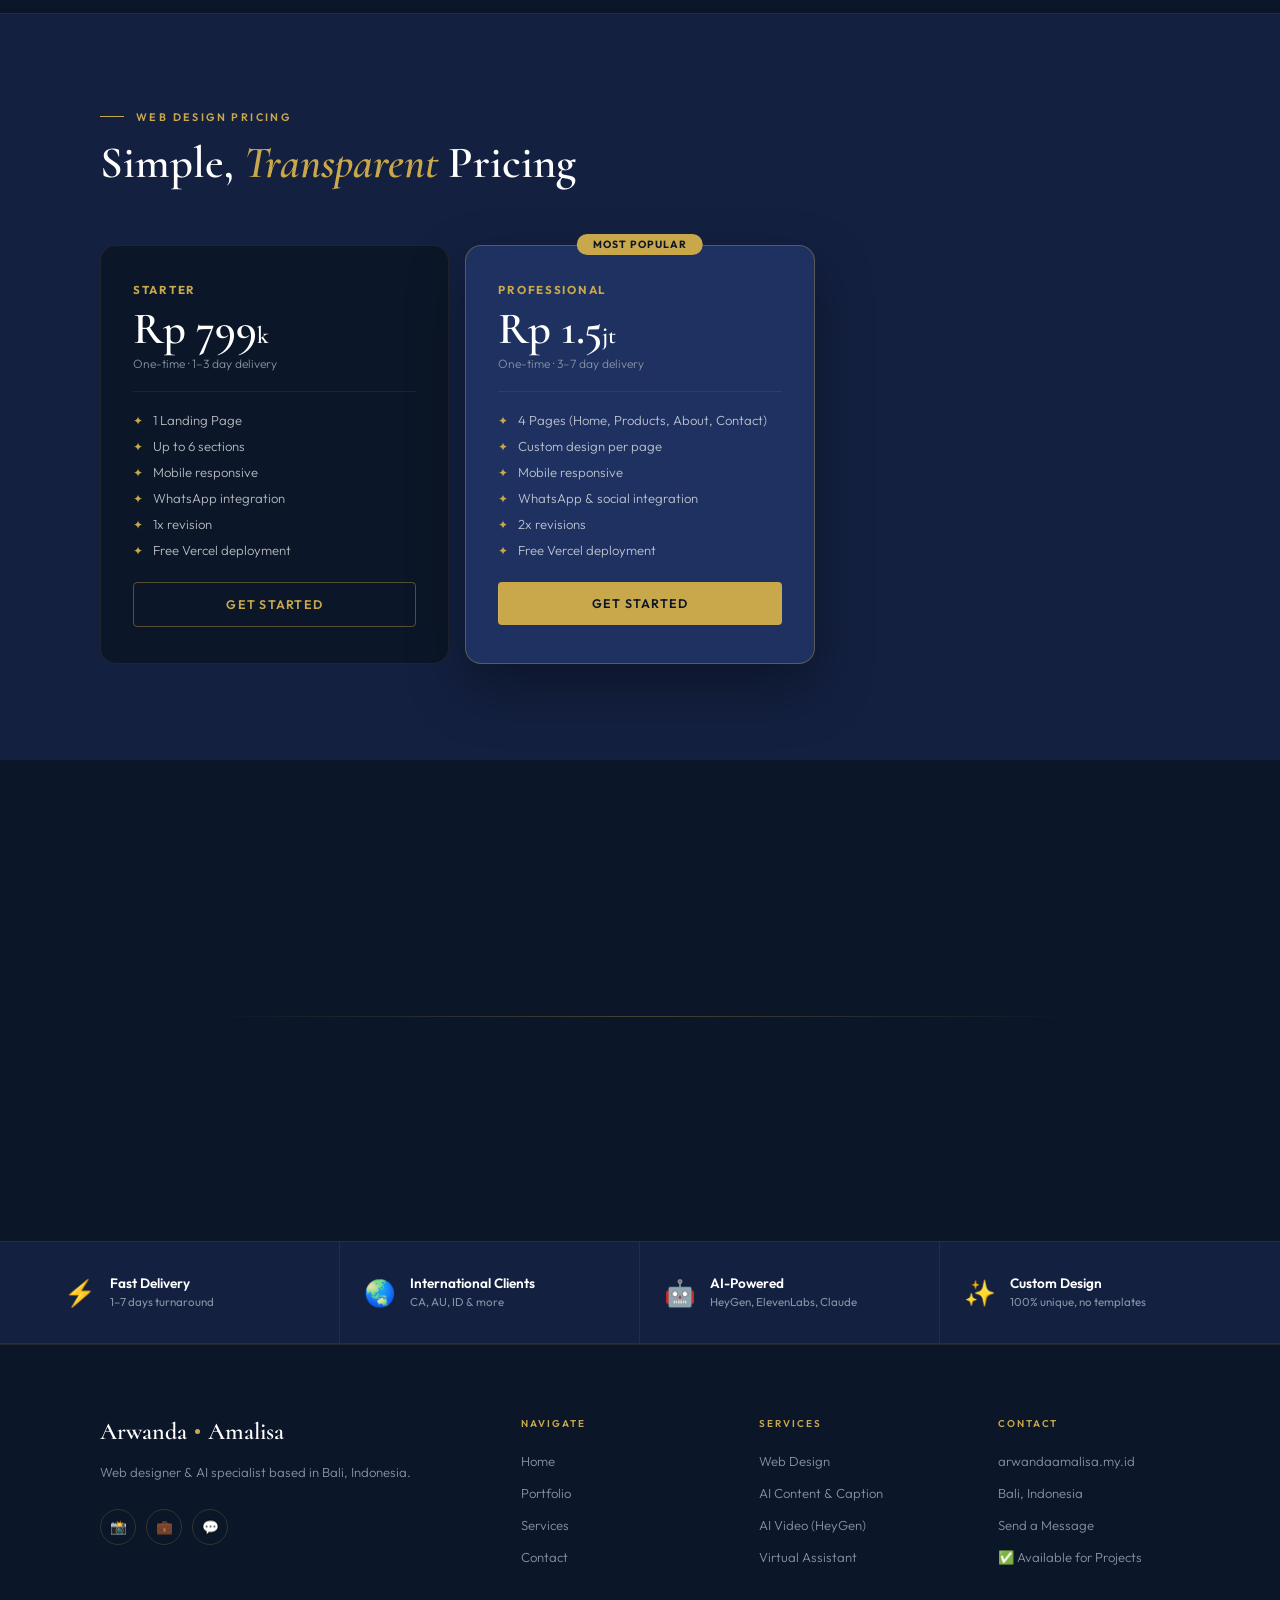
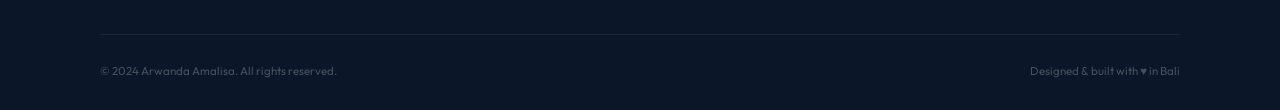
<file: aw-services (1).html>
<!DOCTYPE html>
<html lang="en">
<head>
<meta charset="UTF-8">
<meta name="viewport" content="width=device-width, initial-scale=1.0">
<title>Services — Arwanda Amalisa</title>
<link rel="stylesheet" href="shared.css">
<style>
  .services-section { background: var(--navy); }

  .services-grid {
    display: grid;
    grid-template-columns: 1fr 1fr;
    gap: 20px;
    margin-top: 56px;
  }

  .service-card {
    background: var(--navy-mid);
    border: 1px solid rgba(201,168,76,0.1);
    border-radius: 16px;
    padding: 44px 40px;
    transition: all 0.3s;
    position: relative;
    overflow: hidden;
  }

  .service-card::after {
    content: '';
    position: absolute;
    top: 0; left: 0; right: 0;
    height: 2px;
    background: linear-gradient(to right, var(--gold), var(--gold-light), transparent);
    opacity: 0;
    transition: opacity 0.3s;
  }

  .service-card:hover { border-color: rgba(201,168,76,0.25); transform: translateY(-4px); box-shadow: 0 24px 56px rgba(0,0,0,0.35); }
  .service-card:hover::after { opacity: 1; }

  .sc-header { display: flex; align-items: flex-start; gap: 20px; margin-bottom: 24px; }
  .sc-icon-wrap { width: 56px; height: 56px; background: rgba(201,168,76,0.08); border: 1px solid rgba(201,168,76,0.15); border-radius: 14px; display: flex; align-items: center; justify-content: center; font-size: 1.6rem; flex-shrink: 0; }
  .sc-name { font-family: 'Cormorant', serif; font-size: 1.5rem; font-weight: 600; color: var(--white); margin-bottom: 4px; }
  .sc-price-tag { font-size: 0.7rem; font-weight: 600; letter-spacing: 0.12em; text-transform: uppercase; color: var(--gold); }

  .sc-desc { font-size: 0.88rem; font-weight: 300; color: var(--gray); line-height: 1.8; margin-bottom: 24px; }

  .sc-includes { margin-bottom: 28px; }
  .sc-includes-title { font-size: 0.62rem; font-weight: 700; letter-spacing: 0.18em; text-transform: uppercase; color: var(--gold); margin-bottom: 12px; }
  .sc-item { display: flex; align-items: center; gap: 10px; margin-bottom: 8px; font-size: 0.82rem; font-weight: 300; color: rgba(255,255,255,0.75); }
  .sc-item::before { content: ''; width: 4px; height: 4px; background: var(--gold); border-radius: 50%; flex-shrink: 0; }

  .sc-cta { display: flex; gap: 12px; flex-wrap: wrap; }

  /* PRICING TABLE */
  .pricing-section { background: var(--navy-mid); border-top: 1px solid rgba(201,168,76,0.08); }

  .pricing-grid {
    display: grid;
    grid-template-columns: repeat(3, 1fr);
    gap: 16px;
    margin-top: 56px;
  }

  .pricing-card {
    background: var(--navy);
    border: 1px solid rgba(201,168,76,0.1);
    border-radius: 16px;
    padding: 36px 32px;
    position: relative;
    transition: all 0.3s;
  }

  .pricing-card.featured {
    background: var(--navy-light);
    border-color: rgba(201,168,76,0.35);
    box-shadow: 0 24px 56px rgba(0,0,0,0.35);
  }

  .pricing-card:hover { transform: translateY(-4px); box-shadow: 0 24px 56px rgba(0,0,0,0.3); }

  .pc-badge {
    position: absolute;
    top: -12px; left: 50%;
    transform: translateX(-50%);
    background: var(--gold);
    color: var(--navy);
    padding: 4px 16px;
    border-radius: 100px;
    font-size: 0.65rem;
    font-weight: 700;
    letter-spacing: 0.1em;
    text-transform: uppercase;
    white-space: nowrap;
  }

  .pc-name { font-size: 0.72rem; font-weight: 700; letter-spacing: 0.15em; text-transform: uppercase; color: var(--gold); margin-bottom: 10px; }
  .pc-price { font-family: 'Cormorant', serif; font-size: 2.8rem; font-weight: 600; color: var(--white); line-height: 1; margin-bottom: 4px; }
  .pc-period { font-size: 0.75rem; font-weight: 300; color: var(--gray); margin-bottom: 20px; }
  .pc-divider { height: 1px; background: rgba(255,255,255,0.06); margin-bottom: 20px; }
  .pc-feature { display: flex; align-items: center; gap: 10px; margin-bottom: 10px; font-size: 0.82rem; color: rgba(255,255,255,0.7); font-weight: 300; }
  .pc-feature-icon { color: var(--gold); font-size: 0.75rem; flex-shrink: 0; }
  .pc-cta { width: 100%; margin-top: 24px; text-align: center; display: block; }

  /* PROCESS */
  .process-section { background: var(--navy); }

  .process-steps {
    display: grid;
    grid-template-columns: repeat(4, 1fr);
    gap: 24px;
    margin-top: 52px;
    position: relative;
  }

  .process-steps::before {
    content: '';
    position: absolute;
    top: 28px; left: 10%; right: 10%;
    height: 1px;
    background: linear-gradient(to right, transparent, rgba(201,168,76,0.3), transparent);
  }

  .step-item { text-align: center; position: relative; }

  .step-num {
    width: 56px; height: 56px;
    background: var(--navy-mid);
    border: 1px solid rgba(201,168,76,0.25);
    border-radius: 50%;
    display: flex; align-items: center; justify-content: center;
    font-family: 'Cormorant', serif;
    font-size: 1.3rem;
    font-weight: 600;
    color: var(--gold);
    margin: 0 auto 16px;
    position: relative;
    z-index: 1;
    background: var(--navy);
  }

  .step-title { font-weight: 600; font-size: 0.9rem; color: var(--white); margin-bottom: 8px; }
  .step-desc { font-size: 0.78rem; font-weight: 300; color: var(--gray); line-height: 1.6; }

  @media (max-width: 768px) {
    .services-grid { grid-template-columns: 1fr; }
    .pricing-grid { grid-template-columns: 1fr; }
    .process-steps { grid-template-columns: 1fr 1fr; }
    .process-steps::before { display: none; }
  }
</style>
</head>
<body>

<nav id="nav">
  <a href="index.html" class="nav-logo">Arwanda <span class="nav-logo-dot"></span> Amalisa</a>
  <ul class="nav-links">
    <li><a href="index.html" data-en="Home" data-id="Beranda">Home</a></li>
    <li><a href="portfolio.html" data-en="Portfolio" data-id="Portfolio">Portfolio</a></li>
    <li><a href="services.html" class="active" data-en="Services" data-id="Layanan">Services</a></li>
    <li><a href="contact.html" data-en="Contact" data-id="Kontak">Contact</a></li>
  </ul>
  <div class="nav-lang">
    <button class="lang-btn" data-lang="en">EN</button>
    <button class="lang-btn" data-lang="id">ID</button>
  </div>
</nav>

<div class="page-header">
  <div class="page-header-inner">
    <div class="breadcrumb"><a href="index.html">Home</a> <span>›</span> <span data-en="Services" data-id="Layanan">Services</span></div>
    <h1 class="page-title" data-en="Services That <em>Deliver</em>" data-id="Layanan yang <em>Menghasilkan</em>">Services That <em>Deliver</em></h1>
    <p class="page-subtitle" data-en="From beautiful websites to AI-powered tools — I help businesses look professional and work smarter." data-id="Dari website cantik hingga tools berbasis AI — saya membantu bisnis tampil profesional dan bekerja lebih cerdas.">From beautiful websites to AI-powered tools — I help businesses look professional and work smarter.</p>
  </div>
</div>

<!-- SERVICES -->
<section class="services-section">
  <div class="container">
    <div class="services-grid">

      <div class="service-card fade-up">
        <div class="sc-header">
          <div class="sc-icon-wrap">🌐</div>
          <div>
            <div class="sc-name" data-en="Web Design" data-id="Web Design">Web Design</div>
            <div class="sc-price-tag" data-en="From Rp 799,000" data-id="Mulai Rp 799.000">From Rp 799,000</div>
          </div>
        </div>
        <p class="sc-desc" data-en="Custom, mobile-first websites that look stunning and convert visitors into customers. Every site is designed from scratch — no templates, no shortcuts." data-id="Website kustom yang mobile-first, tampil memukau, dan mengubah pengunjung menjadi pelanggan. Setiap website dirancang dari nol — tanpa template.">Custom, mobile-first websites that look stunning and convert visitors into customers. Every site is designed from scratch — no templates, no shortcuts.</p>
        <div class="sc-includes">
          <div class="sc-includes-title" data-en="What's Included" data-id="Yang Didapat">What's Included</div>
          <div class="sc-item" data-en="Landing Page — Rp 799,000 (1–3 days)" data-id="Landing Page — Rp 799.000 (1–3 hari)">Landing Page — Rp 799,000 (1–3 days)</div>
          <div class="sc-item" data-en="Multi-page Website — Rp 1,500,000 (3–7 days)" data-id="Website Multi-halaman — Rp 1.500.000 (3–7 hari)">Multi-page Website — Rp 1,500,000 (3–7 days)</div>
          <div class="sc-item" data-en="Mobile responsive design" data-id="Desain responsif mobile">Mobile responsive design</div>
          <div class="sc-item" data-en="WhatsApp & social media integration" data-id="Integrasi WhatsApp & media sosial">WhatsApp & social media integration</div>
          <div class="sc-item" data-en="Free deployment on Vercel" data-id="Deploy gratis di Vercel">Free deployment on Vercel</div>
        </div>
        <div class="sc-cta">
          <a href="contact.html" class="btn-gold" data-en="Get Started" data-id="Mulai Sekarang">Get Started</a>
          <a href="portfolio.html" class="btn-outline" data-en="See Examples" data-id="Lihat Contoh">See Examples</a>
        </div>
      </div>

      <div class="service-card fade-up">
        <div class="sc-header">
          <div class="sc-icon-wrap">🤖</div>
          <div>
            <div class="sc-name" data-en="AI Content & Caption" data-id="AI Konten & Caption">AI Content & Caption</div>
            <div class="sc-price-tag" data-en="Custom Pricing" data-id="Harga Menyesuaikan">Custom Pricing</div>
          </div>
        </div>
        <p class="sc-desc" data-en="AI-powered content creation for social media, product descriptions, and marketing copy. Tailored for Indonesian UMKM and international markets." data-id="Pembuatan konten berbasis AI untuk media sosial, deskripsi produk, dan copy marketing. Disesuaikan untuk UMKM Indonesia dan pasar internasional.">AI-powered content creation for social media, product descriptions, and marketing copy. Tailored for Indonesian UMKM and international markets.</p>
        <div class="sc-includes">
          <div class="sc-includes-title" data-en="What's Included" data-id="Yang Didapat">What's Included</div>
          <div class="sc-item" data-en="Instagram & TikTok captions" data-id="Caption Instagram & TikTok">Instagram & TikTok captions</div>
          <div class="sc-item" data-en="Multiple tone & niche options" data-id="Berbagai pilihan tone & niche">Multiple tone & niche options</div>
          <div class="sc-item" data-en="Hashtag strategy included" data-id="Strategi hashtag termasuk">Hashtag strategy included</div>
          <div class="sc-item" data-en="Bilingual (EN/ID) content" data-id="Konten bilingual (EN/ID)">Bilingual (EN/ID) content</div>
          <div class="sc-item" data-en="Monthly content calendar" data-id="Kalender konten bulanan">Monthly content calendar</div>
        </div>
        <div class="sc-cta">
          <a href="contact.html" class="btn-gold" data-en="Get Started" data-id="Mulai Sekarang">Get Started</a>
        </div>
      </div>

      <div class="service-card fade-up">
        <div class="sc-header">
          <div class="sc-icon-wrap">🎬</div>
          <div>
            <div class="sc-name" data-en="AI Video (HeyGen)" data-id="AI Video (HeyGen)">AI Video (HeyGen)</div>
            <div class="sc-price-tag" data-en="Custom Pricing" data-id="Harga Menyesuaikan">Custom Pricing</div>
          </div>
        </div>
        <p class="sc-desc" data-en="Professional AI avatar videos using HeyGen and ElevenLabs voice synthesis. Perfect for product demos, explainer videos, and personalized marketing content." data-id="Video AI avatar profesional menggunakan HeyGen dan ElevenLabs. Cocok untuk demo produk, video explainer, dan konten marketing personal.">Professional AI avatar videos using HeyGen and ElevenLabs voice synthesis. Perfect for product demos, explainer videos, and personalized marketing content.</p>
        <div class="sc-includes">
          <div class="sc-includes-title" data-en="What's Included" data-id="Yang Didapat">What's Included</div>
          <div class="sc-item" data-en="AI avatar video production" data-id="Produksi video AI avatar">AI avatar video production</div>
          <div class="sc-item" data-en="ElevenLabs voice synthesis" data-id="Sintesis suara ElevenLabs">ElevenLabs voice synthesis</div>
          <div class="sc-item" data-en="Script writing & editing" data-id="Penulisan & editing script">Script writing & editing</div>
          <div class="sc-item" data-en="HD video delivery" data-id="Pengiriman video HD">HD video delivery</div>
        </div>
        <div class="sc-cta">
          <a href="contact.html" class="btn-gold" data-en="Get Started" data-id="Mulai Sekarang">Get Started</a>
        </div>
      </div>

      <div class="service-card fade-up">
        <div class="sc-header">
          <div class="sc-icon-wrap">💼</div>
          <div>
            <div class="sc-name" data-en="Virtual Assistant" data-id="Virtual Assistant">Virtual Assistant</div>
            <div class="sc-price-tag" data-en="Custom Pricing" data-id="Harga Menyesuaikan">Custom Pricing</div>
          </div>
        </div>
        <p class="sc-desc" data-en="Executive-level virtual assistant services powered by AI tools. I help international clients manage their workload efficiently so they can focus on what matters." data-id="Layanan virtual assistant level eksekutif yang ditenagai tools AI. Membantu klien internasional mengelola pekerjaan secara efisien.">Executive-level virtual assistant services powered by AI tools. I help international clients manage their workload efficiently so they can focus on what matters.</p>
        <div class="sc-includes">
          <div class="sc-includes-title" data-en="What's Included" data-id="Yang Didapat">What's Included</div>
          <div class="sc-item" data-en="Email & calendar management" data-id="Manajemen email & kalender">Email & calendar management</div>
          <div class="sc-item" data-en="Research & data entry" data-id="Riset & input data">Research & data entry</div>
          <div class="sc-item" data-en="GoHighLevel CRM management" data-id="Manajemen GoHighLevel CRM">GoHighLevel CRM management</div>
          <div class="sc-item" data-en="Client communication support" data-id="Dukungan komunikasi klien">Client communication support</div>
        </div>
        <div class="sc-cta">
          <a href="contact.html" class="btn-gold" data-en="Get Started" data-id="Mulai Sekarang">Get Started</a>
        </div>
      </div>

    </div>
  </div>
</section>

<!-- PRICING -->
<section class="pricing-section">
  <div class="container">
    <div class="section-label fade-up" data-en="Web Design Pricing" data-id="Harga Web Design">Web Design Pricing</div>
    <h2 class="section-title fade-up" data-en="Simple, <em>Transparent</em> Pricing" data-id="Harga yang <em>Transparan</em>">Simple, <em>Transparent</em> Pricing</h2>
    <div class="pricing-grid">
      <div class="pricing-card fade-up">
        <div class="pc-name" data-en="Starter" data-id="Starter">Starter</div>
        <div class="pc-price">Rp 799<span style="font-size:1.5rem">k</span></div>
        <div class="pc-period" data-en="One-time · 1–3 day delivery" data-id="Sekali bayar · Selesai 1–3 hari">One-time · 1–3 day delivery</div>
        <div class="pc-divider"></div>
        <div class="pc-feature"><span class="pc-feature-icon">✦</span> <span data-en="1 Landing Page" data-id="1 Landing Page">1 Landing Page</span></div>
        <div class="pc-feature"><span class="pc-feature-icon">✦</span> <span data-en="Up to 6 sections" data-id="Hingga 6 section">Up to 6 sections</span></div>
        <div class="pc-feature"><span class="pc-feature-icon">✦</span> <span data-en="Mobile responsive" data-id="Responsif mobile">Mobile responsive</span></div>
        <div class="pc-feature"><span class="pc-feature-icon">✦</span> <span data-en="WhatsApp integration" data-id="Integrasi WhatsApp">WhatsApp integration</span></div>
        <div class="pc-feature"><span class="pc-feature-icon">✦</span> <span data-en="1x revision" data-id="1x revisi">1x revision</span></div>
        <div class="pc-feature"><span class="pc-feature-icon">✦</span> <span data-en="Free Vercel deployment" data-id="Deploy gratis Vercel">Free Vercel deployment</span></div>
        <a href="contact.html" class="btn-outline pc-cta" data-en="Get Started" data-id="Mulai Sekarang">Get Started</a>
      </div>

      <div class="pricing-card featured fade-up">
        <div class="pc-badge" data-en="Most Popular" data-id="Terpopuler">Most Popular</div>
        <div class="pc-name" data-en="Professional" data-id="Professional">Professional</div>
        <div class="pc-price">Rp 1.5<span style="font-size:1.5rem">jt</span></div>
        <div class="pc-period" data-en="One-time · 3–7 day delivery" data-id="Sekali bayar · Selesai 3–7 hari">One-time · 3–7 day delivery</div>
        <div class="pc-divider"></div>
        <div class="pc-feature"><span class="pc-feature-icon">✦</span> <span data-en="4 Pages (Home, Products, About, Contact)" data-id="4 Halaman (Home, Produk, Tentang, Kontak)">4 Pages</span></div>
        <div class="pc-feature"><span class="pc-feature-icon">✦</span> <span data-en="Custom design per page" data-id="Desain kustom per halaman">Custom design per page</span></div>
        <div class="pc-feature"><span class="pc-feature-icon">✦</span> <span data-en="Mobile responsive" data-id="Responsif mobile">Mobile responsive</span></div>
        <div class="pc-feature"><span class="pc-feature-icon">✦</span> <span data-en="WhatsApp & social integration" data-id="Integrasi WhatsApp & sosial">WhatsApp & social integration</span></div>
        <div class="pc-feature"><span class="pc-feature-icon">✦</span> <span data-en="2x revisions" data-id="2x revisi">2x revisions</span></div>
        <div class="pc-feature"><span class="pc-feature-icon">✦</span> <span data-en="Free Vercel deployment" data-id="Deploy gratis Vercel">Free Vercel deployment</span></div>
        <a href="contact.html" class="btn-gold pc-cta" data-en="Get Started" data-id="Mulai Sekarang">Get Started</a>
      </div>

      <div class="pricing-card fade-up">
        <div class="pc-name" data-en="Custom" data-id="Kustom">Custom</div>
        <div class="pc-price" style="font-size:2rem" data-en="Let's Talk" data-id="Diskusi">Let's Talk</div>
        <div class="pc-period" data-en="Timeline based on scope" data-id="Timeline sesuai kebutuhan">Timeline based on scope</div>
        <div class="pc-divider"></div>
        <div class="pc-feature"><span class="pc-feature-icon">✦</span> <span data-en="E-commerce websites" data-id="Website e-commerce">E-commerce websites</span></div>
        <div class="pc-feature"><span class="pc-feature-icon">✦</span> <span data-en="AI chatbot integration" data-id="Integrasi AI chatbot">AI chatbot integration</span></div>
        <div class="pc-feature"><span class="pc-feature-icon">✦</span> <span data-en="GoHighLevel setup" data-id="Setup GoHighLevel">GoHighLevel setup</span></div>
        <div class="pc-feature"><span class="pc-feature-icon">✦</span> <span data-en="Custom features & integrations" data-id="Fitur & integrasi kustom">Custom features & integrations</span></div>
        <div class="pc-feature"><span class="pc-feature-icon">✦</span> <span data-en="Unlimited revisions" data-id="Revisi unlimited">Unlimited revisions</span></div>
        <div class="pc-feature"><span class="pc-feature-icon">✦</span> <span data-en="Priority support" data-id="Dukungan prioritas">Priority support</span></div>
        <a href="contact.html" class="btn-outline pc-cta" data-en="Contact Me" data-id="Hubungi Saya">Contact Me</a>
      </div>
    </div>
  </div>
</section>

<!-- PROCESS -->
<section class="process-section">
  <div class="container">
    <div class="section-label fade-up" data-en="How It Works" data-id="Cara Kerja">How It Works</div>
    <h2 class="section-title fade-up" data-en="Simple <em>Process</em>, Great Results" data-id="Proses <em>Sederhana</em>, Hasil Luar Biasa">Simple <em>Process</em>, Great Results</h2>
    <div class="process-steps">
      <div class="step-item fade-up">
        <div class="step-num">01</div>
        <div class="step-title" data-en="Discovery Call" data-id="Konsultasi Awal">Discovery Call</div>
        <p class="step-desc" data-en="We discuss your goals, target audience, design preferences, and timeline via WhatsApp or video call." data-id="Kita diskusi tujuan, target audience, preferensi desain, dan timeline via WhatsApp atau video call.">We discuss your goals, target audience, design preferences, and timeline via WhatsApp or video call.</p>
      </div>
      <div class="step-item fade-up">
        <div class="step-num">02</div>
        <div class="step-title" data-en="You Send Assets" data-id="Kirim Aset">You Send Assets</div>
        <p class="step-desc" data-en="Send your logo, photos, content, and any references. I'll handle the rest." data-id="Kirim logo, foto, konten, dan referensi. Sisanya saya yang urus.">Send your logo, photos, content, and any references. I'll handle the rest.</p>
      </div>
      <div class="step-item fade-up">
        <div class="step-num">03</div>
        <div class="step-title" data-en="I Build It" data-id="Saya Buat">I Build It</div>
        <p class="step-desc" data-en="I design and build your website. You'll receive a preview link to review before going live." data-id="Saya desain dan bangun website. Anda akan menerima link preview sebelum live.">I design and build your website. You'll receive a preview link to review before going live.</p>
      </div>
      <div class="step-item fade-up">
        <div class="step-num">04</div>
        <div class="step-title" data-en="Launch 🚀" data-id="Launching 🚀">Launch 🚀</div>
        <p class="step-desc" data-en="After your approval, we deploy the website and you're live! Revisions included in every package." data-id="Setelah persetujuan, website langsung live! Revisi sudah termasuk dalam setiap paket.">After your approval, we deploy the website and you're live! Revisions included in every package.</p>
      </div>
    </div>
  </div>
</section>

<div class="features-bar">
  <div class="container" style="padding:0">
    <div class="features-grid">
      <div class="feature-item"><div class="feature-icon">⚡</div><div><div class="feature-title" data-en="Fast Delivery" data-id="Pengiriman Cepat">Fast Delivery</div><div class="feature-desc" data-en="1–7 days turnaround" data-id="Selesai 1–7 hari">1–7 days turnaround</div></div></div>
      <div class="feature-item"><div class="feature-icon">🌏</div><div><div class="feature-title" data-en="International Clients" data-id="Klien Internasional">International Clients</div><div class="feature-desc" data-en="CA, AU, ID & more" data-id="CA, AU, ID & lainnya">CA, AU, ID & more</div></div></div>
      <div class="feature-item"><div class="feature-icon">🤖</div><div><div class="feature-title" data-en="AI-Powered" data-id="Berbasis AI">AI-Powered</div><div class="feature-desc" data-en="HeyGen, ElevenLabs, Claude" data-id="HeyGen, ElevenLabs, Claude">HeyGen, ElevenLabs, Claude</div></div></div>
      <div class="feature-item"><div class="feature-icon">✨</div><div><div class="feature-title" data-en="Custom Design" data-id="Desain Kustom">Custom Design</div><div class="feature-desc" data-en="100% unique, no templates" data-id="100% unik, tanpa template">100% unique, no templates</div></div></div>
    </div>
  </div>
</div>

<footer>
  <div class="container">
    <div class="footer-grid">
      <div>
        <div class="footer-logo">Arwanda <span class="footer-logo-dot"></span> Amalisa</div>
        <p class="footer-desc" data-en="Web designer & AI specialist based in Bali, Indonesia." data-id="Web designer & AI specialist berbasis di Bali.">Web designer & AI specialist based in Bali, Indonesia.</p>
        <div class="footer-social"><a href="#" class="fs-btn">📸</a><a href="#" class="fs-btn">💼</a><a href="#" class="fs-btn">💬</a></div>
      </div>
      <div><div class="footer-heading">Navigate</div><ul class="footer-links"><li><a href="index.html" data-en="Home" data-id="Beranda">Home</a></li><li><a href="portfolio.html" data-en="Portfolio" data-id="Portfolio">Portfolio</a></li><li><a href="services.html" data-en="Services" data-id="Layanan">Services</a></li><li><a href="contact.html" data-en="Contact" data-id="Kontak">Contact</a></li></ul></div>
      <div><div class="footer-heading">Services</div><ul class="footer-links"><li><a href="#">Web Design</a></li><li><a href="#">AI Content & Caption</a></li><li><a href="#">AI Video (HeyGen)</a></li><li><a href="#">Virtual Assistant</a></li></ul></div>
      <div><div class="footer-heading">Contact</div><ul class="footer-links"><li><a href="#">arwandaamalisa.my.id</a></li><li><a href="#">Bali, Indonesia</a></li><li><a href="contact.html" data-en="Send a Message" data-id="Kirim Pesan">Send a Message</a></li><li><a href="#" data-en="✅ Available for Projects" data-id="✅ Tersedia untuk Proyek">✅ Available for Projects</a></li></ul></div>
    </div>
    <div class="footer-bottom">
      <div class="footer-copy">© 2024 Arwanda Amalisa. All rights reserved.</div>
      <div class="footer-credit">Designed & built with ♥ in Bali</div>
    </div>
  </div>
</footer>

<script src="shared.js"></script>
</body>
</html>
</file>
<file: shared.css>
@import url('https://fonts.googleapis.com/css2?family=Cormorant:ital,wght@0,400;0,600;1,400;1,600&family=Outfit:wght@300;400;500;600&display=swap');

:root {
  --navy: #0B1628;
  --navy-mid: #132040;
  --navy-light: #1E3160;
  --gold: #C9A84C;
  --gold-light: #E2C97E;
  --gold-pale: #F5EDD6;
  --white: #FFFFFF;
  --off-white: #F8F6F1;
  --gray: #8892A4;
  --gray-light: #C4CBDA;
}

* { margin: 0; padding: 0; box-sizing: border-box; }
html { scroll-behavior: smooth; }

body {
  font-family: 'Outfit', sans-serif;
  background: var(--navy);
  color: var(--white);
  overflow-x: hidden;
}

/* NAV */
nav {
  position: fixed;
  top: 0; left: 0; right: 0;
  z-index: 100;
  padding: 28px 60px;
  display: flex;
  justify-content: space-between;
  align-items: center;
  transition: all 0.4s ease;
}

nav.scrolled {
  background: rgba(11,22,40,0.97);
  backdrop-filter: blur(20px);
  padding: 18px 60px;
  border-bottom: 1px solid rgba(201,168,76,0.15);
}

.nav-logo {
  font-family: 'Cormorant', serif;
  font-size: 1.4rem;
  font-weight: 600;
  color: var(--white);
  text-decoration: none;
  letter-spacing: 0.06em;
  display: flex;
  align-items: center;
  gap: 10px;
}

.nav-logo-dot {
  width: 6px; height: 6px;
  background: var(--gold);
  border-radius: 50%;
}

.nav-links { display: flex; gap: 8px; list-style: none; }

.nav-links a {
  text-decoration: none;
  color: var(--gray);
  font-size: 0.78rem;
  font-weight: 500;
  letter-spacing: 0.1em;
  text-transform: uppercase;
  padding: 8px 16px;
  border-radius: 100px;
  transition: all 0.3s;
}

.nav-links a:hover { color: var(--white); background: rgba(255,255,255,0.06); }
.nav-links a.active { color: var(--gold); }

.nav-lang {
  display: flex;
  gap: 4px;
  align-items: center;
  background: rgba(255,255,255,0.05);
  border: 1px solid rgba(201,168,76,0.2);
  border-radius: 100px;
  padding: 4px;
}

.lang-btn {
  background: none;
  border: none;
  color: var(--gray);
  font-family: 'Outfit', sans-serif;
  font-size: 0.72rem;
  font-weight: 600;
  letter-spacing: 0.08em;
  padding: 6px 12px;
  border-radius: 100px;
  cursor: pointer;
  transition: all 0.2s;
}

.lang-btn.active {
  background: var(--gold);
  color: var(--navy);
}

/* PAGE HEADER */
.page-header {
  padding: 160px 60px 80px;
  position: relative;
  overflow: hidden;
  border-bottom: 1px solid rgba(201,168,76,0.1);
}

.page-header::before {
  content: '';
  position: absolute;
  top: 0; right: 0;
  width: 50%;
  height: 100%;
  background: radial-gradient(ellipse at top right, rgba(201,168,76,0.08) 0%, transparent 70%);
  pointer-events: none;
}

.breadcrumb {
  font-size: 0.72rem;
  font-weight: 500;
  letter-spacing: 0.12em;
  text-transform: uppercase;
  color: var(--gray);
  margin-bottom: 16px;
  display: flex;
  align-items: center;
  gap: 10px;
}

.breadcrumb a { color: var(--gold); text-decoration: none; }
.breadcrumb span { color: rgba(255,255,255,0.2); }

.page-title {
  font-family: 'Cormorant', serif;
  font-size: clamp(2.5rem, 5vw, 4.5rem);
  font-weight: 600;
  line-height: 1.1;
  color: var(--white);
}

.page-title em { font-style: italic; color: var(--gold); }

.page-subtitle {
  font-size: 1rem;
  font-weight: 300;
  color: var(--gray);
  margin-top: 14px;
  max-width: 500px;
  line-height: 1.7;
}

/* SECTION */
section { padding: 96px 0; }
.container { max-width: 1200px; margin: 0 auto; padding: 0 60px; }

.section-label {
  font-size: 0.68rem;
  font-weight: 600;
  letter-spacing: 0.22em;
  text-transform: uppercase;
  color: var(--gold);
  margin-bottom: 14px;
  display: flex;
  align-items: center;
  gap: 12px;
}

.section-label::before {
  content: '';
  width: 24px; height: 1px;
  background: var(--gold);
}

.section-title {
  font-family: 'Cormorant', serif;
  font-size: clamp(2rem, 3.5vw, 3rem);
  font-weight: 600;
  line-height: 1.15;
  color: var(--white);
}

.section-title em { font-style: italic; color: var(--gold); }

/* GOLD DIVIDER */
.gold-line {
  width: 48px; height: 1px;
  background: linear-gradient(to right, var(--gold), transparent);
  margin: 20px 0;
}

/* BUTTONS */
.btn-gold {
  background: var(--gold);
  color: var(--navy);
  padding: 14px 32px;
  border: none;
  border-radius: 4px;
  font-family: 'Outfit', sans-serif;
  font-size: 0.78rem;
  font-weight: 600;
  letter-spacing: 0.1em;
  text-transform: uppercase;
  cursor: pointer;
  text-decoration: none;
  display: inline-block;
  transition: all 0.3s;
  position: relative;
  overflow: hidden;
}

.btn-gold::before {
  content: '';
  position: absolute;
  inset: 0;
  background: rgba(255,255,255,0.15);
  transform: translateX(-100%);
  transition: transform 0.3s ease;
}

.btn-gold:hover::before { transform: translateX(0); }
.btn-gold:hover { transform: translateY(-2px); box-shadow: 0 12px 32px rgba(201,168,76,0.3); }

.btn-outline {
  background: transparent;
  color: var(--gold);
  padding: 14px 32px;
  border: 1px solid rgba(201,168,76,0.4);
  border-radius: 4px;
  font-family: 'Outfit', sans-serif;
  font-size: 0.78rem;
  font-weight: 600;
  letter-spacing: 0.1em;
  text-transform: uppercase;
  cursor: pointer;
  text-decoration: none;
  display: inline-block;
  transition: all 0.3s;
}

.btn-outline:hover {
  background: rgba(201,168,76,0.08);
  border-color: var(--gold);
}

/* FEATURES BAR */
.features-bar {
  background: var(--navy-mid);
  border-top: 1px solid rgba(201,168,76,0.1);
  border-bottom: 1px solid rgba(201,168,76,0.1);
}

.features-grid {
  display: grid;
  grid-template-columns: repeat(4, 1fr);
}

.feature-item {
  padding: 32px 24px;
  border-right: 1px solid rgba(201,168,76,0.1);
  display: flex;
  align-items: center;
  gap: 14px;
  transition: background 0.3s;
}

.feature-item:last-child { border-right: none; }
.feature-item:hover { background: rgba(201,168,76,0.04); }

.feature-icon { font-size: 1.6rem; flex-shrink: 0; }
.feature-title { font-weight: 600; font-size: 0.85rem; color: var(--white); }
.feature-desc { font-size: 0.72rem; color: var(--gray); margin-top: 2px; line-height: 1.4; }

/* FOOTER */
footer {
  background: var(--navy);
  border-top: 1px solid rgba(201,168,76,0.12);
  padding: 72px 0 32px;
}

.footer-grid {
  display: grid;
  grid-template-columns: 2fr 1fr 1fr 1fr;
  gap: 56px;
  margin-bottom: 56px;
}

.footer-logo {
  font-family: 'Cormorant', serif;
  font-size: 1.5rem;
  font-weight: 600;
  color: var(--white);
  margin-bottom: 14px;
  display: flex;
  align-items: center;
  gap: 8px;
}

.footer-logo-dot { width: 5px; height: 5px; background: var(--gold); border-radius: 50%; }

.footer-desc {
  font-size: 0.82rem;
  font-weight: 300;
  line-height: 1.9;
  color: var(--gray);
  margin-bottom: 24px;
}

.footer-social { display: flex; gap: 10px; }

.fs-btn {
  width: 36px; height: 36px;
  border: 1px solid rgba(201,168,76,0.2);
  border-radius: 50%;
  display: flex; align-items: center; justify-content: center;
  font-size: 0.85rem;
  cursor: pointer;
  text-decoration: none;
  color: var(--gray);
  transition: all 0.3s;
}

.fs-btn:hover { border-color: var(--gold); color: var(--gold); }

.footer-heading {
  font-size: 0.62rem;
  font-weight: 600;
  letter-spacing: 0.2em;
  text-transform: uppercase;
  color: var(--gold);
  margin-bottom: 20px;
}

.footer-links { list-style: none; }
.footer-links li { margin-bottom: 12px; }
.footer-links a {
  text-decoration: none;
  color: var(--gray);
  font-size: 0.82rem;
  font-weight: 300;
  transition: color 0.2s;
}
.footer-links a:hover { color: var(--gold); }

.footer-bottom {
  border-top: 1px solid rgba(255,255,255,0.06);
  padding-top: 28px;
  display: flex;
  justify-content: space-between;
  align-items: center;
  flex-wrap: wrap;
  gap: 12px;
}

.footer-copy { font-size: 0.72rem; color: rgba(255,255,255,0.25); }
.footer-credit { font-size: 0.72rem; color: rgba(255,255,255,0.25); }
.footer-credit a { color: var(--gold); text-decoration: none; }

/* NOTIF */
.notif {
  position: fixed;
  bottom: 32px; right: 32px;
  background: var(--navy-mid);
  color: var(--white);
  padding: 16px 24px;
  border-left: 3px solid var(--gold);
  z-index: 9999;
  font-size: 0.85rem;
  opacity: 0;
  transform: translateY(20px);
  transition: all 0.4s ease;
  max-width: 300px;
  box-shadow: 0 16px 48px rgba(0,0,0,0.4);
  border-radius: 0 4px 4px 0;
}

.notif.show { opacity: 1; transform: translateY(0); }

/* FADE UP */
.fade-up {
  opacity: 0;
  transform: translateY(36px);
  transition: all 0.8s cubic-bezier(0.16, 1, 0.3, 1);
}

.fade-up.visible { opacity: 1; transform: translateY(0); }

/* MOBILE */
@media (max-width: 768px) {
  nav { padding: 18px 20px; }
  nav.scrolled { padding: 14px 20px; }
  .nav-links { display: none; }
  .page-header { padding: 120px 20px 60px; }
  .container { padding: 0 20px; }
  section { padding: 64px 0; }
  .features-grid { grid-template-columns: 1fr 1fr; }
  .feature-item { border-bottom: 1px solid rgba(201,168,76,0.1); }
  .feature-item:nth-child(odd) { border-right: 1px solid rgba(201,168,76,0.1); }
  .feature-item:nth-child(even) { border-right: none; }
  .footer-grid { grid-template-columns: 1fr 1fr; gap: 32px; }
  footer { padding: 52px 0 24px; }
  .footer-bottom { flex-direction: column; text-align: center; }
}
</file>
